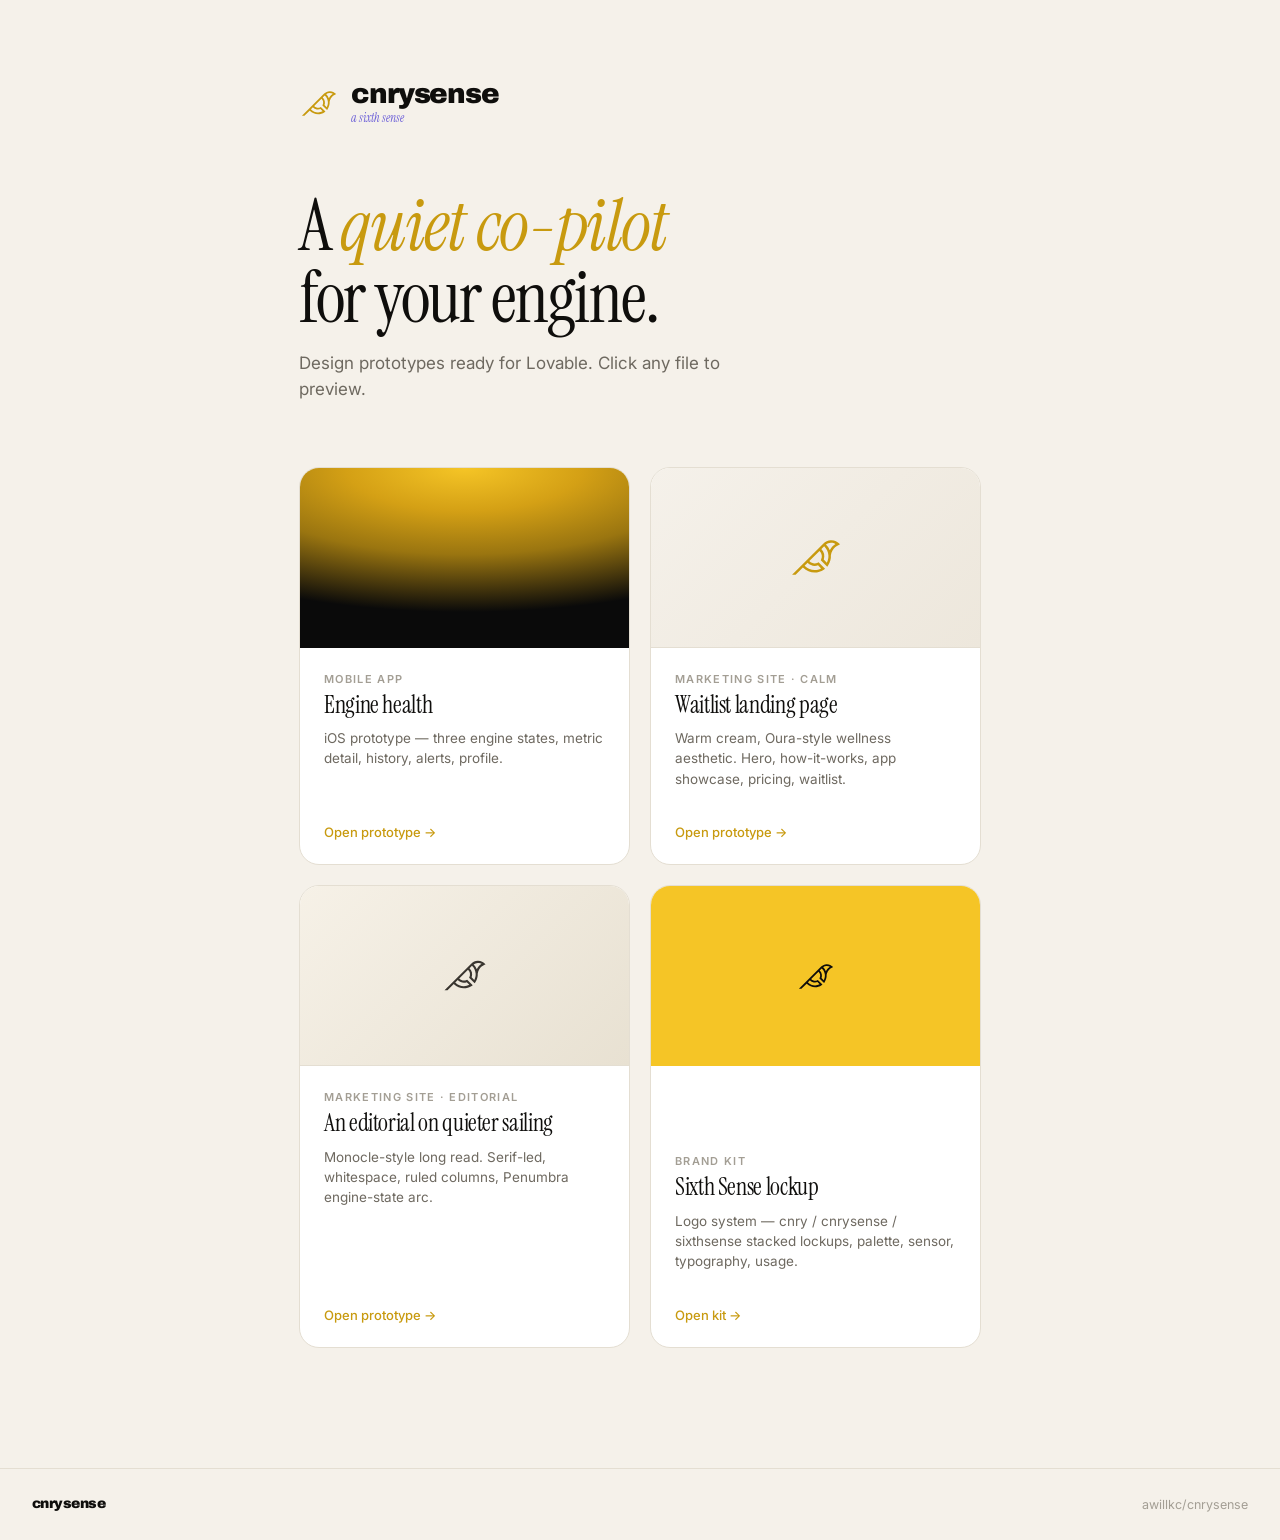
<file: index.html>
<!doctype html>
<html lang="en">
<head>
<meta charset="utf-8"/>
<meta name="viewport" content="width=device-width,initial-scale=1"/>
<title>cnrysense — project</title>
<link rel="preconnect" href="https://fonts.googleapis.com">
<link rel="preconnect" href="https://fonts.gstatic.com" crossorigin>
<link href="https://fonts.googleapis.com/css2?family=Archivo:wght@900&family=Instrument+Serif:ital@0;1&family=Inter:wght@400;500;600&display=swap" rel="stylesheet">
<style>
  :root { --ink:#0F0E0C; --bg:#F5F1EA; --line:#E4DED2; --canary:#F5C526; --canary-deep:#C89A0F; --dusk:#6B5ED8; }
  *, *::before, *::after { box-sizing: border-box; }
  body { margin: 0; background: var(--bg); color: var(--ink); font-family: 'Inter', system-ui, sans-serif; min-height: 100vh; display: flex; flex-direction: column; -webkit-font-smoothing: antialiased; }
  .wrap { max-width: 960px; margin: 0 auto; padding: 80px 32px 120px; flex: 1; }

  .brand { display: flex; align-items: center; gap: 12px; margin-bottom: 64px; }
  .brand svg { width: 40px; height: 31px; }
  .brand-text { display: flex; flex-direction: column; gap: 2px; }
  .lockup { font-family: 'Archivo', sans-serif; font-weight: 900; letter-spacing: -0.04em; text-transform: lowercase; font-size: 28px; line-height: 1; color: var(--ink); }
  .strapline { font-family: 'Instrument Serif', serif; font-style: italic; font-size: 12px; color: var(--dusk); }

  h1 { font-family: 'Instrument Serif', serif; font-size: clamp(40px, 6vw, 72px); font-weight: 400; letter-spacing: -0.025em; line-height: 1; margin: 0 0 16px; }
  h1 em { font-style: italic; color: var(--canary-deep); }
  .sub { font-size: 17px; color: #6E6960; margin: 0 0 64px; max-width: 480px; line-height: 1.55; }

  .grid { display: grid; grid-template-columns: repeat(auto-fill, minmax(280px, 1fr)); gap: 20px; }
  .card { background: #fff; border: 1px solid var(--line); border-radius: 20px; overflow: hidden; text-decoration: none; color: inherit; display: flex; flex-direction: column; transition: transform .2s, box-shadow .2s; }
  .card:hover { transform: translateY(-3px); box-shadow: 0 16px 40px -16px rgba(15,14,12,.2); }
  .card-thumb { height: 180px; display: flex; align-items: center; justify-content: center; font-size: 48px; }
  .card-thumb.app { background: radial-gradient(ellipse 120% 80% at 50% 0%, #F5C526 0%, #D4A015 30%, #9A7510 60%, #0A0A0A 100%); }
  .card-thumb.calm { background: linear-gradient(135deg, #F5F1EA 0%, #EDE7DC 100%); border-bottom: 1px solid var(--line); }
  .card-thumb.editorial { background: linear-gradient(135deg, #F6F1E7 0%, #E8E1D2 100%); border-bottom: 1px solid var(--line); }
  .card-thumb.brand { background: var(--canary); }
  .card-body { padding: 24px; flex: 1; display: flex; flex-direction: column; gap: 6px; }
  .card-tag { font-size: 11px; font-weight: 600; letter-spacing: 0.12em; text-transform: uppercase; color: #A39E94; }
  .card-title { font-family: 'Instrument Serif', serif; font-size: 24px; font-weight: 400; letter-spacing: -0.015em; line-height: 1.1; margin: 0; }
  .card-desc { font-size: 13.5px; color: #6E6960; line-height: 1.5; margin-top: 4px; }
  .card-arrow { margin-top: auto; padding-top: 16px; font-size: 13px; font-weight: 500; color: var(--canary-deep); display: flex; align-items: center; gap: 6px; }

  footer { border-top: 1px solid var(--line); padding: 28px 32px; display: flex; justify-content: space-between; align-items: center; font-size: 12.5px; color: #A39E94; }
</style>
</head>
<body>
<div class="wrap">
  <div class="brand">
    <svg viewBox="0 0 287 218"><path fill="#C89A0F" fill-rule="evenodd" d="M217.161,66.369 C216.096,68.197 215.13,70.071 214.22,71.97 C210.054,61.378 203.747,51.653 195.568,43.474 L194.719,42.625 C201.974,37.297 210.65,34.204 219.778,33.874 C229.531,33.539 237.463,36.38 243.081,39.444 C234.318,45.062 224.583,53.617 217.161,66.369 Z M199.037,135.577 L183.216,119.755 C189.908,101.702 185.553,81.128 171.734,67.31 L170.525,66.101 L175.198,61.427 L175.157,61.386 L185.29,51.252 L186.539,52.501 C198.505,64.468 205.784,80.321 207.051,97.16 L207.06,99.654 L207.204,99.792 C207.658,112.255 204.808,124.654 199.037,135.577 Z M101.378,137.662 C115.18,151.466 135.738,155.824 153.787,149.154 L169.618,164.985 C142.534,179.36 108.708,174.603 86.572,152.469 L85.331,151.228 L91.043,145.501 L91.084,145.541 L100.171,136.455 L101.378,137.662 Z M259.328,35.215 C254.156,30.73 239.888,20.356 219.316,21.121 C204.632,21.649 190.827,27.665 180.437,38.055 L20.819,197.673 L38.869,197.673 L76.295,160.248 L77.543,161.497 C93.682,177.636 115.083,185.948 136.626,185.947 C152.901,185.947 169.26,181.201 183.486,171.503 L189.853,167.163 L156.583,133.894 L152.508,135.847 C138.398,142.602 121.479,139.704 110.407,128.635 L109.198,127.427 L161.497,75.129 L162.705,76.337 C173.791,87.423 176.686,104.354 169.907,118.465 L167.948,122.544 L201.22,155.816 L205.561,149.451 C215.926,134.255 220.979,115.755 219.851,97.275 C221.032,88.524 223.833,80.294 228.189,72.785 C236.76,58.053 249.065,49.993 257.875,45.812 L266.718,41.631 L259.328,35.215 Z"/></svg>
    <div class="brand-text">
      <span class="lockup">cnrysense</span>
      <span class="strapline">a sixth sense</span>
    </div>
  </div>

  <h1>A <em>quiet co-pilot</em><br>for your engine.</h1>
  <p class="sub">Design prototypes ready for Lovable. Click any file to preview.</p>

  <div class="grid">
    <a class="card" href="CNRY.html">
      <div class="card-thumb app"></div>
      <div class="card-body">
        <div class="card-tag">Mobile App</div>
        <h2 class="card-title">Engine health</h2>
        <p class="card-desc">iOS prototype — three engine states, metric detail, history, alerts, profile.</p>
        <div class="card-arrow">Open prototype →</div>
      </div>
    </a>
    <a class="card" href="marketing-calm.html">
      <div class="card-thumb calm">
        <svg viewBox="0 0 287 218" width="56" height="43"><path fill="#C89A0F" fill-rule="evenodd" d="M217.161,66.369 C216.096,68.197 215.13,70.071 214.22,71.97 C210.054,61.378 203.747,51.653 195.568,43.474 L194.719,42.625 C201.974,37.297 210.65,34.204 219.778,33.874 C229.531,33.539 237.463,36.38 243.081,39.444 C234.318,45.062 224.583,53.617 217.161,66.369 Z M199.037,135.577 L183.216,119.755 C189.908,101.702 185.553,81.128 171.734,67.31 L170.525,66.101 L175.198,61.427 L175.157,61.386 L185.29,51.252 L186.539,52.501 C198.505,64.468 205.784,80.321 207.051,97.16 L207.06,99.654 L207.204,99.792 C207.658,112.255 204.808,124.654 199.037,135.577 Z M101.378,137.662 C115.18,151.466 135.738,155.824 153.787,149.154 L169.618,164.985 C142.534,179.36 108.708,174.603 86.572,152.469 L85.331,151.228 L91.043,145.501 L91.084,145.541 L100.171,136.455 L101.378,137.662 Z M259.328,35.215 C254.156,30.73 239.888,20.356 219.316,21.121 C204.632,21.649 190.827,27.665 180.437,38.055 L20.819,197.673 L38.869,197.673 L76.295,160.248 L77.543,161.497 C93.682,177.636 115.083,185.948 136.626,185.947 C152.901,185.947 169.26,181.201 183.486,171.503 L189.853,167.163 L156.583,133.894 L152.508,135.847 C138.398,142.602 121.479,139.704 110.407,128.635 L109.198,127.427 L161.497,75.129 L162.705,76.337 C173.791,87.423 176.686,104.354 169.907,118.465 L167.948,122.544 L201.22,155.816 L205.561,149.451 C215.926,134.255 220.979,115.755 219.851,97.275 C221.032,88.524 223.833,80.294 228.189,72.785 C236.76,58.053 249.065,49.993 257.875,45.812 L266.718,41.631 L259.328,35.215 Z"/></svg>
      </div>
      <div class="card-body">
        <div class="card-tag">Marketing Site · Calm</div>
        <h2 class="card-title">Waitlist landing page</h2>
        <p class="card-desc">Warm cream, Oura-style wellness aesthetic. Hero, how-it-works, app showcase, pricing, waitlist.</p>
        <div class="card-arrow">Open prototype →</div>
      </div>
    </a>
    <a class="card" href="marketing-editorial.html">
      <div class="card-thumb editorial">
        <svg viewBox="0 0 287 218" width="48" height="37"><path fill="#3A3630" fill-rule="evenodd" d="M217.161,66.369 C216.096,68.197 215.13,70.071 214.22,71.97 C210.054,61.378 203.747,51.653 195.568,43.474 L194.719,42.625 C201.974,37.297 210.65,34.204 219.778,33.874 C229.531,33.539 237.463,36.38 243.081,39.444 C234.318,45.062 224.583,53.617 217.161,66.369 Z M199.037,135.577 L183.216,119.755 C189.908,101.702 185.553,81.128 171.734,67.31 L170.525,66.101 L175.198,61.427 L175.157,61.386 L185.29,51.252 L186.539,52.501 C198.505,64.468 205.784,80.321 207.051,97.16 L207.06,99.654 L207.204,99.792 C207.658,112.255 204.808,124.654 199.037,135.577 Z M101.378,137.662 C115.18,151.466 135.738,155.824 153.787,149.154 L169.618,164.985 C142.534,179.36 108.708,174.603 86.572,152.469 L85.331,151.228 L91.043,145.501 L91.084,145.541 L100.171,136.455 L101.378,137.662 Z M259.328,35.215 C254.156,30.73 239.888,20.356 219.316,21.121 C204.632,21.649 190.827,27.665 180.437,38.055 L20.819,197.673 L38.869,197.673 L76.295,160.248 L77.543,161.497 C93.682,177.636 115.083,185.948 136.626,185.947 C152.901,185.947 169.26,181.201 183.486,171.503 L189.853,167.163 L156.583,133.894 L152.508,135.847 C138.398,142.602 121.479,139.704 110.407,128.635 L109.198,127.427 L161.497,75.129 L162.705,76.337 C173.791,87.423 176.686,104.354 169.907,118.465 L167.948,122.544 L201.22,155.816 L205.561,149.451 C215.926,134.255 220.979,115.755 219.851,97.275 C221.032,88.524 223.833,80.294 228.189,72.785 C236.76,58.053 249.065,49.993 257.875,45.812 L266.718,41.631 L259.328,35.215 Z"/></svg>
      </div>
      <div class="card-body">
        <div class="card-tag">Marketing Site · Editorial</div>
        <h2 class="card-title">An editorial on quieter sailing</h2>
        <p class="card-desc">Monocle-style long read. Serif-led, whitespace, ruled columns, Penumbra engine-state arc.</p>
        <div class="card-arrow">Open prototype →</div>
      </div>
    </a>
    <a class="card" href="brand-kit.html">
      <div class="card-thumb brand">
        <svg viewBox="0 0 287 218" width="52" height="40"><path fill="#0F0E0C" fill-rule="evenodd" d="M217.161,66.369 C216.096,68.197 215.13,70.071 214.22,71.97 C210.054,61.378 203.747,51.653 195.568,43.474 L194.719,42.625 C201.974,37.297 210.65,34.204 219.778,33.874 C229.531,33.539 237.463,36.38 243.081,39.444 C234.318,45.062 224.583,53.617 217.161,66.369 Z M199.037,135.577 L183.216,119.755 C189.908,101.702 185.553,81.128 171.734,67.31 L170.525,66.101 L175.198,61.427 L175.157,61.386 L185.29,51.252 L186.539,52.501 C198.505,64.468 205.784,80.321 207.051,97.16 L207.06,99.654 L207.204,99.792 C207.658,112.255 204.808,124.654 199.037,135.577 Z M101.378,137.662 C115.18,151.466 135.738,155.824 153.787,149.154 L169.618,164.985 C142.534,179.36 108.708,174.603 86.572,152.469 L85.331,151.228 L91.043,145.501 L91.084,145.541 L100.171,136.455 L101.378,137.662 Z M259.328,35.215 C254.156,30.73 239.888,20.356 219.316,21.121 C204.632,21.649 190.827,27.665 180.437,38.055 L20.819,197.673 L38.869,197.673 L76.295,160.248 L77.543,161.497 C93.682,177.636 115.083,185.948 136.626,185.947 C152.901,185.947 169.26,181.201 183.486,171.503 L189.853,167.163 L156.583,133.894 L152.508,135.847 C138.398,142.602 121.479,139.704 110.407,128.635 L109.198,127.427 L161.497,75.129 L162.705,76.337 C173.791,87.423 176.686,104.354 169.907,118.465 L167.948,122.544 L201.22,155.816 L205.561,149.451 C215.926,134.255 220.979,115.755 219.851,97.275 C221.032,88.524 223.833,80.294 228.189,72.785 C236.76,58.053 249.065,49.993 257.875,45.812 L266.718,41.631 L259.328,35.215 Z"/></svg>
      </div>
      <div class="card-body">
        <div class="card-tag">Brand Kit</div>
        <h2 class="card-title">Sixth Sense lockup</h2>
        <p class="card-desc">Logo system — cnry / cnrysense / sixthsense stacked lockups, palette, sensor, typography, usage.</p>
        <div class="card-arrow">Open kit →</div>
      </div>
    </a>
  </div>
</div>
<footer>
  <span class="lockup" style="font-size:14px">cnrysense</span>
  <span>awillkc/cnrysense</span>
</footer>
</body>
</html>
</file>
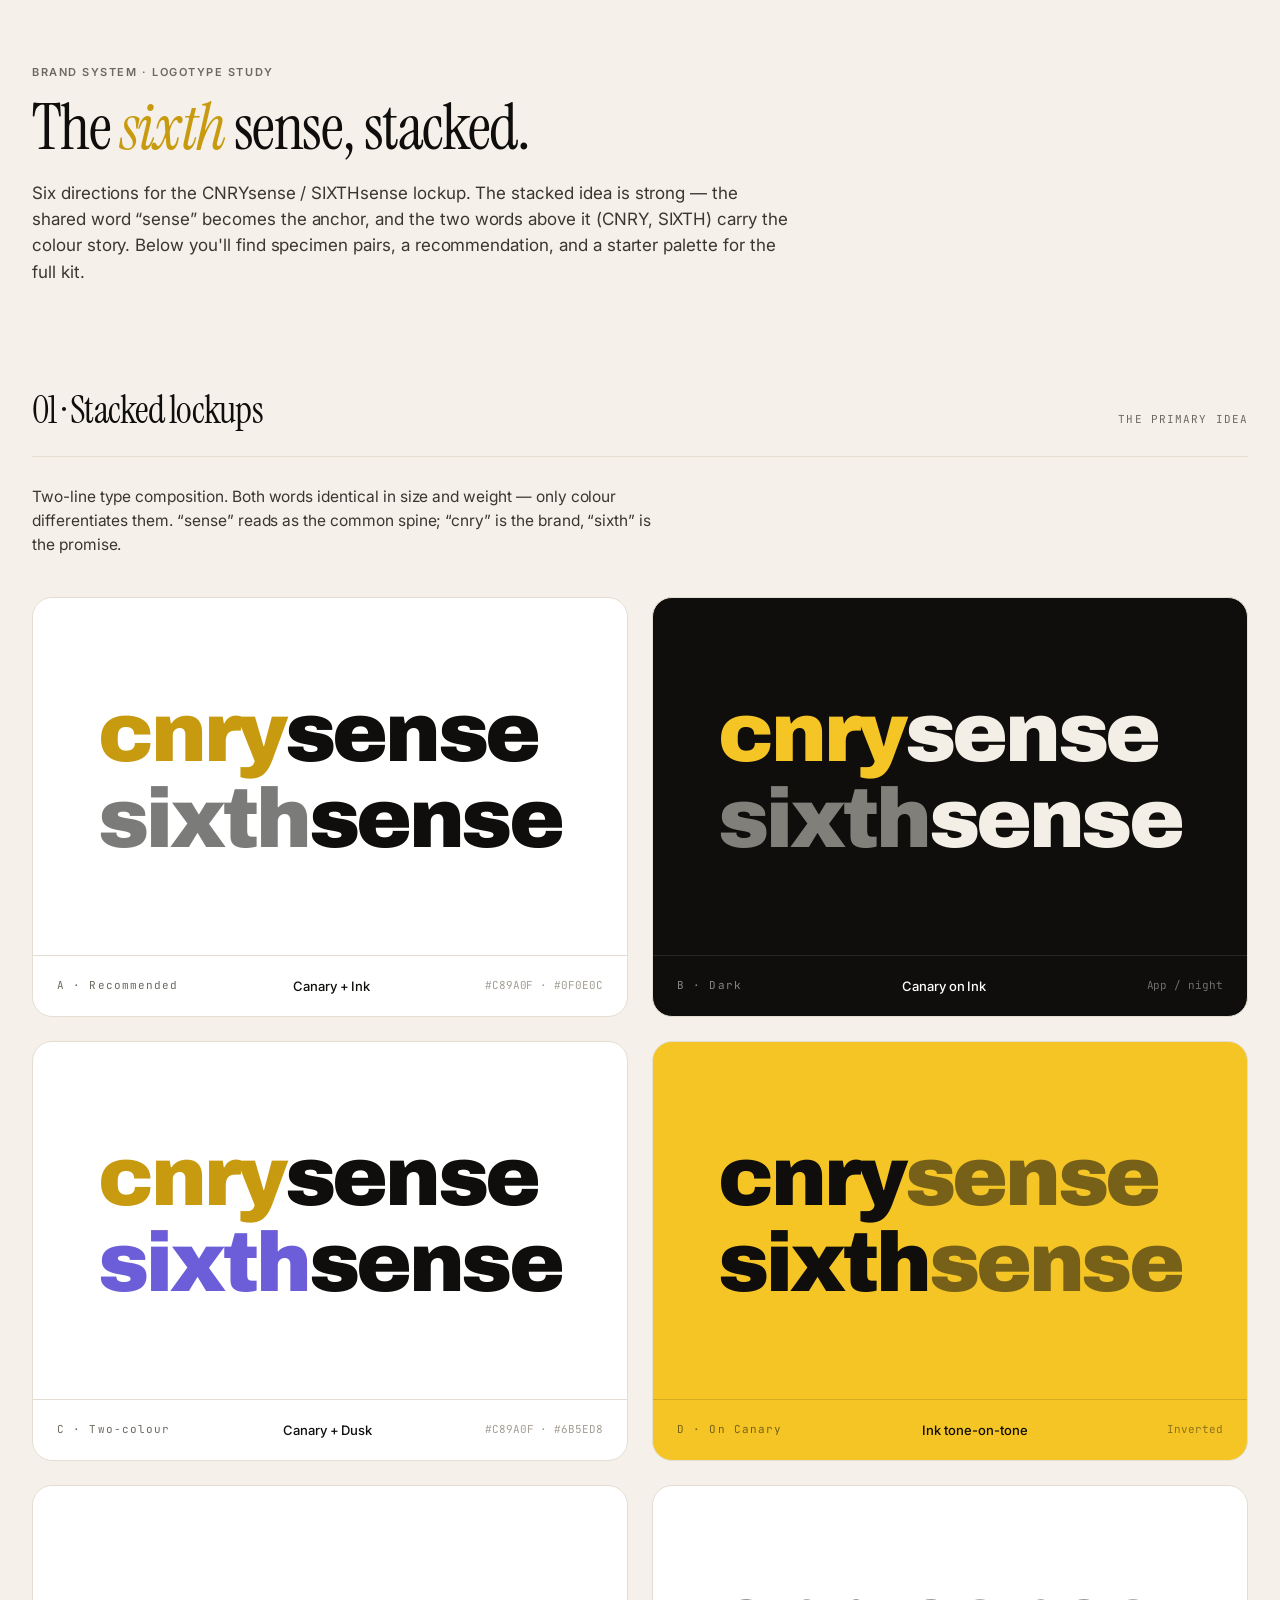
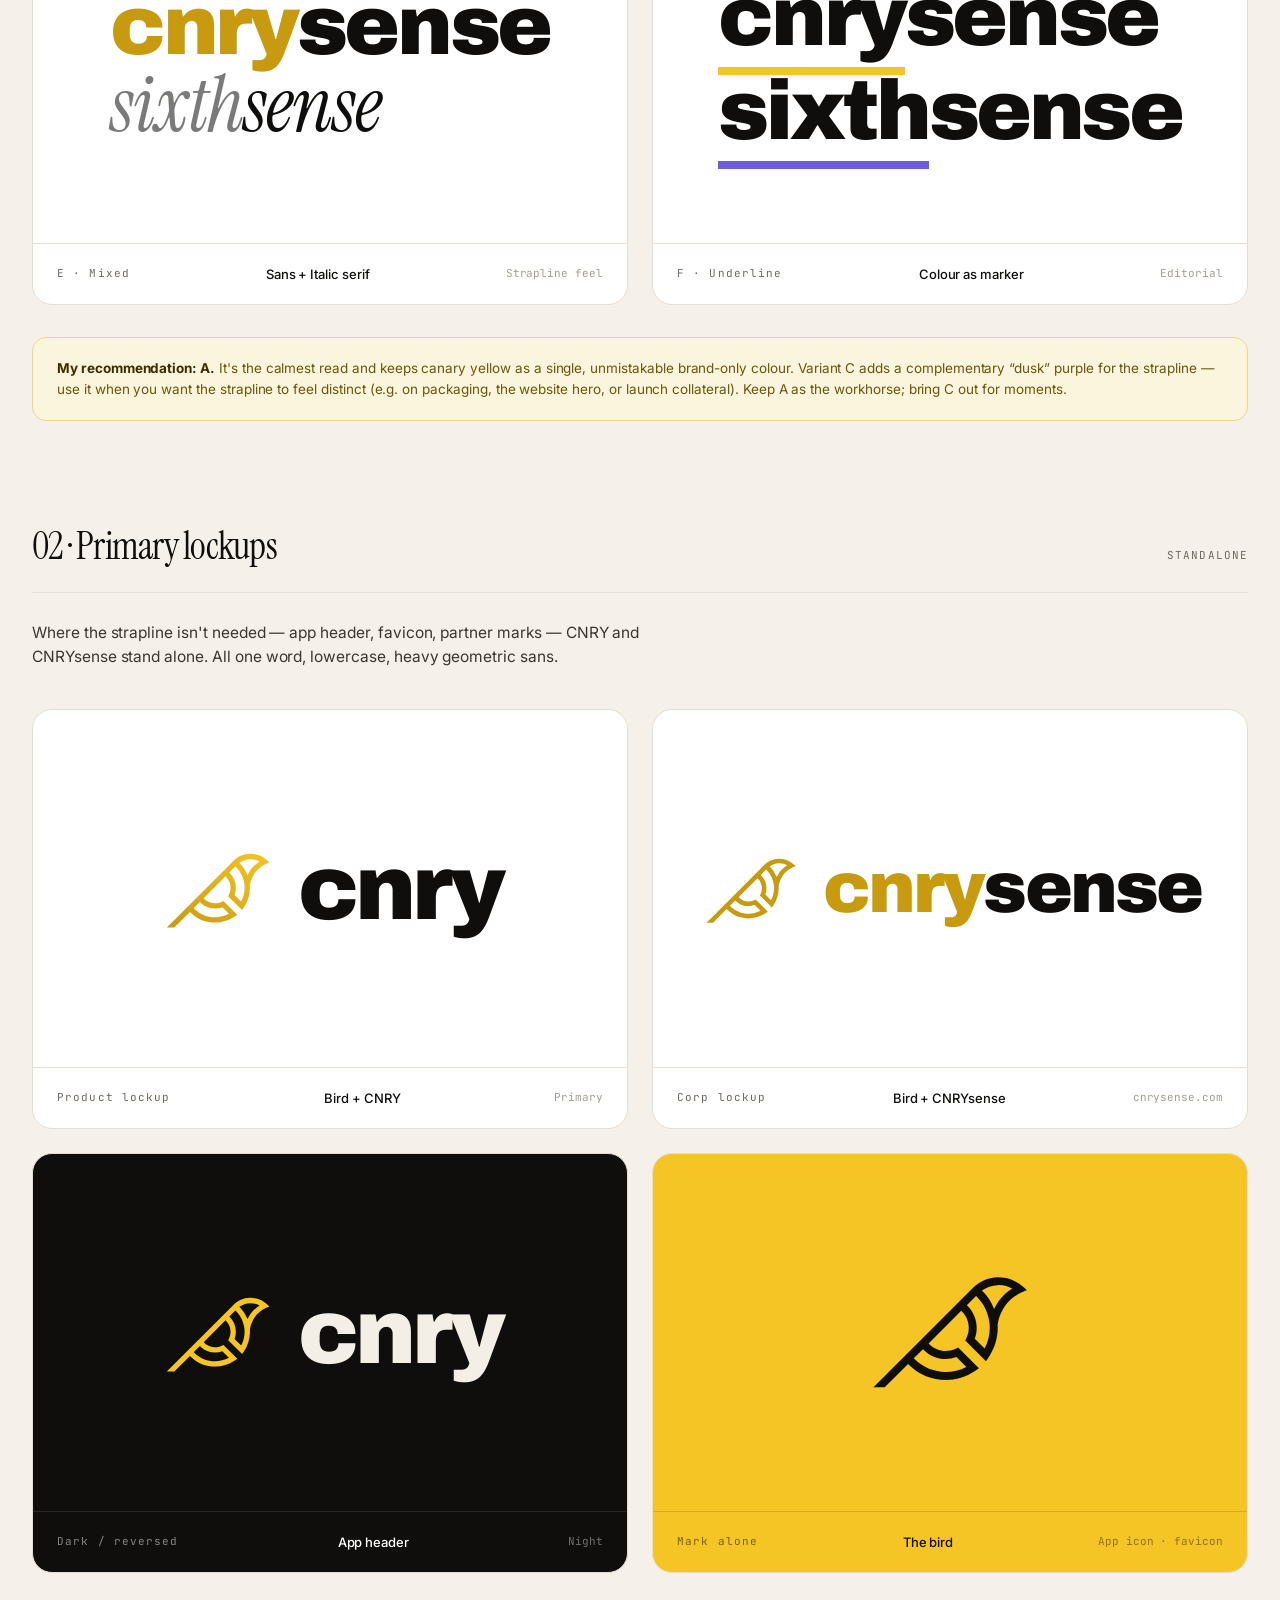
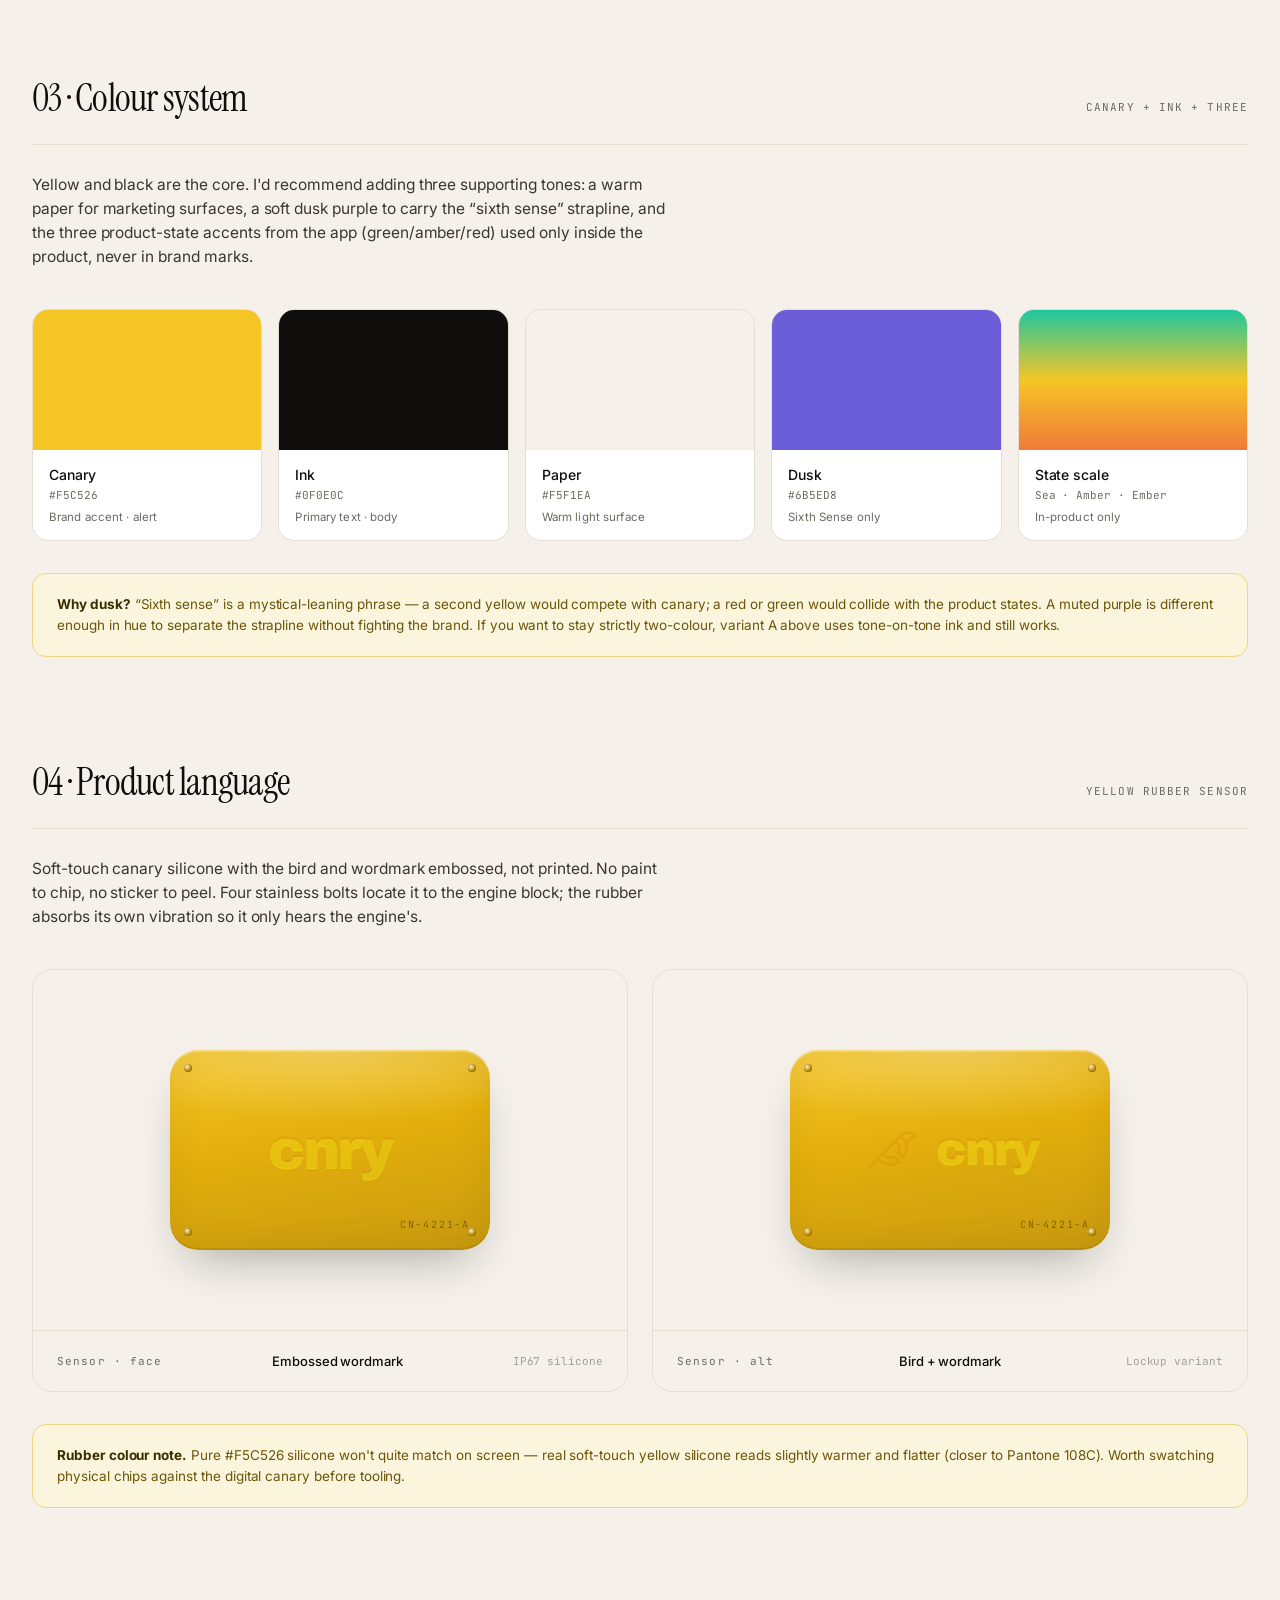
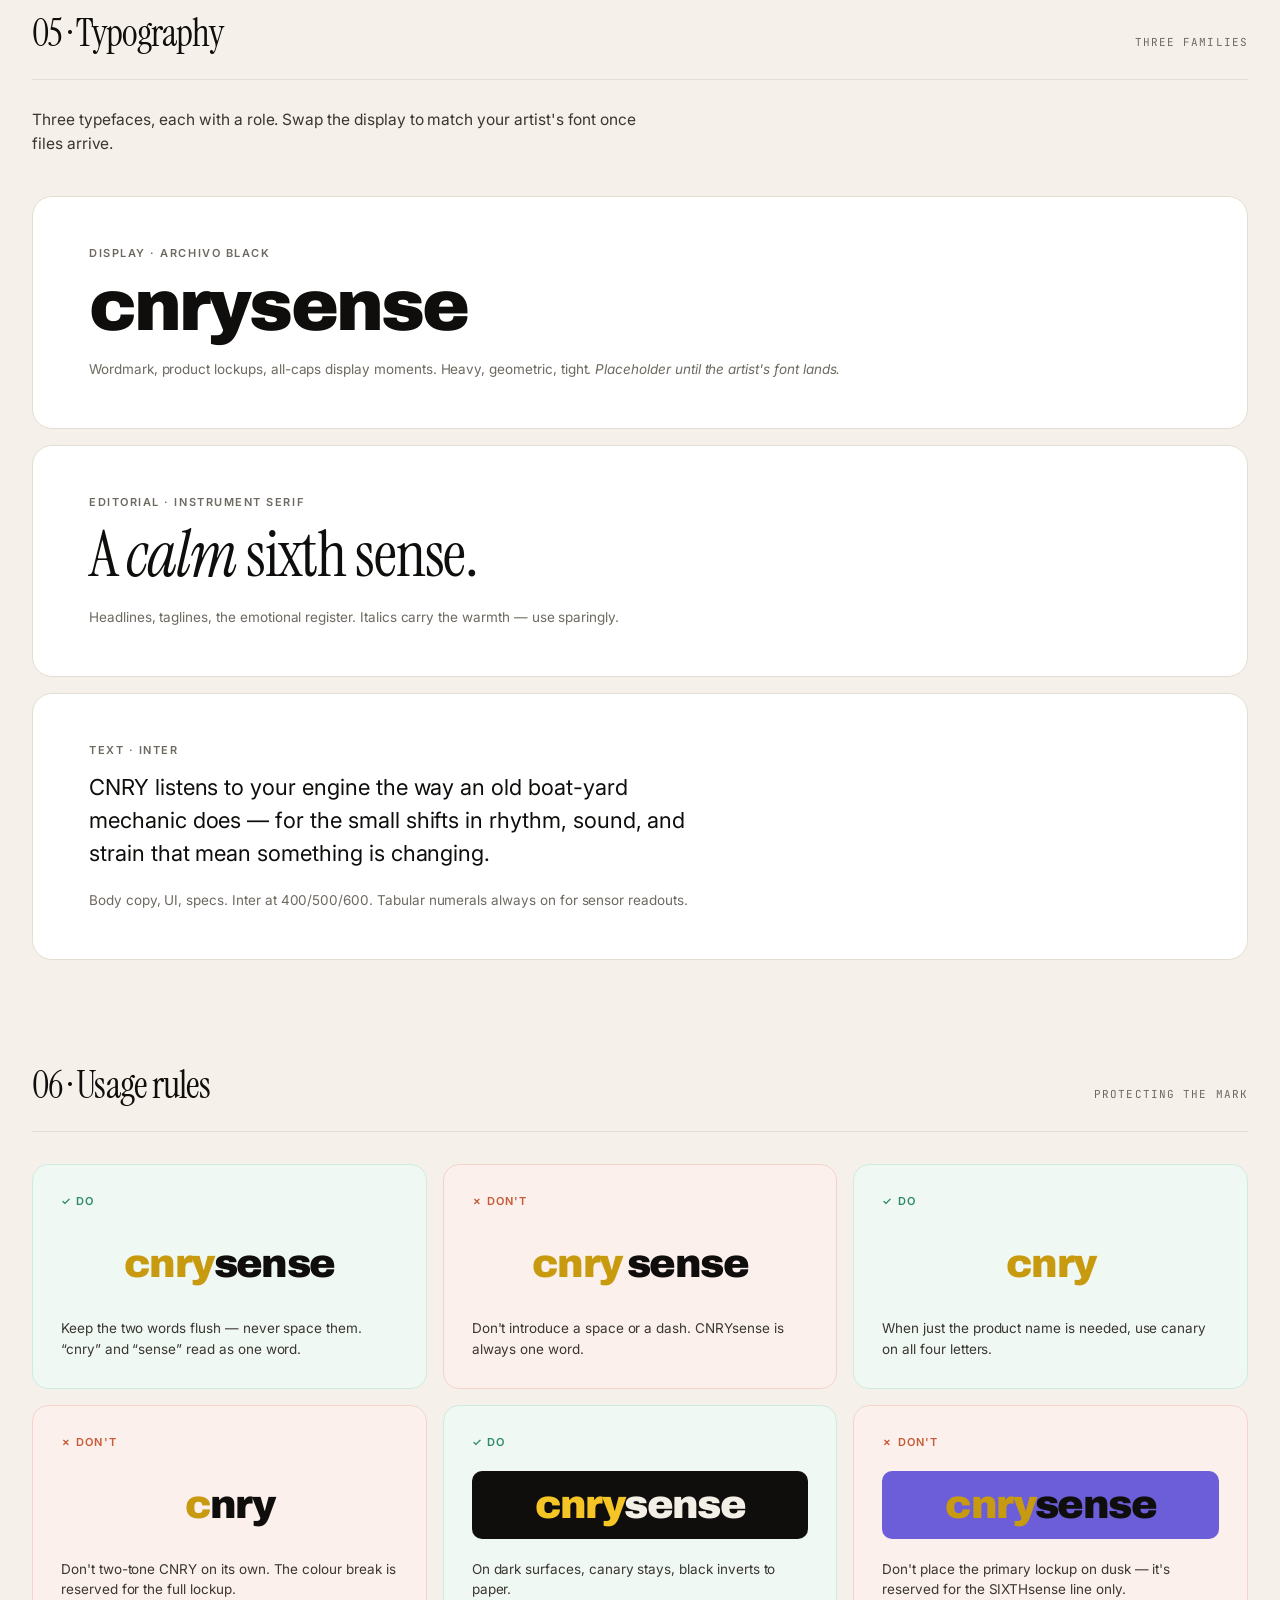
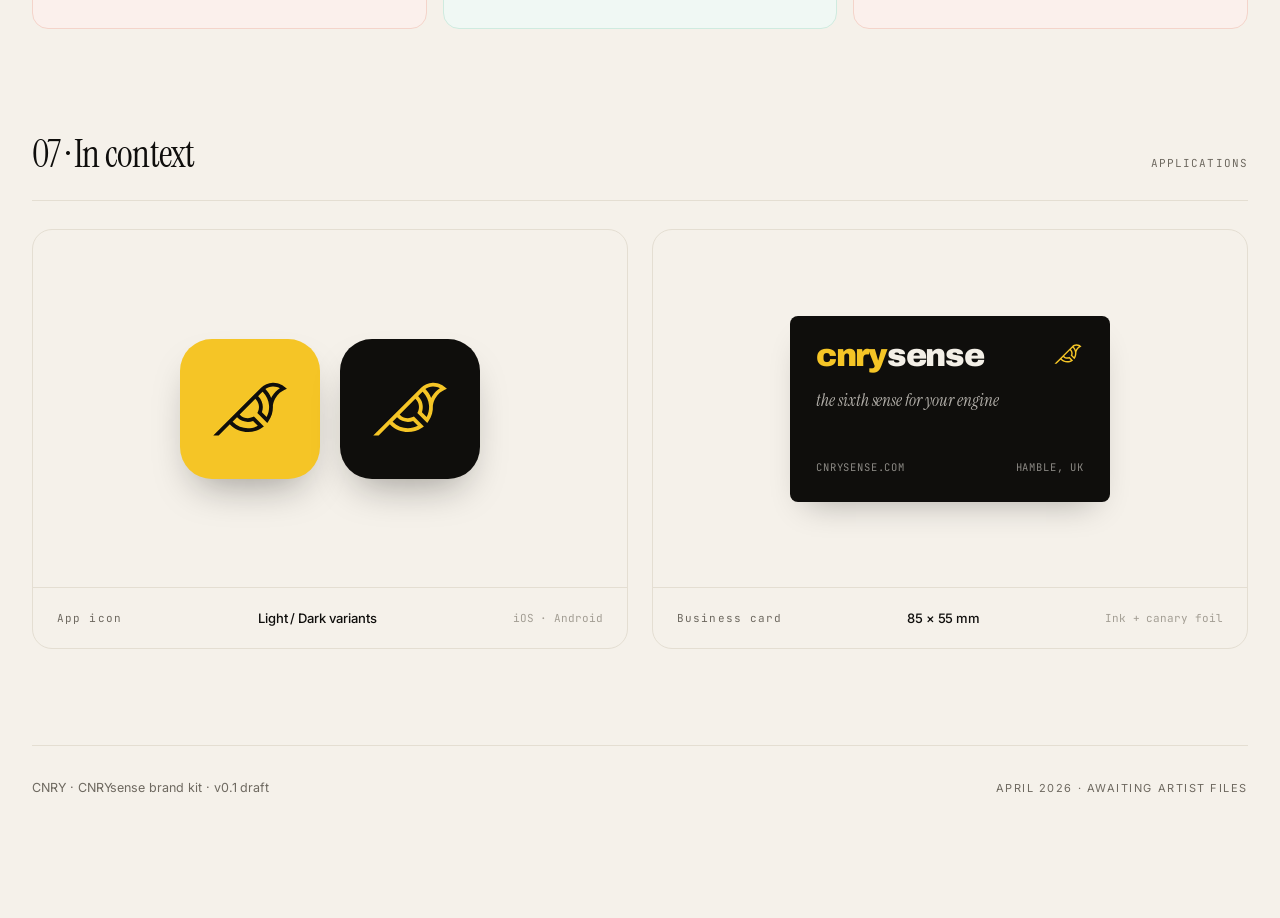
<file: brand-kit.html>
<!doctype html>
<html lang="en">
<head>
<meta charset="utf-8"/>
<meta name="viewport" content="width=device-width,initial-scale=1"/>
<title>CNRY — Sixth Sense lockup exploration</title>
<link rel="preconnect" href="https://fonts.googleapis.com">
<link rel="preconnect" href="https://fonts.gstatic.com" crossorigin>
<link href="https://fonts.googleapis.com/css2?family=Instrument+Serif:ital@0;1&family=Inter:wght@300;400;500;600;700;800&family=JetBrains+Mono:wght@400;500&family=Archivo:wght@400;500;600;700;800;900&family=Space+Grotesk:wght@400;500;600;700&display=swap" rel="stylesheet">
<style>
  :root {
    --bg:#F5F1EA;
    --paper:#FFFFFF;
    --ink:#0F0E0C;
    --ink-2:#3A3630;
    --ink-3:#6E6960;
    --ink-4:#A39E94;
    --line:#E4DED2;
    --canary:#F5C526;
    --canary-deep:#C89A0F;
    --sea:#1DC79F;      /* supporting — Healthy state */
    --dusk:#6B5ED8;     /* supporting — "sixth sense" mystical tone */
  }
  *,*::before,*::after{box-sizing:border-box}
  body{margin:0;background:var(--bg);color:var(--ink);
    font-family:'Inter',system-ui,sans-serif;
    font-size:15.5px;line-height:1.55;letter-spacing:-0.003em;
    -webkit-font-smoothing:antialiased;
  }
  .wrap{max-width:1280px;margin:0 auto;padding:64px 32px 120px}
  .caps{font-size:11px;font-weight:600;letter-spacing:0.14em;text-transform:uppercase;color:var(--ink-3)}
  .serif{font-family:'Instrument Serif',Georgia,serif;font-weight:400;letter-spacing:-0.015em}

  /* page head */
  .head{margin-bottom:64px;max-width:760px}
  .head h1{font-family:'Instrument Serif',serif;font-size:64px;line-height:.98;letter-spacing:-0.025em;margin:16px 0 20px;font-weight:400}
  .head h1 em{font-style:italic;color:var(--canary-deep)}
  .head p{font-size:17px;color:var(--ink-2);margin:0;text-wrap:pretty}

  /* section */
  .section{margin-top:96px}
  .section-head{display:flex;align-items:baseline;justify-content:space-between;gap:24px;margin-bottom:28px;padding-bottom:16px;border-bottom:1px solid var(--line)}
  .section-head h2{font-family:'Instrument Serif',serif;font-size:38px;letter-spacing:-0.02em;margin:0;font-weight:400}
  .section-head .tag{font-family:'JetBrains Mono',monospace;font-size:11px;color:var(--ink-3);letter-spacing:0.1em}
  .section-intro{max-width:640px;color:var(--ink-2);margin-bottom:40px;text-wrap:pretty}

  /* specimen card */
  .grid{display:grid;grid-template-columns:repeat(2,1fr);gap:24px}
  @media (max-width:820px){.grid{grid-template-columns:1fr}}
  .card{
    background:var(--paper);border:1px solid var(--line);border-radius:20px;
    overflow:hidden;display:flex;flex-direction:column;min-height:420px;
  }
  .card.dark{background:var(--ink);color:#F3EFE7}
  .card.canary{background:var(--canary)}
  .card.paper{background:var(--bg)}
  .card.dusk{background:var(--dusk);color:#fff}
  .card .stage{flex:1;display:flex;align-items:center;justify-content:center;padding:56px 40px;position:relative}
  .card .meta{padding:20px 24px;border-top:1px solid var(--line);display:flex;justify-content:space-between;align-items:center;gap:16px;font-size:13px}
  .card.dark .meta{border-top-color:rgba(255,255,255,.1)}
  .card.canary .meta{border-top-color:rgba(15,14,12,.14)}
  .card.dusk .meta{border-top-color:rgba(255,255,255,.15)}
  .card .meta .label{font-family:'JetBrains Mono',monospace;font-size:11px;letter-spacing:0.1em;color:var(--ink-3)}
  .card.dark .meta .label{color:rgba(255,255,255,.5)}
  .card.canary .meta .label{color:rgba(15,14,12,.55)}
  .card.dusk .meta .label{color:rgba(255,255,255,.6)}
  .card .meta .name{font-weight:500}
  .card .meta .num{font-family:'JetBrains Mono',monospace;font-size:11px;color:var(--ink-4)}
  .card.dark .meta .num{color:rgba(255,255,255,.4)}
  .card.canary .meta .num{color:rgba(15,14,12,.45)}
  .card.dusk .meta .num{color:rgba(255,255,255,.5)}

  /* ─── LOCKUP TYPOGRAPHY ─────────────────────────
     We use Archivo Black for the heavy, geometric "sensory" wordmark
     (tight, single-word, reads as one unit). Space Grotesk as an alt.
     For the "stacked" variants, both words share the same weight/size
     so the only difference is colour — which is the design idea. */
  .lk{
    font-family:'Archivo',sans-serif;font-weight:900;
    letter-spacing:-0.04em;
    text-transform:lowercase;
    line-height:.9;
    display:inline-block;
  }
  .lk.alt{font-family:'Space Grotesk',sans-serif;font-weight:700;letter-spacing:-0.035em}
  .lk.serif-alt{font-family:'Instrument Serif',serif;font-weight:400;letter-spacing:-0.02em;text-transform:lowercase;font-style:italic}

  /* colours for CNRY / SIXTH / sense */
  .c-canary{color:var(--canary)}
  .c-canary-deep{color:var(--canary-deep)}
  .c-ink{color:var(--ink)}
  .c-dusk{color:var(--dusk)}
  .c-sea{color:var(--sea)}
  .c-paper{color:var(--bg)}
  .c-white{color:#fff}
  .c-ink-soft{color:rgba(15,14,12,.55)}
  .c-white-soft{color:rgba(255,255,255,.55)}
  .c-canary-soft{color:rgba(245,197,38,.6)}

  /* stacked lockup — the primary idea */
  .stack{display:flex;flex-direction:column;align-items:flex-start;gap:0}
  .stack .row{display:flex;align-items:baseline;gap:0}
  .stack.centre{align-items:center}

  /* mark */
  .mark{display:inline-block;vertical-align:middle}

  /* one-liner lockup */
  .line{display:inline-flex;align-items:baseline;gap:0}

  /* product sensor mock */
  .sensor-mock{
    width:320px;height:200px;border-radius:28px;
    background:
      radial-gradient(ellipse 140% 60% at 50% 0%, rgba(255,255,255,.25), transparent 60%),
      linear-gradient(170deg,#F5C526 0%,#E3AF0C 45%,#C89A0F 100%);
    position:relative;overflow:hidden;
    box-shadow:
      inset 0 2px 0 rgba(255,255,255,.3),
      inset 0 -2px 0 rgba(0,0,0,.08),
      inset 0 0 40px rgba(0,0,0,.06),
      0 24px 50px -20px rgba(15,14,12,.35);
  }
  /* embossed wordmark */
  .emboss{
    position:absolute;left:50%;top:50%;transform:translate(-50%,-50%);
    font-family:'Archivo',sans-serif;font-weight:900;
    font-size:56px;letter-spacing:-0.04em;color:transparent;
    text-shadow:
      0 1px 0 rgba(255,255,255,.4),
      0 -1px 1px rgba(0,0,0,.18),
      0 2px 3px rgba(0,0,0,.08);
    mix-blend-mode:overlay;opacity:.9;
  }
  .sensor-mock .sub{
    position:absolute;bottom:18px;right:20px;font-family:'JetBrains Mono',monospace;
    font-size:10px;letter-spacing:0.18em;color:rgba(15,14,12,.4);
  }
  .sensor-mock .screw{position:absolute;width:8px;height:8px;border-radius:4px;
    background:radial-gradient(circle at 35% 30%,#fff0b8,#b9890a 60%,#8d6500);
    box-shadow:inset 0 0 2px rgba(0,0,0,.3)}
  .sensor-mock .s1{top:14px;left:14px}.sensor-mock .s2{top:14px;right:14px}
  .sensor-mock .s3{bottom:14px;left:14px}.sensor-mock .s4{bottom:14px;right:14px}

  /* app icon mock */
  .app-icon{
    width:140px;height:140px;border-radius:32px;
    background:var(--ink);
    display:flex;align-items:center;justify-content:center;
    box-shadow:0 20px 40px -16px rgba(15,14,12,.4);
  }
  .app-icon.canary{background:var(--canary)}

  /* color chips */
  .palette{display:grid;grid-template-columns:repeat(5,1fr);gap:16px;margin-top:40px}
  @media (max-width:820px){.palette{grid-template-columns:repeat(2,1fr)}}
  .swatch{border-radius:16px;overflow:hidden;border:1px solid var(--line)}
  .swatch .chip{height:140px}
  .swatch .info{padding:14px 16px;background:var(--paper)}
  .swatch .info .name{font-weight:500;font-size:14px;margin-bottom:2px}
  .swatch .info .hex{font-family:'JetBrains Mono',monospace;font-size:11px;color:var(--ink-3)}
  .swatch .info .use{font-size:11.5px;color:var(--ink-3);margin-top:4px;letter-spacing:0.01em}

  /* usage board */
  .usage{display:grid;grid-template-columns:repeat(3,1fr);gap:16px;margin-top:32px}
  @media (max-width:820px){.usage{grid-template-columns:1fr}}
  .usage-card{padding:28px;border-radius:16px;background:var(--paper);border:1px solid var(--line);min-height:220px;display:flex;flex-direction:column;justify-content:space-between;gap:20px}
  .usage-card.no{border-color:#F4D4CA;background:#FBF0EC}
  .usage-card.yes{border-color:#CFEBDF;background:#F0F8F4}
  .usage-card .tag{display:inline-flex;align-items:center;gap:6px;font-size:11px;font-weight:600;letter-spacing:0.1em;text-transform:uppercase}
  .usage-card.yes .tag{color:#2F8A6B}
  .usage-card.no .tag{color:#C75A37}
  .usage-card p{margin:0;font-size:13.5px;color:var(--ink-2);line-height:1.55}
  .usage-card .demo{flex:1;display:flex;align-items:center;justify-content:center;padding:16px 0}

  .callout{padding:20px 24px;border-radius:14px;background:#FBF5DD;border:1px solid #EDD77E;font-size:13.5px;color:#6A560A;margin:32px 0}
  .callout strong{color:#3A2E00}

  /* bird mark */
  .bird{display:inline-block;vertical-align:middle}
</style>
</head>
<body>

<div class="wrap">

  <div class="head">
    <div class="caps">Brand system · Logotype study</div>
    <h1>The <em>sixth</em> sense, stacked.</h1>
    <p>Six directions for the CNRYsense / SIXTHsense lockup. The stacked idea is strong — the shared word “sense” becomes the anchor, and the two words above it (CNRY, SIXTH) carry the colour story. Below you'll find specimen pairs, a recommendation, and a starter palette for the full kit.</p>
  </div>

  <!-- ─── SECTION 1: STACKED LOCKUP ─────────────────────────── -->
  <div class="section">
    <div class="section-head">
      <h2>01 · Stacked lockups</h2>
      <span class="tag">THE PRIMARY IDEA</span>
    </div>
    <p class="section-intro">Two-line type composition. Both words identical in size and weight — only colour differentiates them. “sense” reads as the common spine; “cnry” is the brand, “sixth” is the promise.</p>

    <div class="grid">

      <!-- A: Canary + Ink on Paper -->
      <div class="card">
        <div class="stage">
          <div class="stack">
            <div class="row"><span class="lk" style="font-size:84px"><span class="c-canary-deep">cnry</span><span class="c-ink">sense</span></span></div>
            <div class="row" style="margin-top:10px"><span class="lk" style="font-size:84px"><span class="c-ink-soft">sixth</span><span class="c-ink">sense</span></span></div>
          </div>
        </div>
        <div class="meta"><span class="label">A · Recommended</span><span class="name">Canary + Ink</span><span class="num">#C89A0F · #0F0E0C</span></div>
      </div>

      <!-- B: On Dark -->
      <div class="card dark">
        <div class="stage">
          <div class="stack">
            <div class="row"><span class="lk" style="font-size:84px"><span class="c-canary">cnry</span><span style="color:#F3EFE7">sense</span></span></div>
            <div class="row" style="margin-top:10px"><span class="lk" style="font-size:84px"><span style="color:rgba(243,239,231,.5)">sixth</span><span style="color:#F3EFE7">sense</span></span></div>
          </div>
        </div>
        <div class="meta"><span class="label">B · Dark</span><span class="name" style="color:#fff">Canary on Ink</span><span class="num">App / night</span></div>
      </div>

      <!-- C: Dusk sixth -->
      <div class="card">
        <div class="stage">
          <div class="stack">
            <div class="row"><span class="lk" style="font-size:84px"><span class="c-canary-deep">cnry</span><span class="c-ink">sense</span></span></div>
            <div class="row" style="margin-top:10px"><span class="lk" style="font-size:84px"><span class="c-dusk">sixth</span><span class="c-ink">sense</span></span></div>
          </div>
        </div>
        <div class="meta"><span class="label">C · Two-colour</span><span class="name">Canary + Dusk</span><span class="num">#C89A0F · #6B5ED8</span></div>
      </div>

      <!-- D: Tone-on-tone canary -->
      <div class="card canary">
        <div class="stage">
          <div class="stack">
            <div class="row"><span class="lk" style="font-size:84px"><span class="c-ink">cnry</span><span class="c-ink-soft">sense</span></span></div>
            <div class="row" style="margin-top:10px"><span class="lk" style="font-size:84px"><span class="c-ink">sixth</span><span class="c-ink-soft">sense</span></span></div>
          </div>
        </div>
        <div class="meta"><span class="label">D · On Canary</span><span class="name">Ink tone-on-tone</span><span class="num">Inverted</span></div>
      </div>

      <!-- E: Serif italic SIXTHsense -->
      <div class="card">
        <div class="stage">
          <div class="stack">
            <div class="row"><span class="lk" style="font-size:84px"><span class="c-canary-deep">cnry</span><span class="c-ink">sense</span></span></div>
            <div class="row" style="margin-top:6px">
              <span class="serif" style="font-size:78px;font-style:italic;line-height:.9">
                <span class="c-ink" style="opacity:.55">sixth</span><span class="c-ink">sense</span>
              </span>
            </div>
          </div>
        </div>
        <div class="meta"><span class="label">E · Mixed</span><span class="name">Sans + Italic serif</span><span class="num">Strapline feel</span></div>
      </div>

      <!-- F: Underline version -->
      <div class="card">
        <div class="stage">
          <div class="stack">
            <div class="row"><span class="lk" style="font-size:84px"><span class="c-ink" style="border-bottom:8px solid var(--canary);padding-bottom:4px">cnry</span><span class="c-ink">sense</span></span></div>
            <div class="row" style="margin-top:18px"><span class="lk" style="font-size:84px"><span class="c-ink" style="border-bottom:8px solid var(--dusk);padding-bottom:4px">sixth</span><span class="c-ink">sense</span></span></div>
          </div>
        </div>
        <div class="meta"><span class="label">F · Underline</span><span class="name">Colour as marker</span><span class="num">Editorial</span></div>
      </div>

    </div>

    <div class="callout">
      <strong>My recommendation: A.</strong> It's the calmest read and keeps canary yellow as a single, unmistakable brand-only colour. Variant C adds a complementary “dusk” purple for the strapline — use it when you want the strapline to feel distinct (e.g. on packaging, the website hero, or launch collateral). Keep A as the workhorse; bring C out for moments.
    </div>
  </div>

  <!-- ─── SECTION 2: PRIMARY LOCKUPS ─────────────────────────── -->
  <div class="section">
    <div class="section-head">
      <h2>02 · Primary lockups</h2>
      <span class="tag">STANDALONE</span>
    </div>
    <p class="section-intro">Where the strapline isn't needed — app header, favicon, partner marks — CNRY and CNRYsense stand alone. All one word, lowercase, heavy geometric sans.</p>

    <div class="grid">

      <!-- CNRY monolock on paper -->
      <div class="card">
        <div class="stage">
          <div style="display:flex;align-items:center;gap:20px">
            <svg class="bird" width="120" height="91" viewBox="0 0 287 218" style="margin-bottom:-4px"><defs><linearGradient id="bg1" x1="0%" y1="100%" x2="100%" y2="0%"><stop offset="0" stop-color="#C89A0F"/><stop offset="1" stop-color="#F5C526"/></linearGradient></defs><path fill="url(#bg1)" fill-rule="evenodd" d="M217.161,66.369 C216.096,68.197 215.13,70.071 214.22,71.97 C210.054,61.378 203.747,51.653 195.568,43.474 L194.719,42.625 C201.974,37.297 210.65,34.204 219.778,33.874 C229.531,33.539 237.463,36.38 243.081,39.444 C234.318,45.062 224.583,53.617 217.161,66.369 Z M199.037,135.577 L183.216,119.755 C189.908,101.702 185.553,81.128 171.734,67.31 L170.525,66.101 L175.198,61.427 L175.157,61.386 L185.29,51.252 L186.539,52.501 C198.505,64.468 205.784,80.321 207.051,97.16 L207.06,99.654 L207.204,99.792 C207.658,112.255 204.808,124.654 199.037,135.577 Z M101.378,137.662 C115.18,151.466 135.738,155.824 153.787,149.154 L169.618,164.985 C142.534,179.36 108.708,174.603 86.572,152.469 L85.331,151.228 L91.043,145.501 L91.084,145.541 L100.171,136.455 L101.378,137.662 Z M259.328,35.215 C254.156,30.73 239.888,20.356 219.316,21.121 C204.632,21.649 190.827,27.665 180.437,38.055 L20.819,197.673 L38.869,197.673 L76.295,160.248 L77.543,161.497 C93.682,177.636 115.083,185.948 136.626,185.947 C152.901,185.947 169.26,181.201 183.486,171.503 L189.853,167.163 L156.583,133.894 L152.508,135.847 C138.398,142.602 121.479,139.704 110.407,128.635 L109.198,127.427 L161.497,75.129 L162.705,76.337 C173.791,87.423 176.686,104.354 169.907,118.465 L167.948,122.544 L201.22,155.816 L205.561,149.451 C215.926,134.255 220.979,115.755 219.851,97.275 C221.032,88.524 223.833,80.294 228.189,72.785 C236.76,58.053 249.065,49.993 257.875,45.812 L266.718,41.631 L259.328,35.215 Z"/></svg>
            <span class="lk c-ink" style="font-size:92px">cnry</span>
          </div>
        </div>
        <div class="meta"><span class="label">Product lockup</span><span class="name">Bird + CNRY</span><span class="num">Primary</span></div>
      </div>

      <!-- CNRYsense corp -->
      <div class="card">
        <div class="stage">
          <div style="display:flex;align-items:center;gap:20px">
            <svg class="bird" width="104" height="79" viewBox="0 0 287 218" style="margin-bottom:-4px"><path fill="#C89A0F" fill-rule="evenodd" d="M217.161,66.369 C216.096,68.197 215.13,70.071 214.22,71.97 C210.054,61.378 203.747,51.653 195.568,43.474 L194.719,42.625 C201.974,37.297 210.65,34.204 219.778,33.874 C229.531,33.539 237.463,36.38 243.081,39.444 C234.318,45.062 224.583,53.617 217.161,66.369 Z M199.037,135.577 L183.216,119.755 C189.908,101.702 185.553,81.128 171.734,67.31 L170.525,66.101 L175.198,61.427 L175.157,61.386 L185.29,51.252 L186.539,52.501 C198.505,64.468 205.784,80.321 207.051,97.16 L207.06,99.654 L207.204,99.792 C207.658,112.255 204.808,124.654 199.037,135.577 Z M101.378,137.662 C115.18,151.466 135.738,155.824 153.787,149.154 L169.618,164.985 C142.534,179.36 108.708,174.603 86.572,152.469 L85.331,151.228 L91.043,145.501 L91.084,145.541 L100.171,136.455 L101.378,137.662 Z M259.328,35.215 C254.156,30.73 239.888,20.356 219.316,21.121 C204.632,21.649 190.827,27.665 180.437,38.055 L20.819,197.673 L38.869,197.673 L76.295,160.248 L77.543,161.497 C93.682,177.636 115.083,185.948 136.626,185.947 C152.901,185.947 169.26,181.201 183.486,171.503 L189.853,167.163 L156.583,133.894 L152.508,135.847 C138.398,142.602 121.479,139.704 110.407,128.635 L109.198,127.427 L161.497,75.129 L162.705,76.337 C173.791,87.423 176.686,104.354 169.907,118.465 L167.948,122.544 L201.22,155.816 L205.561,149.451 C215.926,134.255 220.979,115.755 219.851,97.275 C221.032,88.524 223.833,80.294 228.189,72.785 C236.76,58.053 249.065,49.993 257.875,45.812 L266.718,41.631 L259.328,35.215 Z"/></svg>
            <span class="lk" style="font-size:72px"><span class="c-canary-deep">cnry</span><span class="c-ink">sense</span></span>
          </div>
        </div>
        <div class="meta"><span class="label">Corp lockup</span><span class="name">Bird + CNRYsense</span><span class="num">cnrysense.com</span></div>
      </div>

      <!-- CNRY mono dark -->
      <div class="card dark">
        <div class="stage">
          <div style="display:flex;align-items:center;gap:20px">
            <svg class="bird" width="120" height="91" viewBox="0 0 287 218" style="margin-bottom:-4px"><path fill="#F5C526" fill-rule="evenodd" d="M217.161,66.369 C216.096,68.197 215.13,70.071 214.22,71.97 C210.054,61.378 203.747,51.653 195.568,43.474 L194.719,42.625 C201.974,37.297 210.65,34.204 219.778,33.874 C229.531,33.539 237.463,36.38 243.081,39.444 C234.318,45.062 224.583,53.617 217.161,66.369 Z M199.037,135.577 L183.216,119.755 C189.908,101.702 185.553,81.128 171.734,67.31 L170.525,66.101 L175.198,61.427 L175.157,61.386 L185.29,51.252 L186.539,52.501 C198.505,64.468 205.784,80.321 207.051,97.16 L207.06,99.654 L207.204,99.792 C207.658,112.255 204.808,124.654 199.037,135.577 Z M101.378,137.662 C115.18,151.466 135.738,155.824 153.787,149.154 L169.618,164.985 C142.534,179.36 108.708,174.603 86.572,152.469 L85.331,151.228 L91.043,145.501 L91.084,145.541 L100.171,136.455 L101.378,137.662 Z M259.328,35.215 C254.156,30.73 239.888,20.356 219.316,21.121 C204.632,21.649 190.827,27.665 180.437,38.055 L20.819,197.673 L38.869,197.673 L76.295,160.248 L77.543,161.497 C93.682,177.636 115.083,185.948 136.626,185.947 C152.901,185.947 169.26,181.201 183.486,171.503 L189.853,167.163 L156.583,133.894 L152.508,135.847 C138.398,142.602 121.479,139.704 110.407,128.635 L109.198,127.427 L161.497,75.129 L162.705,76.337 C173.791,87.423 176.686,104.354 169.907,118.465 L167.948,122.544 L201.22,155.816 L205.561,149.451 C215.926,134.255 220.979,115.755 219.851,97.275 C221.032,88.524 223.833,80.294 228.189,72.785 C236.76,58.053 249.065,49.993 257.875,45.812 L266.718,41.631 L259.328,35.215 Z"/></svg>
            <span class="lk" style="font-size:92px;color:#F3EFE7">cnry</span>
          </div>
        </div>
        <div class="meta"><span class="label" style="color:rgba(255,255,255,.5)">Dark / reversed</span><span class="name" style="color:#fff">App header</span><span class="num" style="color:rgba(255,255,255,.4)">Night</span></div>
      </div>

      <!-- Bird alone -->
      <div class="card canary">
        <div class="stage">
          <svg width="180" height="136" viewBox="0 0 287 218"><path fill="#0F0E0C" fill-rule="evenodd" d="M217.161,66.369 C216.096,68.197 215.13,70.071 214.22,71.97 C210.054,61.378 203.747,51.653 195.568,43.474 L194.719,42.625 C201.974,37.297 210.65,34.204 219.778,33.874 C229.531,33.539 237.463,36.38 243.081,39.444 C234.318,45.062 224.583,53.617 217.161,66.369 Z M199.037,135.577 L183.216,119.755 C189.908,101.702 185.553,81.128 171.734,67.31 L170.525,66.101 L175.198,61.427 L175.157,61.386 L185.29,51.252 L186.539,52.501 C198.505,64.468 205.784,80.321 207.051,97.16 L207.06,99.654 L207.204,99.792 C207.658,112.255 204.808,124.654 199.037,135.577 Z M101.378,137.662 C115.18,151.466 135.738,155.824 153.787,149.154 L169.618,164.985 C142.534,179.36 108.708,174.603 86.572,152.469 L85.331,151.228 L91.043,145.501 L91.084,145.541 L100.171,136.455 L101.378,137.662 Z M259.328,35.215 C254.156,30.73 239.888,20.356 219.316,21.121 C204.632,21.649 190.827,27.665 180.437,38.055 L20.819,197.673 L38.869,197.673 L76.295,160.248 L77.543,161.497 C93.682,177.636 115.083,185.948 136.626,185.947 C152.901,185.947 169.26,181.201 183.486,171.503 L189.853,167.163 L156.583,133.894 L152.508,135.847 C138.398,142.602 121.479,139.704 110.407,128.635 L109.198,127.427 L161.497,75.129 L162.705,76.337 C173.791,87.423 176.686,104.354 169.907,118.465 L167.948,122.544 L201.22,155.816 L205.561,149.451 C215.926,134.255 220.979,115.755 219.851,97.275 C221.032,88.524 223.833,80.294 228.189,72.785 C236.76,58.053 249.065,49.993 257.875,45.812 L266.718,41.631 L259.328,35.215 Z"/></svg>
        </div>
        <div class="meta"><span class="label">Mark alone</span><span class="name">The bird</span><span class="num">App icon · favicon</span></div>
      </div>

    </div>
  </div>

  <!-- ─── SECTION 3: PALETTE ─────────────────────────── -->
  <div class="section">
    <div class="section-head">
      <h2>03 · Colour system</h2>
      <span class="tag">CANARY + INK + THREE</span>
    </div>
    <p class="section-intro">Yellow and black are the core. I'd recommend adding three supporting tones: a warm paper for marketing surfaces, a soft dusk purple to carry the “sixth sense” strapline, and the three product-state accents from the app (green/amber/red) used only inside the product, never in brand marks.</p>

    <div class="palette">
      <div class="swatch"><div class="chip" style="background:#F5C526"></div><div class="info"><div class="name">Canary</div><div class="hex">#F5C526</div><div class="use">Brand accent · alert</div></div></div>
      <div class="swatch"><div class="chip" style="background:#0F0E0C"></div><div class="info"><div class="name">Ink</div><div class="hex">#0F0E0C</div><div class="use">Primary text · body</div></div></div>
      <div class="swatch"><div class="chip" style="background:#F5F1EA"></div><div class="info"><div class="name">Paper</div><div class="hex">#F5F1EA</div><div class="use">Warm light surface</div></div></div>
      <div class="swatch"><div class="chip" style="background:#6B5ED8"></div><div class="info"><div class="name">Dusk</div><div class="hex">#6B5ED8</div><div class="use">Sixth Sense only</div></div></div>
      <div class="swatch"><div class="chip" style="background:linear-gradient(180deg,#1DC79F,#F5C526 50%,#F07A3A)"></div><div class="info"><div class="name">State scale</div><div class="hex">Sea · Amber · Ember</div><div class="use">In-product only</div></div></div>
    </div>

    <div class="callout">
      <strong>Why dusk?</strong> “Sixth sense” is a mystical-leaning phrase — a second yellow would compete with canary; a red or green would collide with the product states. A muted purple is different enough in hue to separate the strapline without fighting the brand. If you want to stay strictly two-colour, variant A above uses tone-on-tone ink and still works.
    </div>
  </div>

  <!-- ─── SECTION 4: PRODUCT ─────────────────────────── -->
  <div class="section">
    <div class="section-head">
      <h2>04 · Product language</h2>
      <span class="tag">YELLOW RUBBER SENSOR</span>
    </div>
    <p class="section-intro">Soft-touch canary silicone with the bird and wordmark embossed, not printed. No paint to chip, no sticker to peel. Four stainless bolts locate it to the engine block; the rubber absorbs its own vibration so it only hears the engine's.</p>

    <div class="grid" style="grid-template-columns:repeat(2,1fr);gap:24px">

      <div class="card paper">
        <div class="stage" style="padding:80px 40px">
          <div class="sensor-mock">
            <span class="screw s1"></span><span class="screw s2"></span><span class="screw s3"></span><span class="screw s4"></span>
            <div class="emboss">cnry</div>
            <div class="sub">CN-4221-A</div>
          </div>
        </div>
        <div class="meta"><span class="label">Sensor · face</span><span class="name">Embossed wordmark</span><span class="num">IP67 silicone</span></div>
      </div>

      <div class="card paper">
        <div class="stage" style="padding:80px 40px">
          <div class="sensor-mock">
            <span class="screw s1"></span><span class="screw s2"></span><span class="screw s3"></span><span class="screw s4"></span>
            <div class="emboss" style="font-family:'Archivo';font-size:0;display:flex;align-items:center;gap:14px;color:transparent">
              <svg width="60" height="46" viewBox="0 0 287 218" style="filter:drop-shadow(0 1px 0 rgba(255,255,255,.4)) drop-shadow(0 -1px 1px rgba(0,0,0,.18));opacity:.85"><path fill="rgba(15,14,12,.25)" fill-rule="evenodd" d="M217.161,66.369 C216.096,68.197 215.13,70.071 214.22,71.97 C210.054,61.378 203.747,51.653 195.568,43.474 L194.719,42.625 C201.974,37.297 210.65,34.204 219.778,33.874 C229.531,33.539 237.463,36.38 243.081,39.444 C234.318,45.062 224.583,53.617 217.161,66.369 Z M199.037,135.577 L183.216,119.755 C189.908,101.702 185.553,81.128 171.734,67.31 L170.525,66.101 L175.198,61.427 L175.157,61.386 L185.29,51.252 L186.539,52.501 C198.505,64.468 205.784,80.321 207.051,97.16 L207.06,99.654 L207.204,99.792 C207.658,112.255 204.808,124.654 199.037,135.577 Z M101.378,137.662 C115.18,151.466 135.738,155.824 153.787,149.154 L169.618,164.985 C142.534,179.36 108.708,174.603 86.572,152.469 L85.331,151.228 L91.043,145.501 L91.084,145.541 L100.171,136.455 L101.378,137.662 Z M259.328,35.215 C254.156,30.73 239.888,20.356 219.316,21.121 C204.632,21.649 190.827,27.665 180.437,38.055 L20.819,197.673 L38.869,197.673 L76.295,160.248 L77.543,161.497 C93.682,177.636 115.083,185.948 136.626,185.947 C152.901,185.947 169.26,181.201 183.486,171.503 L189.853,167.163 L156.583,133.894 L152.508,135.847 C138.398,142.602 121.479,139.704 110.407,128.635 L109.198,127.427 L161.497,75.129 L162.705,76.337 C173.791,87.423 176.686,104.354 169.907,118.465 L167.948,122.544 L201.22,155.816 L205.561,149.451 C215.926,134.255 220.979,115.755 219.851,97.275 C221.032,88.524 223.833,80.294 228.189,72.785 C236.76,58.053 249.065,49.993 257.875,45.812 L266.718,41.631 L259.328,35.215 Z"/></svg>
              <span style="font-family:'Archivo';font-weight:900;font-size:46px;letter-spacing:-0.04em;text-shadow:0 1px 0 rgba(255,255,255,.4),0 -1px 1px rgba(0,0,0,.18);color:transparent">cnry</span>
            </div>
            <div class="sub">CN-4221-A</div>
          </div>
        </div>
        <div class="meta"><span class="label">Sensor · alt</span><span class="name">Bird + wordmark</span><span class="num">Lockup variant</span></div>
      </div>

    </div>

    <div class="callout" style="margin-top:32px">
      <strong>Rubber colour note.</strong> Pure #F5C526 silicone won't quite match on screen — real soft-touch yellow silicone reads slightly warmer and flatter (closer to Pantone 108C). Worth swatching physical chips against the digital canary before tooling.
    </div>
  </div>

  <!-- ─── SECTION 5: TYPOGRAPHY ─────────────────────────── -->
  <div class="section">
    <div class="section-head">
      <h2>05 · Typography</h2>
      <span class="tag">THREE FAMILIES</span>
    </div>
    <p class="section-intro">Three typefaces, each with a role. Swap the display to match your artist's font once files arrive.</p>

    <div style="display:flex;flex-direction:column;gap:16px;margin-top:32px">
      <div class="card" style="min-height:unset">
        <div class="stage" style="padding:48px 56px;align-items:flex-start;justify-content:flex-start;flex-direction:column;gap:6px">
          <div class="caps">Display · Archivo Black</div>
          <div style="font-family:'Archivo',sans-serif;font-weight:900;font-size:72px;letter-spacing:-0.04em;line-height:.9;margin-top:6px">cnrysense</div>
          <div style="color:var(--ink-3);font-size:13.5px;margin-top:14px">Wordmark, product lockups, all-caps display moments. Heavy, geometric, tight. <em>Placeholder until the artist's font lands.</em></div>
        </div>
      </div>
      <div class="card" style="min-height:unset">
        <div class="stage" style="padding:48px 56px;align-items:flex-start;justify-content:flex-start;flex-direction:column;gap:6px">
          <div class="caps">Editorial · Instrument Serif</div>
          <div style="font-family:'Instrument Serif',serif;font-size:64px;line-height:1;letter-spacing:-0.02em;margin-top:6px">A <em>calm</em> sixth sense.</div>
          <div style="color:var(--ink-3);font-size:13.5px;margin-top:14px">Headlines, taglines, the emotional register. Italics carry the warmth — use sparingly.</div>
        </div>
      </div>
      <div class="card" style="min-height:unset">
        <div class="stage" style="padding:48px 56px;align-items:flex-start;justify-content:flex-start;flex-direction:column;gap:6px">
          <div class="caps">Text · Inter</div>
          <div style="font-family:'Inter';font-weight:400;font-size:22px;line-height:1.5;max-width:620px;margin-top:6px">CNRY listens to your engine the way an old boat-yard mechanic does — for the small shifts in rhythm, sound, and strain that mean something is changing.</div>
          <div style="color:var(--ink-3);font-size:13.5px;margin-top:14px">Body copy, UI, specs. Inter at 400/500/600. Tabular numerals always on for sensor readouts.</div>
        </div>
      </div>
    </div>
  </div>

  <!-- ─── SECTION 6: USAGE ─────────────────────────── -->
  <div class="section">
    <div class="section-head">
      <h2>06 · Usage rules</h2>
      <span class="tag">PROTECTING THE MARK</span>
    </div>

    <div class="usage">
      <div class="usage-card yes">
        <span class="tag">✓ Do</span>
        <div class="demo"><span class="lk" style="font-size:40px"><span class="c-canary-deep">cnry</span><span class="c-ink">sense</span></span></div>
        <p>Keep the two words flush — never space them. “cnry” and “sense” read as one word.</p>
      </div>
      <div class="usage-card no">
        <span class="tag">✗ Don't</span>
        <div class="demo"><span class="lk" style="font-size:40px"><span class="c-canary-deep">cnry</span><span class="c-ink">&nbsp;sense</span></span></div>
        <p>Don't introduce a space or a dash. CNRYsense is always one word.</p>
      </div>
      <div class="usage-card yes">
        <span class="tag">✓ Do</span>
        <div class="demo"><span class="lk" style="font-size:40px"><span class="c-canary-deep">cnry</span></span></div>
        <p>When just the product name is needed, use canary on all four letters.</p>
      </div>
      <div class="usage-card no">
        <span class="tag">✗ Don't</span>
        <div class="demo"><span class="lk" style="font-size:40px"><span class="c-canary-deep">c</span><span class="c-ink">nry</span></span></div>
        <p>Don't two-tone CNRY on its own. The colour break is reserved for the full lockup.</p>
      </div>
      <div class="usage-card yes">
        <span class="tag">✓ Do</span>
        <div class="demo" style="background:#0F0E0C;border-radius:10px;width:100%">
          <span class="lk" style="font-size:40px"><span class="c-canary">cnry</span><span style="color:#F3EFE7">sense</span></span>
        </div>
        <p>On dark surfaces, canary stays, black inverts to paper.</p>
      </div>
      <div class="usage-card no">
        <span class="tag">✗ Don't</span>
        <div class="demo" style="background:#6B5ED8;border-radius:10px;width:100%">
          <span class="lk" style="font-size:40px"><span class="c-canary-deep">cnry</span><span class="c-ink">sense</span></span>
        </div>
        <p>Don't place the primary lockup on dusk — it's reserved for the SIXTHsense line only.</p>
      </div>
    </div>
  </div>

  <!-- ─── SECTION 7: APPLICATIONS ─────────────────────────── -->
  <div class="section">
    <div class="section-head">
      <h2>07 · In context</h2>
      <span class="tag">APPLICATIONS</span>
    </div>

    <div class="grid">

      <!-- App icon -->
      <div class="card paper">
        <div class="stage" style="padding:64px;display:flex;gap:20px">
          <div class="app-icon canary">
            <svg width="86" height="66" viewBox="0 0 287 218"><path fill="#0F0E0C" fill-rule="evenodd" d="M217.161,66.369 C216.096,68.197 215.13,70.071 214.22,71.97 C210.054,61.378 203.747,51.653 195.568,43.474 L194.719,42.625 C201.974,37.297 210.65,34.204 219.778,33.874 C229.531,33.539 237.463,36.38 243.081,39.444 C234.318,45.062 224.583,53.617 217.161,66.369 Z M199.037,135.577 L183.216,119.755 C189.908,101.702 185.553,81.128 171.734,67.31 L170.525,66.101 L175.198,61.427 L175.157,61.386 L185.29,51.252 L186.539,52.501 C198.505,64.468 205.784,80.321 207.051,97.16 L207.06,99.654 L207.204,99.792 C207.658,112.255 204.808,124.654 199.037,135.577 Z M101.378,137.662 C115.18,151.466 135.738,155.824 153.787,149.154 L169.618,164.985 C142.534,179.36 108.708,174.603 86.572,152.469 L85.331,151.228 L91.043,145.501 L91.084,145.541 L100.171,136.455 L101.378,137.662 Z M259.328,35.215 C254.156,30.73 239.888,20.356 219.316,21.121 C204.632,21.649 190.827,27.665 180.437,38.055 L20.819,197.673 L38.869,197.673 L76.295,160.248 L77.543,161.497 C93.682,177.636 115.083,185.948 136.626,185.947 C152.901,185.947 169.26,181.201 183.486,171.503 L189.853,167.163 L156.583,133.894 L152.508,135.847 C138.398,142.602 121.479,139.704 110.407,128.635 L109.198,127.427 L161.497,75.129 L162.705,76.337 C173.791,87.423 176.686,104.354 169.907,118.465 L167.948,122.544 L201.22,155.816 L205.561,149.451 C215.926,134.255 220.979,115.755 219.851,97.275 C221.032,88.524 223.833,80.294 228.189,72.785 C236.76,58.053 249.065,49.993 257.875,45.812 L266.718,41.631 L259.328,35.215 Z"/></svg>
          </div>
          <div class="app-icon">
            <svg width="86" height="66" viewBox="0 0 287 218"><path fill="#F5C526" fill-rule="evenodd" d="M217.161,66.369 C216.096,68.197 215.13,70.071 214.22,71.97 C210.054,61.378 203.747,51.653 195.568,43.474 L194.719,42.625 C201.974,37.297 210.65,34.204 219.778,33.874 C229.531,33.539 237.463,36.38 243.081,39.444 C234.318,45.062 224.583,53.617 217.161,66.369 Z M199.037,135.577 L183.216,119.755 C189.908,101.702 185.553,81.128 171.734,67.31 L170.525,66.101 L175.198,61.427 L175.157,61.386 L185.29,51.252 L186.539,52.501 C198.505,64.468 205.784,80.321 207.051,97.16 L207.06,99.654 L207.204,99.792 C207.658,112.255 204.808,124.654 199.037,135.577 Z M101.378,137.662 C115.18,151.466 135.738,155.824 153.787,149.154 L169.618,164.985 C142.534,179.36 108.708,174.603 86.572,152.469 L85.331,151.228 L91.043,145.501 L91.084,145.541 L100.171,136.455 L101.378,137.662 Z M259.328,35.215 C254.156,30.73 239.888,20.356 219.316,21.121 C204.632,21.649 190.827,27.665 180.437,38.055 L20.819,197.673 L38.869,197.673 L76.295,160.248 L77.543,161.497 C93.682,177.636 115.083,185.948 136.626,185.947 C152.901,185.947 169.26,181.201 183.486,171.503 L189.853,167.163 L156.583,133.894 L152.508,135.847 C138.398,142.602 121.479,139.704 110.407,128.635 L109.198,127.427 L161.497,75.129 L162.705,76.337 C173.791,87.423 176.686,104.354 169.907,118.465 L167.948,122.544 L201.22,155.816 L205.561,149.451 C215.926,134.255 220.979,115.755 219.851,97.275 C221.032,88.524 223.833,80.294 228.189,72.785 C236.76,58.053 249.065,49.993 257.875,45.812 L266.718,41.631 L259.328,35.215 Z"/></svg>
          </div>
        </div>
        <div class="meta"><span class="label">App icon</span><span class="name">Light / Dark variants</span><span class="num">iOS · Android</span></div>
      </div>

      <!-- Business card -->
      <div class="card paper">
        <div class="stage" style="padding:56px">
          <div style="width:320px;height:186px;background:var(--ink);border-radius:8px;padding:26px;color:#F3EFE7;font-family:'Inter';position:relative;overflow:hidden;box-shadow:0 16px 32px -16px rgba(0,0,0,.3)">
            <div style="display:flex;justify-content:space-between;align-items:flex-start">
              <div>
                <span class="lk" style="font-size:32px"><span class="c-canary">cnry</span><span style="color:#F3EFE7">sense</span></span>
              </div>
              <svg width="32" height="24" viewBox="0 0 287 218"><path fill="#F5C526" fill-rule="evenodd" d="M217.161,66.369 C216.096,68.197 215.13,70.071 214.22,71.97 C210.054,61.378 203.747,51.653 195.568,43.474 L194.719,42.625 C201.974,37.297 210.65,34.204 219.778,33.874 C229.531,33.539 237.463,36.38 243.081,39.444 C234.318,45.062 224.583,53.617 217.161,66.369 Z M199.037,135.577 L183.216,119.755 C189.908,101.702 185.553,81.128 171.734,67.31 L170.525,66.101 L175.198,61.427 L175.157,61.386 L185.29,51.252 L186.539,52.501 C198.505,64.468 205.784,80.321 207.051,97.16 L207.06,99.654 L207.204,99.792 C207.658,112.255 204.808,124.654 199.037,135.577 Z M101.378,137.662 C115.18,151.466 135.738,155.824 153.787,149.154 L169.618,164.985 C142.534,179.36 108.708,174.603 86.572,152.469 L85.331,151.228 L91.043,145.501 L91.084,145.541 L100.171,136.455 L101.378,137.662 Z M259.328,35.215 C254.156,30.73 239.888,20.356 219.316,21.121 C204.632,21.649 190.827,27.665 180.437,38.055 L20.819,197.673 L38.869,197.673 L76.295,160.248 L77.543,161.497 C93.682,177.636 115.083,185.948 136.626,185.947 C152.901,185.947 169.26,181.201 183.486,171.503 L189.853,167.163 L156.583,133.894 L152.508,135.847 C138.398,142.602 121.479,139.704 110.407,128.635 L109.198,127.427 L161.497,75.129 L162.705,76.337 C173.791,87.423 176.686,104.354 169.907,118.465 L167.948,122.544 L201.22,155.816 L205.561,149.451 C215.926,134.255 220.979,115.755 219.851,97.275 C221.032,88.524 223.833,80.294 228.189,72.785 C236.76,58.053 249.065,49.993 257.875,45.812 L266.718,41.631 L259.328,35.215 Z"/></svg>
            </div>
            <div style="font-family:'Instrument Serif',serif;font-style:italic;font-size:17px;margin-top:14px;color:rgba(243,239,231,.72)">the sixth sense for your engine</div>
            <div style="position:absolute;bottom:26px;left:26px;right:26px;display:flex;justify-content:space-between;font-size:10.5px;color:rgba(243,239,231,.55);font-family:'JetBrains Mono',monospace;letter-spacing:0.08em">
              <span>CNRYSENSE.COM</span>
              <span>HAMBLE, UK</span>
            </div>
          </div>
        </div>
        <div class="meta"><span class="label">Business card</span><span class="name">85 × 55 mm</span><span class="num">Ink + canary foil</span></div>
      </div>

    </div>
  </div>

  <!-- ─── FOOTER NOTE ─────────────────────────── -->
  <div style="margin-top:96px;padding-top:32px;border-top:1px solid var(--line);display:flex;justify-content:space-between;align-items:baseline;font-size:12.5px;color:var(--ink-3);flex-wrap:wrap;gap:20px">
    <div>CNRY · CNRYsense brand kit · v0.1 draft</div>
    <div class="mono" style="font-size:11px;letter-spacing:0.14em">APRIL 2026 · AWAITING ARTIST FILES</div>
  </div>

</div>

</body>
</html>
</file>
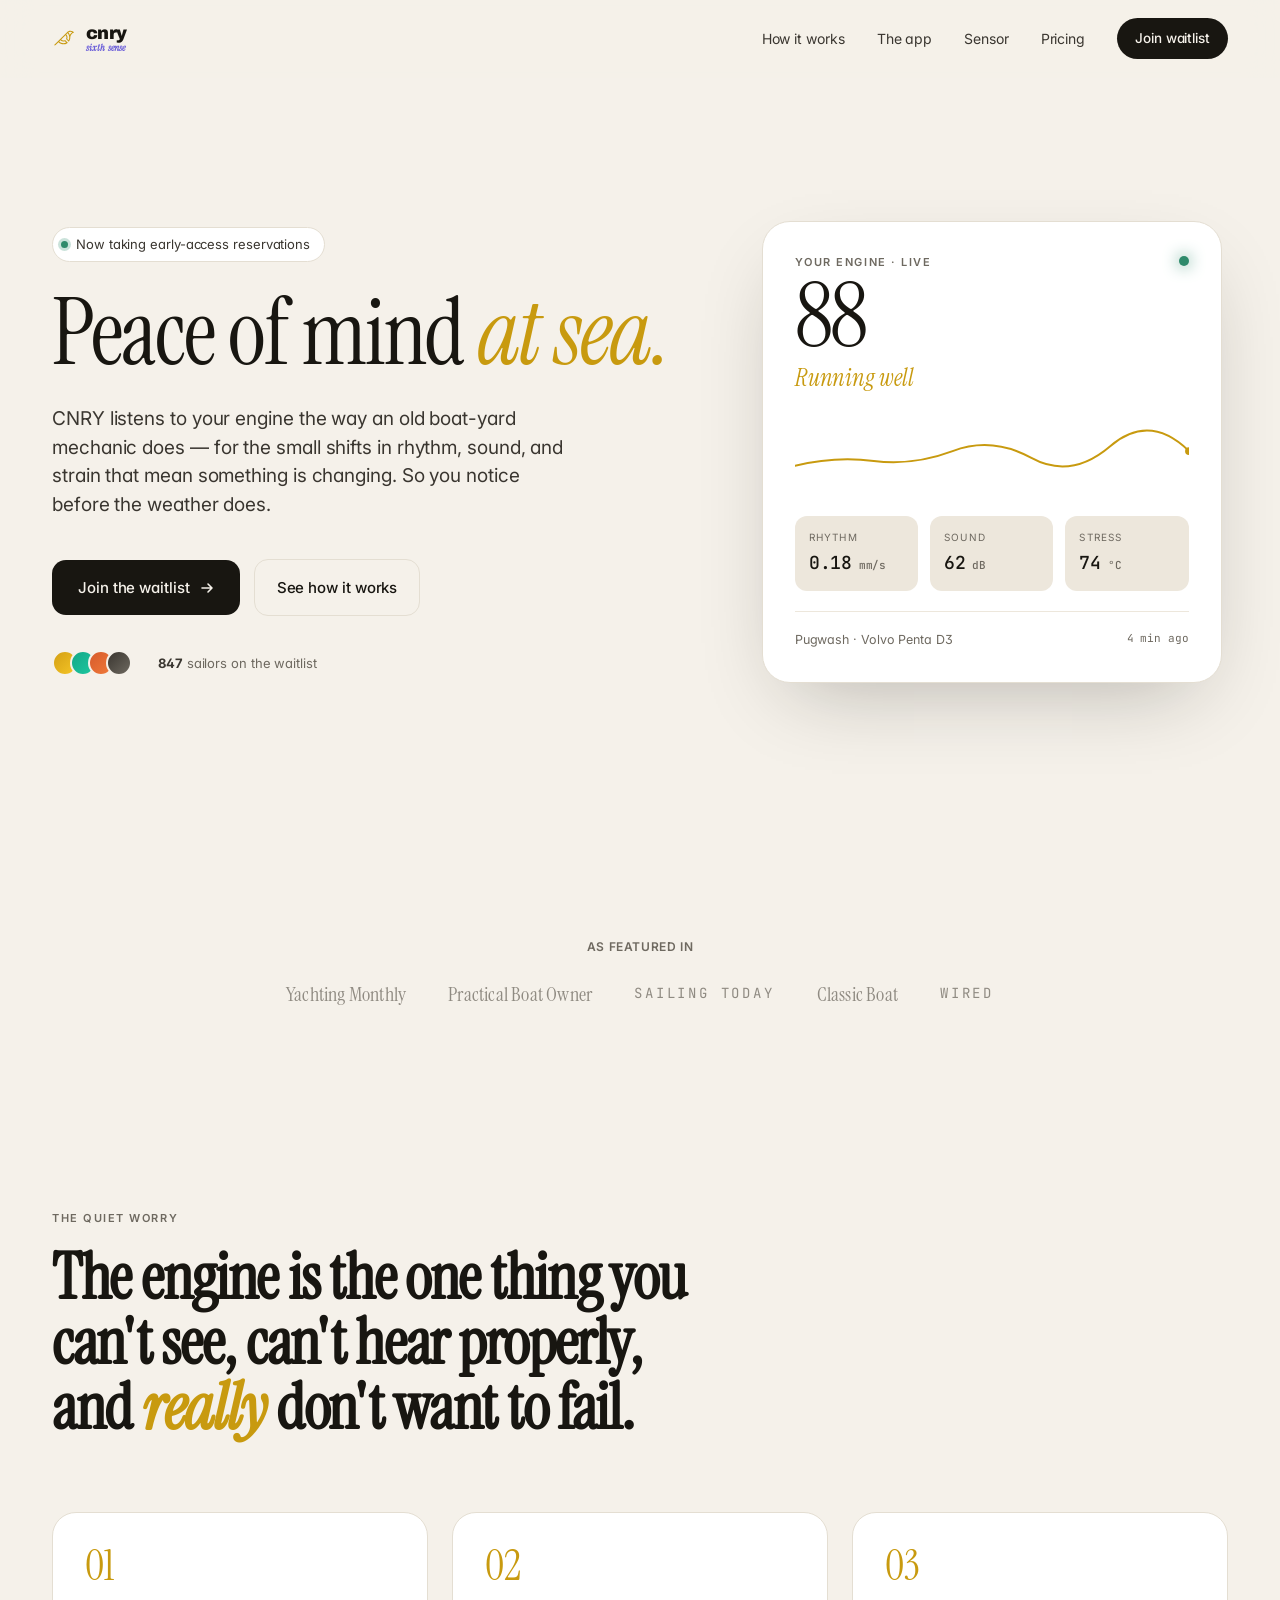
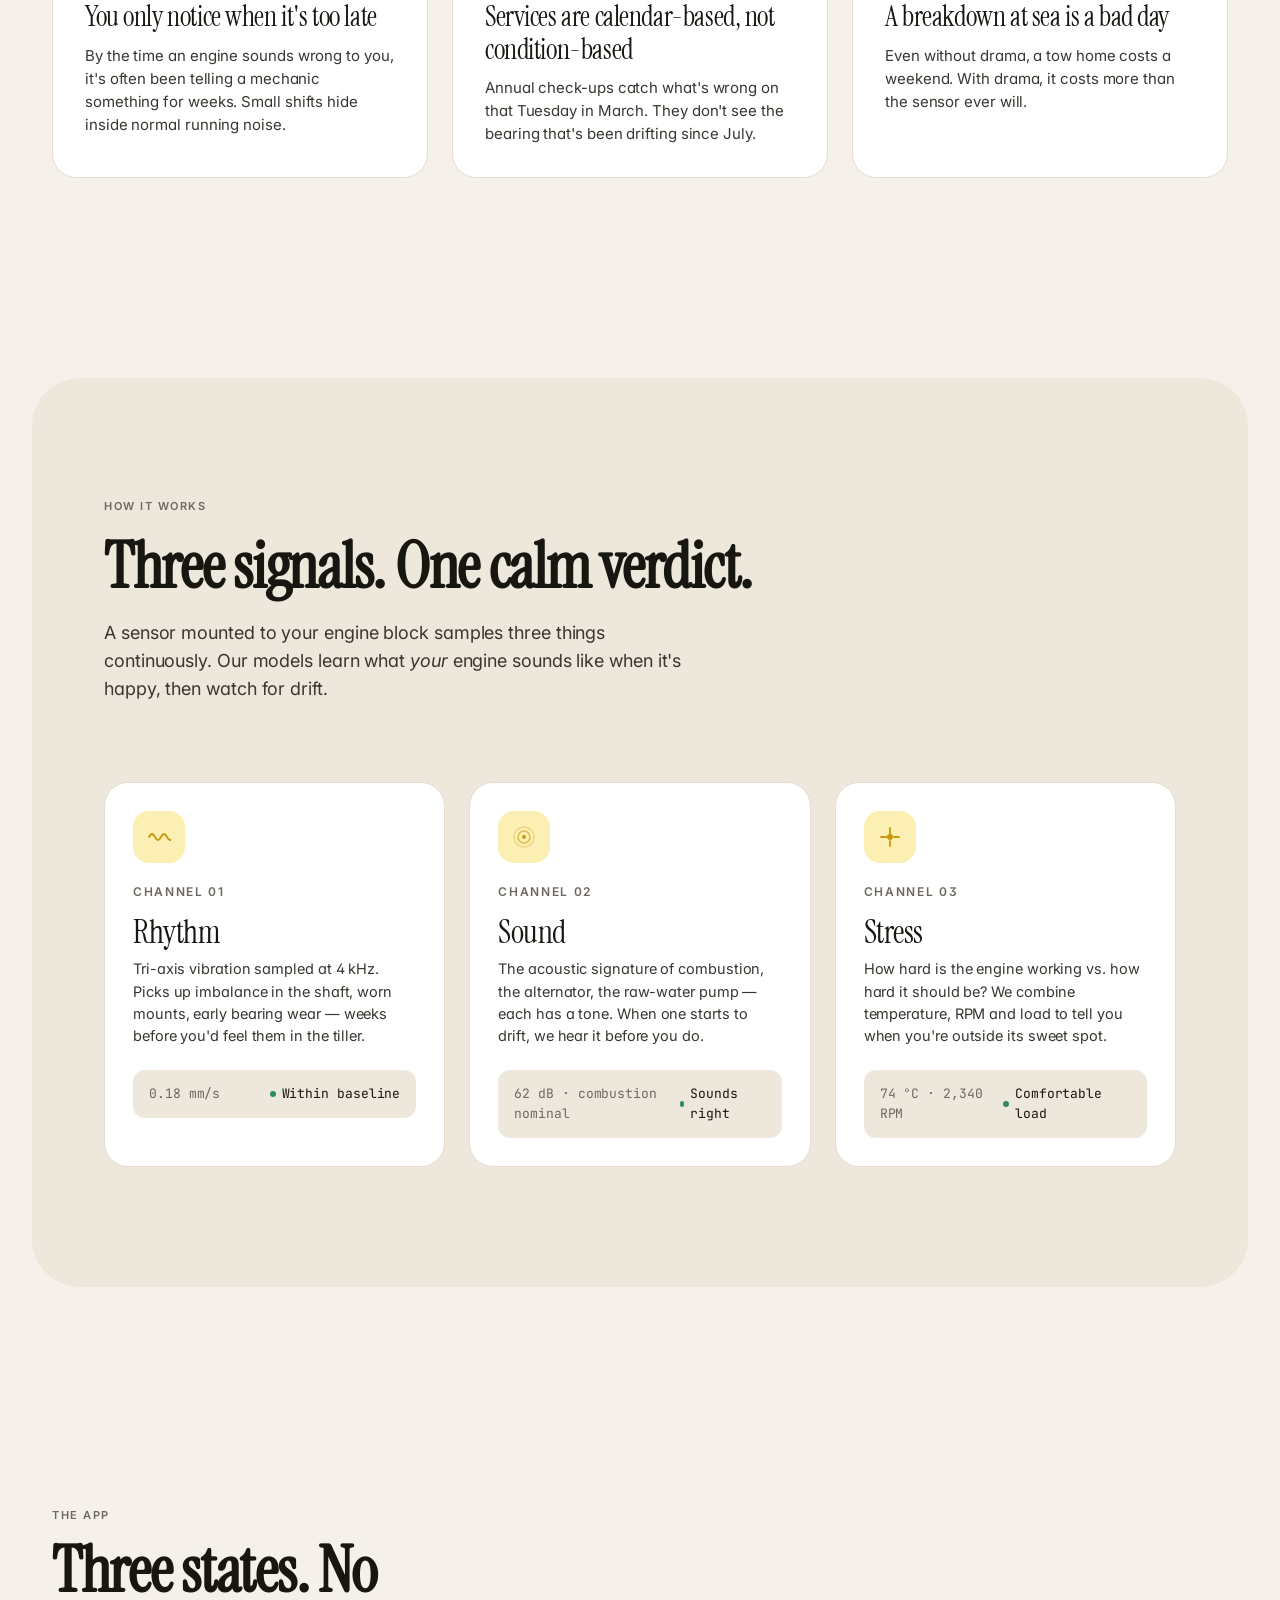
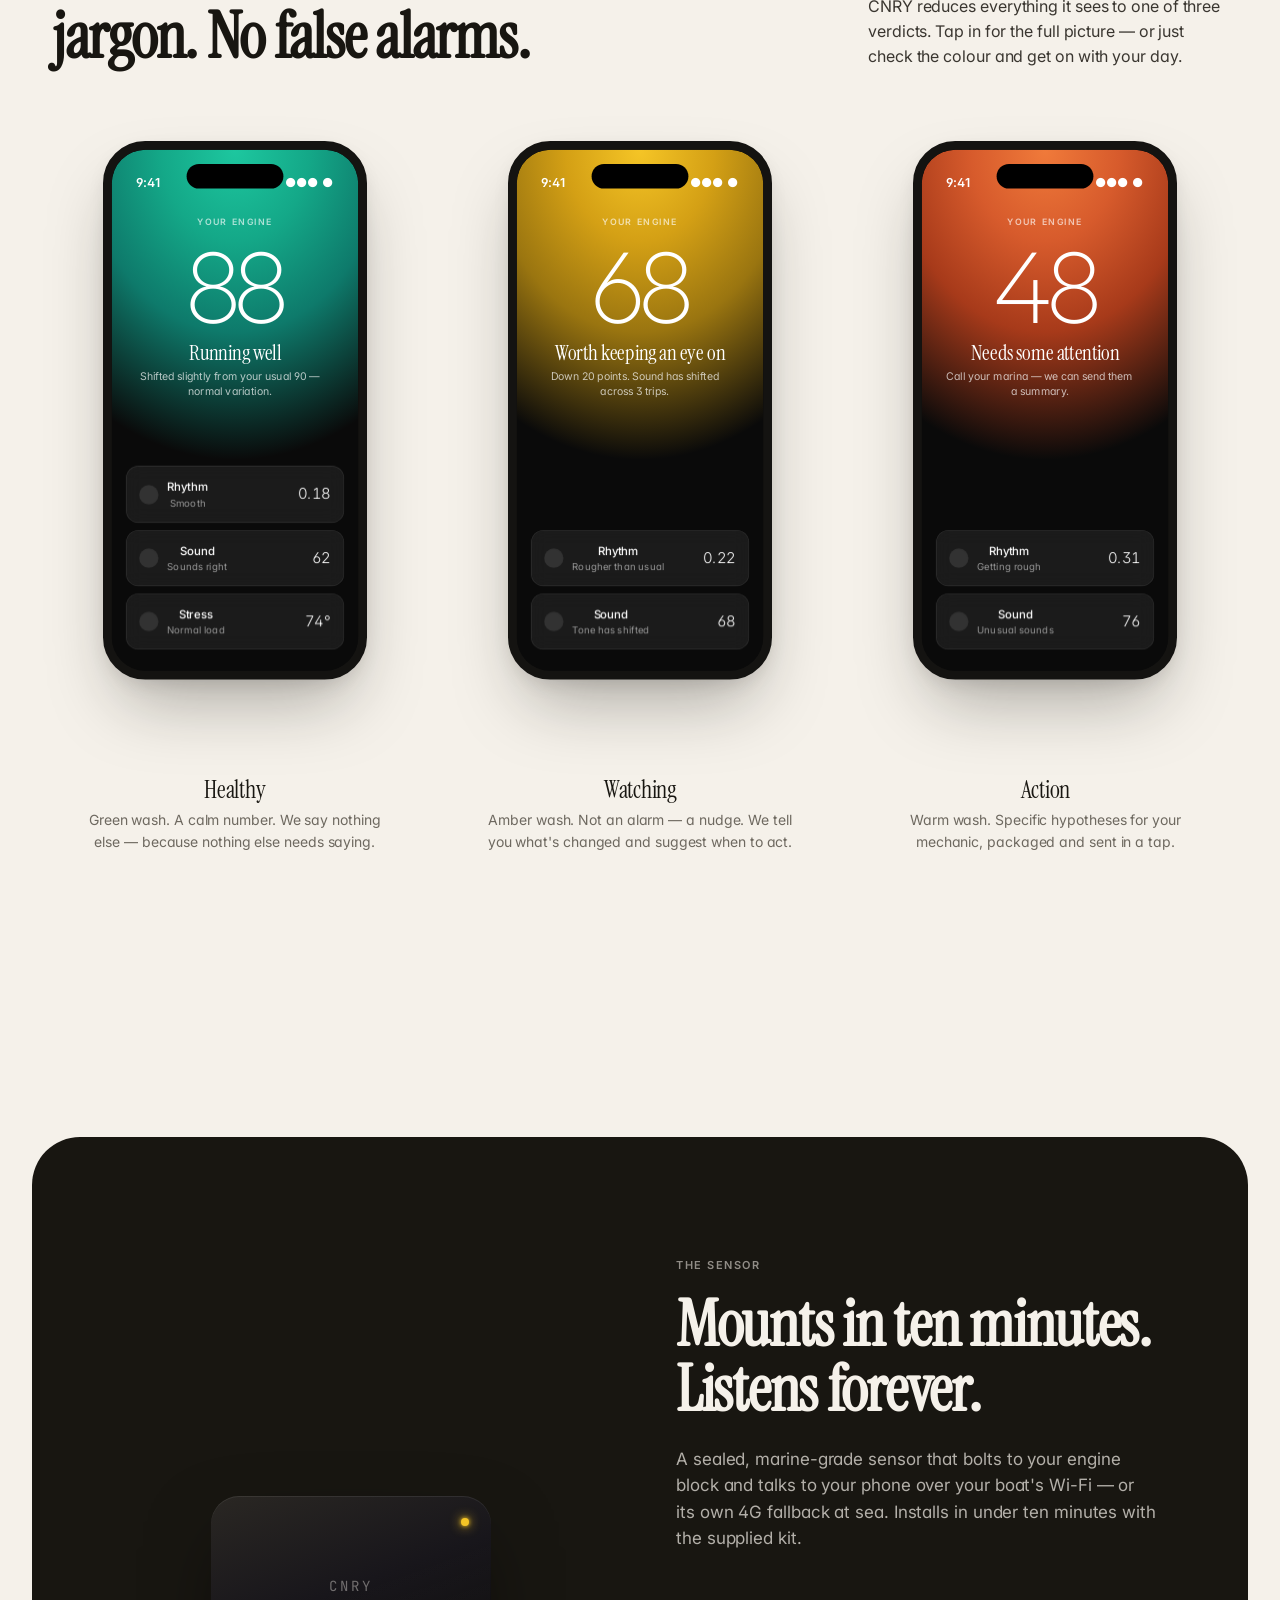
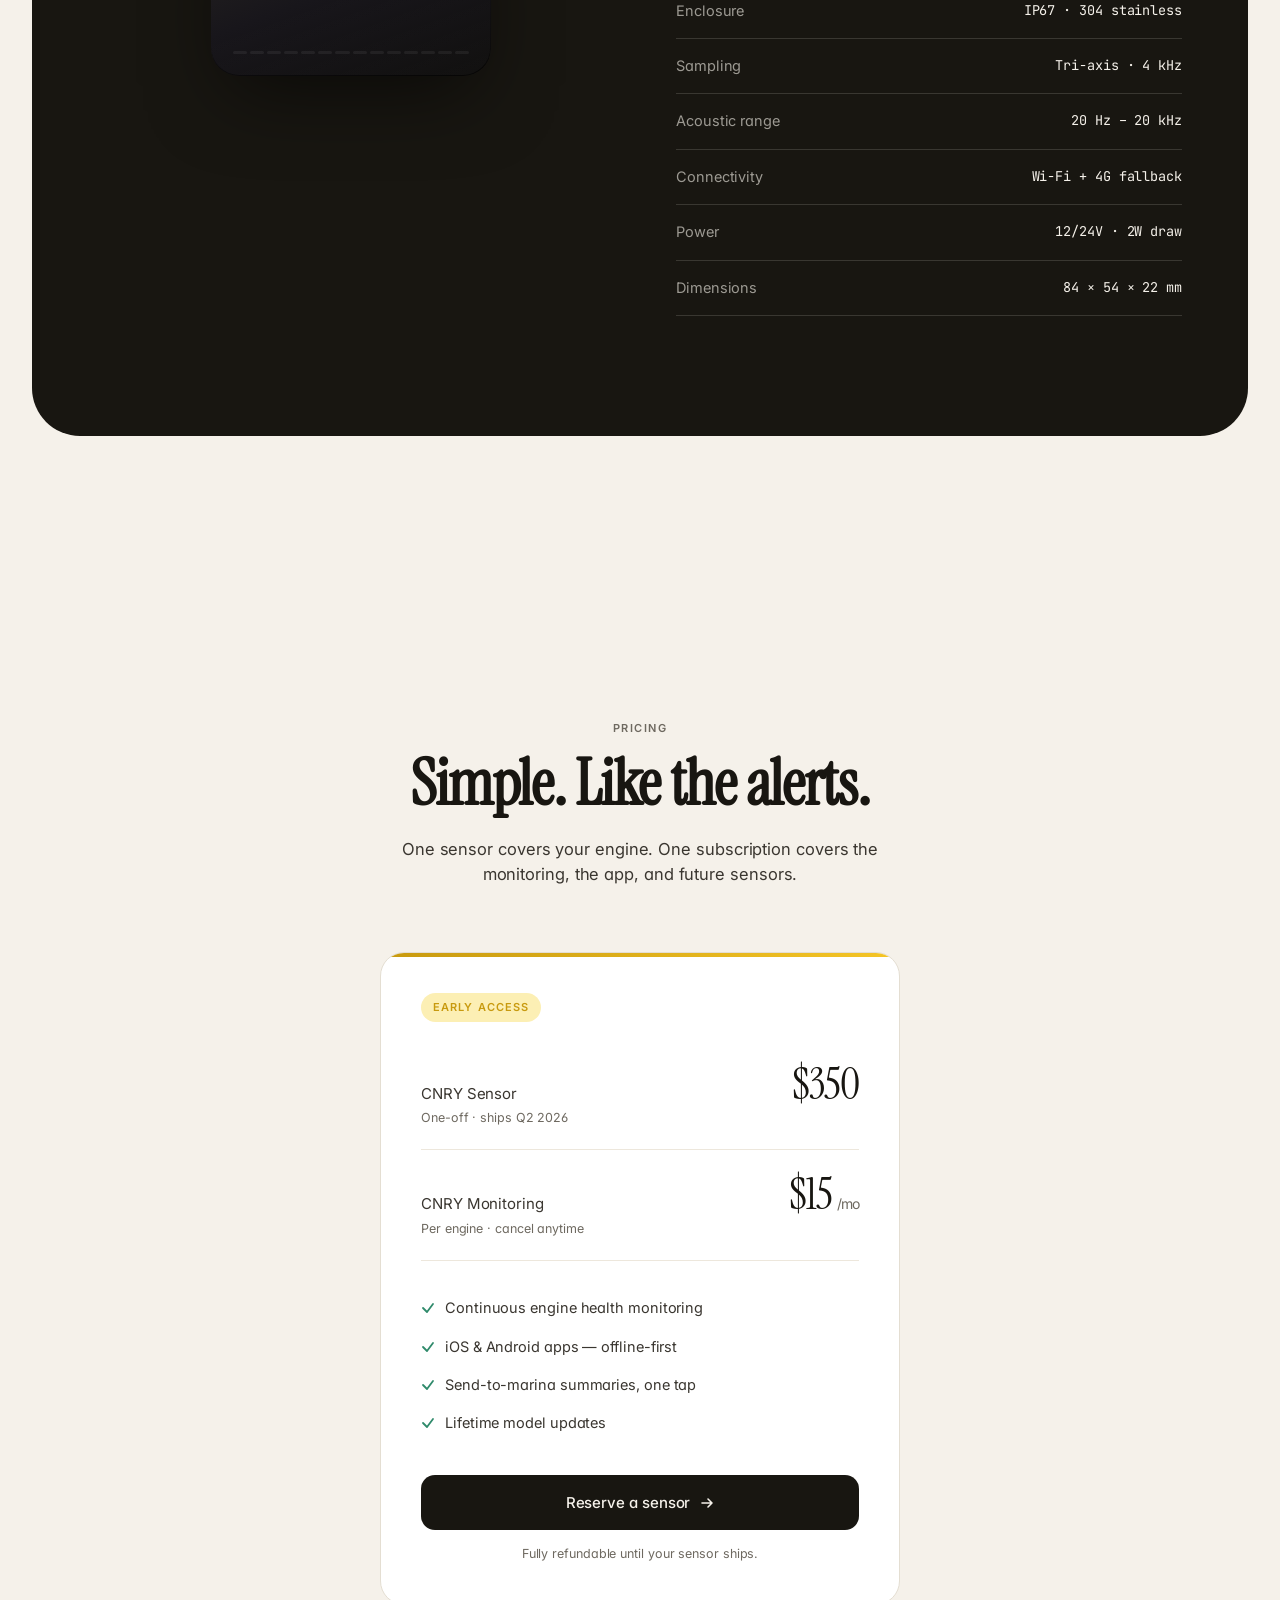
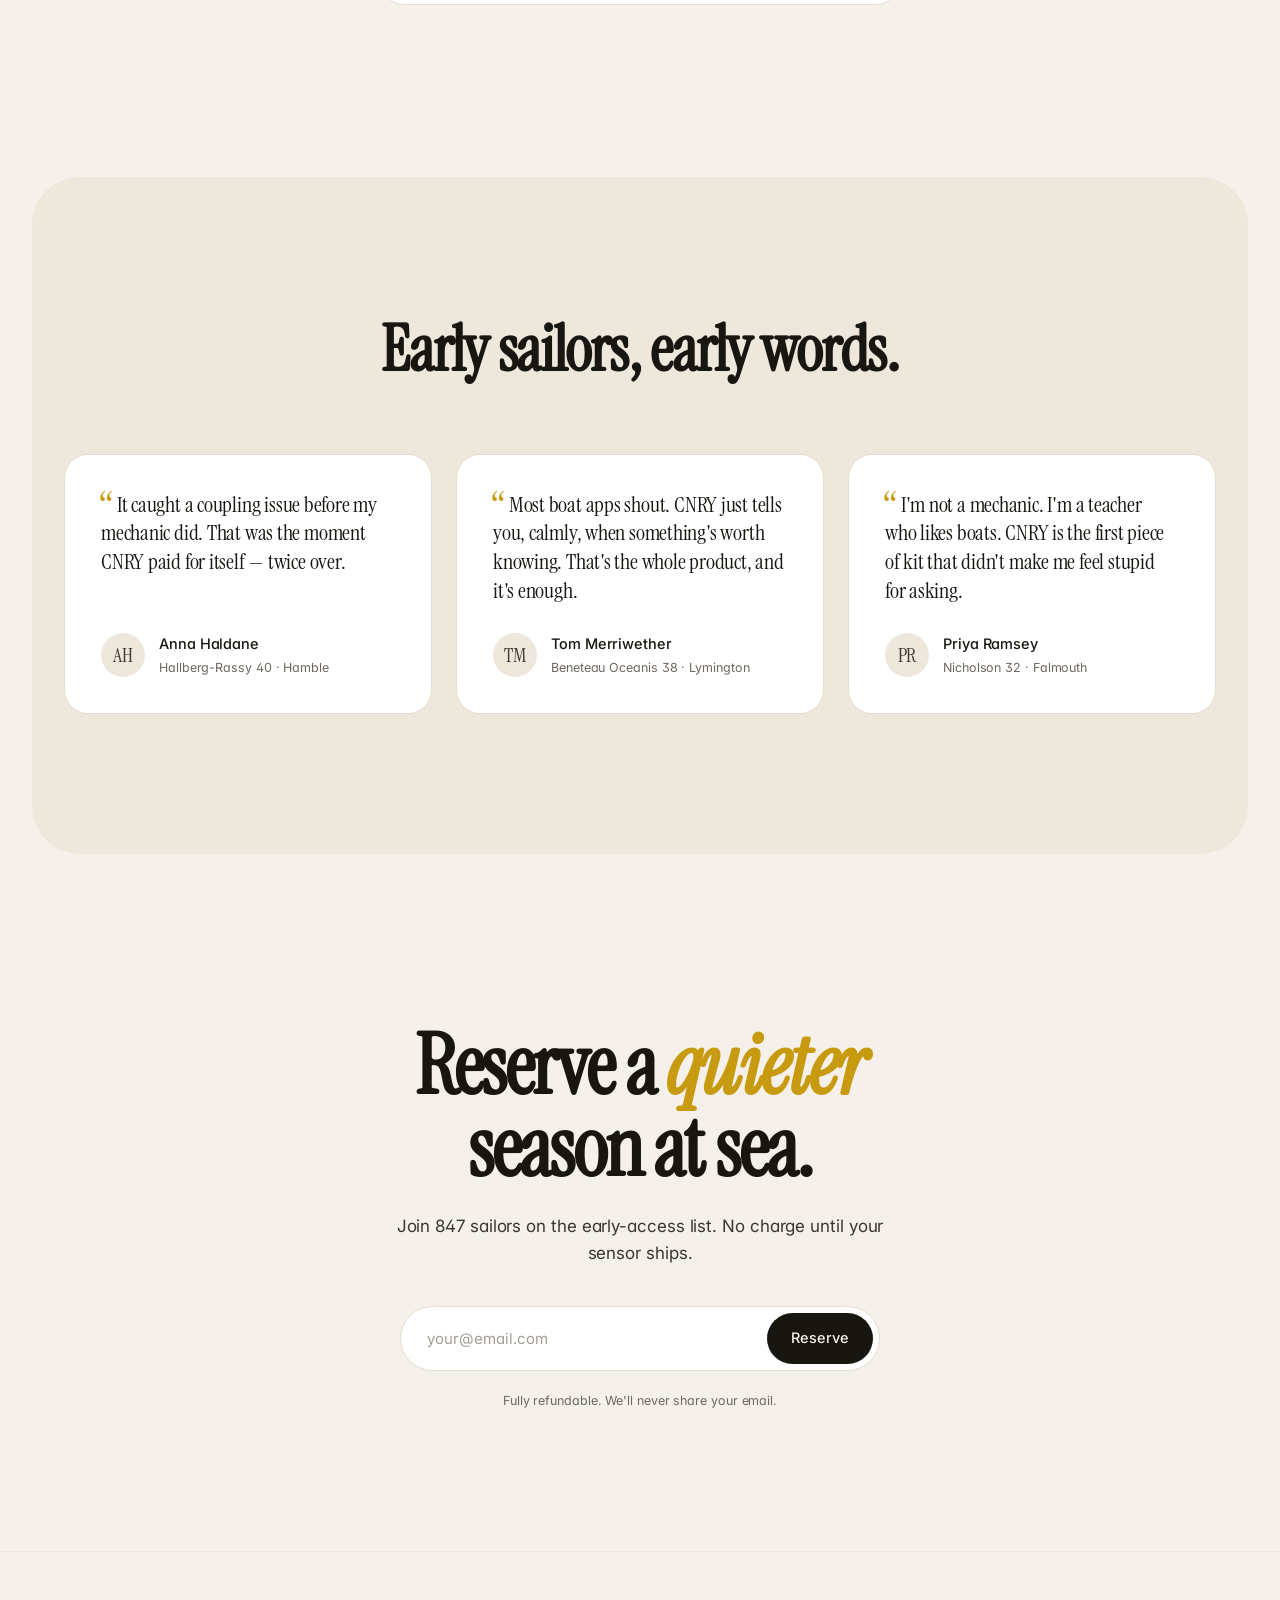
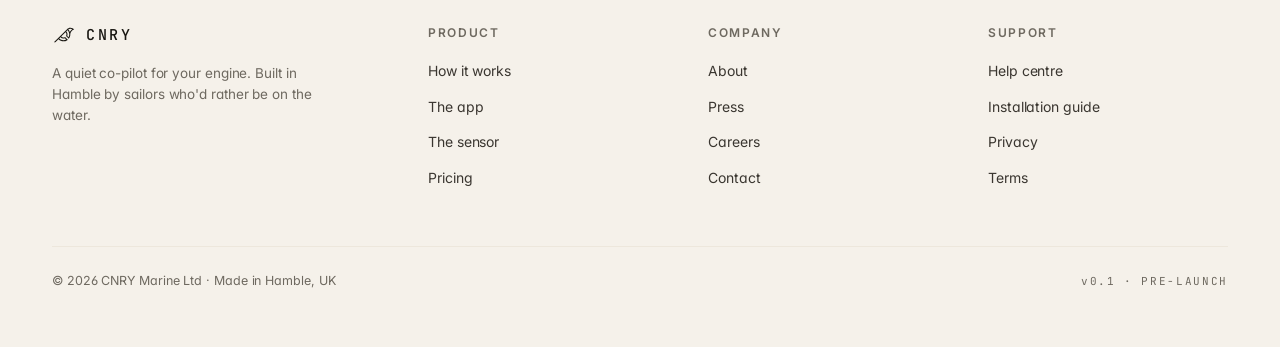
<file: marketing-calm.html>
<!doctype html>
<html lang="en">
<head>
<meta charset="utf-8"/>
<meta name="viewport" content="width=device-width,initial-scale=1"/>
<title>CNRY — A calm co-pilot for your engine</title>
<link rel="preconnect" href="https://fonts.googleapis.com">
<link rel="preconnect" href="https://fonts.gstatic.com" crossorigin>
<link href="https://fonts.googleapis.com/css2?family=Archivo:wght@400;600;900&family=Instrument+Serif:ital@0;1&family=Inter:wght@300;400;500;600;700&family=JetBrains+Mono:wght@400;500&display=swap" rel="stylesheet">
<style>
  :root {
    /* Calm palette — warm cream, soft sand, deep ink, canary accent */
    --bg:            #F5F1EA;
    --bg-elev:       #FFFFFF;
    --bg-soft:       #EDE7DC;
    --ink:           #181611;
    --ink-2:         #3A3630;
    --ink-3:         #6E6960;
    --ink-4:         #A39E94;
    --line:          #E4DED2;
    --line-soft:     #EDE7DC;
    --accent:        #F5C526;          /* canary */
    --accent-deep:   #C89A0F;
    --accent-wash:   #FCEFB4;
    --green:         #2F8A6B;
    --amber:         #D4A015;
    --red:           #C75A37;

    --r-card: 24px;
    --r-pill: 999px;
    --r-btn: 14px;
  }
  body.dark {
    --bg:            #0F0E0C;
    --bg-elev:       #191714;
    --bg-soft:       #1F1D1A;
    --ink:           #F3EFE7;
    --ink-2:         #D9D4C9;
    --ink-3:         #9A948A;
    --ink-4:         #6C665C;
    --line:          #2A2723;
    --line-soft:     #221F1B;
    --accent-wash:   #2E2816;
  }
  *,*::before,*::after{box-sizing:border-box}
  html,body{margin:0;padding:0;background:var(--bg);color:var(--ink);
    font-family:'Inter',system-ui,sans-serif;
    font-feature-settings:"ss01","cv11";
    -webkit-font-smoothing:antialiased;
    transition:background .4s ease,color .3s ease;
  }
  body{font-size:16.5px;line-height:1.55;letter-spacing:-0.005em}
  .serif{font-family:'Instrument Serif',Georgia,serif;font-weight:400;letter-spacing:-0.015em}
  .mono{font-family:'JetBrains Mono',ui-monospace,monospace;letter-spacing:-0.01em}
  .wordmark{font-family:'JetBrains Mono',monospace;letter-spacing:0.18em;font-weight:500}
  .caps{font-size:11px;font-weight:600;letter-spacing:0.14em;text-transform:uppercase;color:var(--ink-3)}
  a{color:inherit;text-decoration:none}
  button{font:inherit;color:inherit;cursor:pointer}

  /* ─── LAYOUT ─────────────────────────────────── */
  .wrap{max-width:1240px;margin:0 auto;padding:0 32px}
  section{padding:112px 0;position:relative}
  section.tight{padding:80px 0}

  /* ─── NAV ────────────────────────────────────── */
  nav.top{position:sticky;top:0;z-index:50;background:color-mix(in srgb,var(--bg) 82%,transparent);
    backdrop-filter:blur(16px) saturate(1.4);
    -webkit-backdrop-filter:blur(16px) saturate(1.4);
    border-bottom:1px solid transparent;transition:border-color .3s}
  nav.top.scrolled{border-color:var(--line-soft)}
  nav.top .inner{display:flex;align-items:center;justify-content:space-between;padding:18px 32px;max-width:1240px;margin:0 auto}
  nav.top .brand{display:flex;align-items:center;gap:10px;font-weight:600}
  nav.top .links{display:flex;gap:32px;align-items:center;font-size:14px;color:var(--ink-2)}
  nav.top .links a{transition:color .15s}
  nav.top .links a:hover{color:var(--ink)}
  nav.top .cta{
    padding:10px 18px;border-radius:var(--r-pill);background:var(--ink);color:var(--bg);
    font-size:13.5px;font-weight:500;border:none;transition:transform .15s,background .2s;
  }
  nav.top .cta:hover{transform:translateY(-1px)}
  @media (max-width:720px){ nav.top .links a:not(.cta){display:none} }

  /* ─── HERO ───────────────────────────────────── */
  .hero{padding:64px 0 96px;position:relative;overflow:hidden}
  .hero-grid{display:grid;grid-template-columns:1.15fr .85fr;gap:64px;align-items:center}
  @media (max-width:960px){ .hero-grid{grid-template-columns:1fr;gap:48px} }
  .hero h1{
    font-family:'Instrument Serif',serif;font-weight:400;
    font-size:clamp(52px,7.2vw,104px);line-height:.95;letter-spacing:-0.025em;
    margin:0 0 28px;color:var(--ink);text-wrap:balance;
  }
  .hero h1 em{font-style:italic;color:var(--accent-deep)}
  body.dark .hero h1 em{color:var(--accent)}
  .hero-kicker{display:inline-flex;align-items:center;gap:8px;padding:6px 14px 6px 8px;
    background:var(--bg-elev);border:1px solid var(--line);border-radius:var(--r-pill);
    font-size:13px;color:var(--ink-2);margin-bottom:28px}
  .hero-kicker .dot{width:7px;height:7px;border-radius:4px;background:var(--green);
    box-shadow:0 0 0 3px color-mix(in srgb,var(--green) 25%,transparent)}
  .hero p.lead{font-size:19px;line-height:1.5;color:var(--ink-2);max-width:520px;margin:0 0 40px;text-wrap:pretty}
  .hero .cta-row{display:flex;gap:14px;flex-wrap:wrap;align-items:center}
  .btn-primary{
    padding:16px 26px;border-radius:var(--r-btn);background:var(--ink);color:var(--bg);
    font-weight:500;font-size:15px;border:none;display:inline-flex;align-items:center;gap:10px;
    transition:transform .15s,box-shadow .2s;
  }
  .btn-primary:hover{transform:translateY(-1px);box-shadow:0 12px 32px -12px var(--ink)}
  .btn-ghost{
    padding:16px 22px;border-radius:var(--r-btn);background:transparent;color:var(--ink);
    font-weight:500;font-size:15px;border:1px solid var(--line);display:inline-flex;align-items:center;gap:10px;
  }
  .btn-ghost:hover{background:var(--bg-elev)}
  .hero-meta{margin-top:34px;display:flex;gap:26px;align-items:center;font-size:13px;color:var(--ink-3)}
  .hero-meta .avatars{display:flex}
  .hero-meta .avatars span{width:26px;height:26px;border-radius:50%;border:2px solid var(--bg);
    margin-left:-8px;background-size:cover;background-position:center}
  .hero-meta .avatars span:first-child{margin-left:0}

  /* Hero right — phone + floating readout */
  .hero-visual{position:relative;height:620px;display:flex;align-items:center;justify-content:center}
  @media (max-width:960px){ .hero-visual{height:560px} }

  /* phone mockup */
  .phone{
    width:300px;height:612px;border-radius:48px;background:#0A0A0A;
    border:10px solid #141311;box-shadow:0 40px 80px -20px rgba(24,22,17,.35),0 8px 24px -8px rgba(24,22,17,.15);
    position:relative;overflow:hidden;
  }
  .phone .notch{position:absolute;top:16px;left:50%;transform:translateX(-50%);
    width:110px;height:28px;border-radius:20px;background:#000;z-index:10}
  .phone-inner{position:absolute;inset:0;border-radius:38px;overflow:hidden;
    background:radial-gradient(ellipse 120% 70% at 50% 0%,#1DC79F 0%,#14A888 25%,#0E7A6B 50%,#0A0A0A 85%)}

  /* phone app content */
  .ph-status{position:absolute;top:0;left:0;right:0;height:58px;display:flex;align-items:flex-end;
    justify-content:space-between;padding:0 28px 10px;font-family:'Inter';font-weight:600;font-size:14px;color:#fff;z-index:5}
  .ph-content{padding:74px 24px 24px;color:#fff;position:relative;z-index:2}
  .ph-label{font-size:10px;font-weight:600;letter-spacing:0.14em;color:rgba(255,255,255,.65);margin-bottom:18px}
  .ph-score{font-family:'Inter';font-weight:200;font-size:110px;line-height:.9;letter-spacing:-0.04em;color:#fff}
  .ph-verdict{font-family:'Instrument Serif',serif;font-size:24px;line-height:1.15;color:#fff;margin-top:10px;letter-spacing:-0.01em}
  .ph-sub{font-size:12px;color:rgba(255,255,255,.7);margin-top:6px;line-height:1.4;max-width:220px}

  .ph-cards{position:absolute;bottom:24px;left:16px;right:16px;display:flex;flex-direction:column;gap:8px}
  .ph-card{display:flex;align-items:center;justify-content:space-between;
    padding:12px 14px;border-radius:14px;background:rgba(255,255,255,.07);
    border:1px solid rgba(255,255,255,.08);backdrop-filter:blur(10px)}
  .ph-card .lbl{display:flex;align-items:center;gap:10px}
  .ph-card .lbl .ico{width:22px;height:22px;border-radius:11px;background:rgba(255,255,255,.1);
    display:flex;align-items:center;justify-content:center}
  .ph-card .nm{font-size:13px;font-weight:500;color:#fff}
  .ph-card .st{font-size:11px;color:rgba(255,255,255,.55);margin-top:1px}
  .ph-card .val{font-family:'Inter';font-size:17px;font-weight:300;color:#fff;font-variant-numeric:tabular-nums}

  /* floating readouts around hero visual */
  .float-chip{position:absolute;background:var(--bg-elev);border:1px solid var(--line);
    border-radius:16px;padding:12px 16px;font-size:13px;color:var(--ink-2);
    box-shadow:0 16px 40px -20px rgba(24,22,17,.25);display:flex;align-items:center;gap:10px;
    animation:floatY 6s ease-in-out infinite}
  .float-chip.f1{top:48px;left:-10px;animation-delay:-.8s}
  .float-chip.f2{top:220px;right:-30px;animation-delay:-2.2s}
  .float-chip.f3{bottom:40px;left:-20px;animation-delay:-3.6s}
  @media (max-width:960px){
    .float-chip.f1{left:0;top:20px}
    .float-chip.f2{right:0}
    .float-chip.f3{left:0}
  }
  @keyframes floatY{0%,100%{transform:translateY(0)}50%{transform:translateY(-8px)}}
  .float-chip .chip-icon{width:28px;height:28px;border-radius:8px;background:var(--accent-wash);
    display:flex;align-items:center;justify-content:center;color:var(--accent-deep);font-weight:600;font-size:13px}
  body.dark .float-chip .chip-icon{background:#2E2816;color:var(--accent)}

  /* ─── LOGOS STRIP ───────────────────────────── */
  .trust{padding:40px 0 0}
  .trust .row{display:flex;align-items:center;gap:42px;flex-wrap:wrap;justify-content:center;opacity:.75}
  .trust .lg{font-family:'Instrument Serif',serif;font-size:20px;color:var(--ink-3);letter-spacing:.01em}
  .trust-label{text-align:center;font-size:12px;color:var(--ink-3);margin-bottom:22px;letter-spacing:0.05em}

  /* ─── PROBLEM ────────────────────────────────── */
  .problem{background:var(--bg);padding:120px 0}
  .problem h2{font-family:'Instrument Serif',serif;font-size:clamp(40px,5vw,72px);line-height:1.02;
    letter-spacing:-0.02em;margin:0;text-wrap:balance;max-width:920px}
  .problem h2 em{font-style:italic;color:var(--accent-deep)}
  body.dark .problem h2 em{color:var(--accent)}
  .problem-grid{display:grid;grid-template-columns:repeat(3,1fr);gap:24px;margin-top:72px}
  @media (max-width:880px){.problem-grid{grid-template-columns:1fr}}
  .problem-card{padding:32px;border-radius:var(--r-card);background:var(--bg-elev);border:1px solid var(--line)}
  .problem-card .num{font-family:'Instrument Serif',serif;font-size:42px;color:var(--accent-deep);line-height:1}
  body.dark .problem-card .num{color:var(--accent)}
  .problem-card h3{font-family:'Instrument Serif',serif;font-size:28px;font-weight:400;margin:14px 0 10px;
    line-height:1.15;letter-spacing:-0.015em}
  .problem-card p{margin:0;color:var(--ink-2);font-size:15px;line-height:1.55;text-wrap:pretty}

  /* ─── HOW IT WORKS ──────────────────────────── */
  .how{background:var(--bg-soft);border-radius:48px;margin:0 32px;padding:120px 72px}
  @media (max-width:720px){.how{margin:0 16px;padding:80px 24px;border-radius:32px}}
  .how .header{max-width:720px;margin-bottom:80px}
  .how h2{font-family:'Instrument Serif',serif;font-size:clamp(40px,5vw,68px);line-height:1.02;
    letter-spacing:-0.02em;margin:18px 0 20px;text-wrap:balance}
  .how p.lead{font-size:18px;color:var(--ink-2);max-width:580px;margin:0;text-wrap:pretty}
  .signal-row{display:grid;grid-template-columns:repeat(3,1fr);gap:24px}
  @media (max-width:960px){.signal-row{grid-template-columns:1fr}}
  .signal{padding:28px;border-radius:var(--r-card);background:var(--bg-elev);
    border:1px solid var(--line);position:relative;overflow:hidden;transition:transform .3s}
  .signal:hover{transform:translateY(-4px)}
  .signal .icon-wrap{width:52px;height:52px;border-radius:16px;display:flex;align-items:center;justify-content:center;
    background:var(--accent-wash);color:var(--accent-deep);margin-bottom:20px}
  body.dark .signal .icon-wrap{background:#2E2816;color:var(--accent)}
  .signal h3{font-family:'Instrument Serif',serif;font-size:32px;font-weight:400;margin:0 0 10px;
    letter-spacing:-0.015em;line-height:1}
  .signal .tag{font-size:12px;color:var(--ink-3);margin-bottom:14px}
  .signal p{margin:0;color:var(--ink-2);font-size:14.5px;line-height:1.55;text-wrap:pretty}
  .signal .live-readout{margin-top:22px;padding:14px 16px;border-radius:12px;background:var(--bg-soft);
    display:flex;align-items:center;justify-content:space-between;font-family:'JetBrains Mono',monospace;font-size:13px}
  body.dark .signal .live-readout{background:#222018}
  .signal .live-readout .dot{width:6px;height:6px;border-radius:3px;background:var(--green);
    animation:pulse 2s infinite}
  @keyframes pulse{0%,100%{opacity:.4}50%{opacity:1}}

  /* ─── APP SHOWCASE ──────────────────────────── */
  .app{padding:140px 0}
  .app-head{display:flex;justify-content:space-between;align-items:flex-end;margin-bottom:72px;gap:40px;flex-wrap:wrap}
  .app-head h2{font-family:'Instrument Serif',serif;font-size:clamp(40px,5vw,68px);line-height:1.02;
    letter-spacing:-0.02em;margin:14px 0 0;text-wrap:balance;max-width:620px}
  .app-head p{max-width:360px;color:var(--ink-2);font-size:16px;margin:0;text-wrap:pretty}
  .phone-trio{display:grid;grid-template-columns:repeat(3,1fr);gap:40px;place-items:center}
  @media (max-width:960px){.phone-trio{grid-template-columns:1fr;gap:80px}}
  .phone-wrap{display:flex;flex-direction:column;align-items:center;text-align:center;max-width:320px}
  .phone-wrap .phone{transform:scale(.88);transform-origin:center top}
  .phone-wrap h4{font-family:'Instrument Serif',serif;font-size:24px;font-weight:400;margin:24px 0 6px;line-height:1.1;letter-spacing:-0.01em}
  .phone-wrap p{font-size:14px;color:var(--ink-3);margin:0;text-wrap:pretty}

  /* Phone variant — Watching */
  .phone.watching .phone-inner{background:radial-gradient(ellipse 120% 70% at 50% 0%,#F5C526 0%,#D4A015 25%,#9A7510 50%,#0A0A0A 85%)}
  .phone.action .phone-inner{background:radial-gradient(ellipse 120% 70% at 50% 0%,#F07A3A 0%,#D75B2C 25%,#A73A1A 50%,#0A0A0A 85%)}

  /* ─── SENSOR ─────────────────────────────────── */
  .sensor{background:var(--ink);color:var(--bg);padding:120px 0;position:relative;overflow:hidden;border-radius:48px;margin:32px}
  @media (max-width:720px){.sensor{margin:16px;padding:80px 0;border-radius:32px}}
  .sensor-grid{display:grid;grid-template-columns:1fr 1fr;gap:72px;align-items:center;max-width:1180px;margin:0 auto;padding:0 48px}
  @media (max-width:880px){.sensor-grid{grid-template-columns:1fr;gap:48px;padding:0 24px}}
  .sensor h2{font-family:'Instrument Serif',serif;font-size:clamp(40px,5vw,68px);line-height:1.02;
    letter-spacing:-0.02em;margin:18px 0 24px;text-wrap:balance;color:var(--bg)}
  .sensor p.lead{font-size:17px;color:color-mix(in srgb,var(--bg) 70%,transparent);margin:0 0 32px;max-width:480px;text-wrap:pretty}
  .spec-list{list-style:none;padding:0;margin:0}
  .spec-list li{display:flex;justify-content:space-between;padding:16px 0;
    border-bottom:1px solid color-mix(in srgb,var(--bg) 15%,transparent);font-size:14.5px}
  .spec-list li .l{color:color-mix(in srgb,var(--bg) 60%,transparent)}
  .spec-list li .v{font-family:'JetBrains Mono',monospace;font-size:13.5px}
  /* sensor device rendering */
  .sensor-device{position:relative;aspect-ratio:1/1;max-width:440px;margin:0 auto;display:flex;align-items:center;justify-content:center}
  .device-body{width:280px;height:180px;border-radius:28px;
    background:linear-gradient(160deg,#2A2723 0%,#18161B 50%,#0A0908 100%);
    box-shadow:0 30px 80px -20px rgba(0,0,0,.6),
      inset 0 1px 0 rgba(255,255,255,.08),
      inset 0 -1px 0 rgba(0,0,0,.4);
    position:relative;overflow:hidden;display:flex;align-items:center;justify-content:center}
  .device-body::before{content:"";position:absolute;inset:1px;border-radius:27px;
    background:linear-gradient(160deg,transparent 0%,transparent 50%,rgba(255,255,255,.03) 100%);pointer-events:none}
  .device-led{width:8px;height:8px;border-radius:4px;background:var(--accent);
    box-shadow:0 0 12px var(--accent),0 0 4px var(--accent);
    position:absolute;top:22px;right:22px;animation:pulse 2s infinite}
  .device-mark{color:color-mix(in srgb,var(--bg) 40%,transparent);letter-spacing:0.22em;font-family:'JetBrains Mono',monospace;font-size:14px}
  .device-grill{position:absolute;bottom:22px;left:22px;right:22px;display:flex;gap:3px}
  .device-grill span{flex:1;height:3px;background:rgba(255,255,255,.06);border-radius:2px}

  /* ─── PRICING ──────────────────────────────── */
  .pricing{padding:140px 0}
  .pricing h2{font-family:'Instrument Serif',serif;font-size:clamp(40px,5vw,68px);line-height:1.02;
    letter-spacing:-0.02em;margin:0 0 20px;text-wrap:balance;text-align:center}
  .pricing p.sub{color:var(--ink-2);text-align:center;margin:0 auto 64px;max-width:520px;text-wrap:pretty}
  .price-card{max-width:520px;margin:0 auto;padding:40px;border-radius:var(--r-card);
    background:var(--bg-elev);border:1px solid var(--line);position:relative;overflow:hidden}
  .price-card::before{content:"";position:absolute;top:0;left:0;right:0;height:4px;
    background:linear-gradient(90deg,var(--accent-deep),var(--accent))}
  .price-badge{display:inline-block;font-size:11px;font-weight:600;letter-spacing:0.1em;
    color:var(--accent-deep);background:var(--accent-wash);padding:6px 12px;border-radius:var(--r-pill);
    text-transform:uppercase;margin-bottom:18px}
  body.dark .price-badge{background:#2E2816;color:var(--accent)}
  .price-row{display:flex;align-items:baseline;justify-content:space-between;gap:20px;padding:22px 0;border-bottom:1px solid var(--line-soft)}
  .price-row:last-of-type{border-bottom:none}
  .price-row .lbl{font-size:15px;color:var(--ink-2)}
  .price-row .lbl small{display:block;font-size:12.5px;color:var(--ink-3);margin-top:3px;font-weight:400}
  .price-row .amt{font-family:'Instrument Serif',serif;font-size:44px;line-height:1;letter-spacing:-0.02em;color:var(--ink)}
  .price-row .amt small{font-family:'Inter';font-size:14px;color:var(--ink-3);margin-left:4px;font-weight:400}
  .price-includes{margin:28px 0 32px;padding:0;list-style:none}
  .price-includes li{display:flex;align-items:flex-start;gap:10px;padding:8px 0;font-size:14.5px;color:var(--ink-2)}
  .price-includes li svg{flex-shrink:0;margin-top:4px;color:var(--green)}
  .btn-full{width:100%;padding:16px;border-radius:var(--r-btn);background:var(--ink);color:var(--bg);
    border:none;font-weight:500;font-size:15px;display:flex;align-items:center;justify-content:center;gap:10px;
    transition:transform .15s,box-shadow .2s}
  .btn-full:hover{transform:translateY(-1px);box-shadow:0 12px 32px -12px var(--ink)}

  /* ─── TESTIMONIALS ─────────────────────────── */
  .testimonials{padding:140px 0;background:var(--bg-soft);border-radius:48px;margin:32px}
  @media (max-width:720px){.testimonials{margin:16px;padding:80px 0;border-radius:32px}}
  .testimonials h2{font-family:'Instrument Serif',serif;font-size:clamp(40px,5vw,68px);line-height:1.02;
    letter-spacing:-0.02em;margin:0 0 72px;text-wrap:balance;text-align:center;padding:0 32px}
  .testimonials .grid{display:grid;grid-template-columns:repeat(3,1fr);gap:24px;padding:0 32px;max-width:1240px;margin:0 auto}
  @media (max-width:960px){.testimonials .grid{grid-template-columns:1fr;max-width:520px}}
  .quote{padding:36px;border-radius:var(--r-card);background:var(--bg-elev);border:1px solid var(--line);display:flex;flex-direction:column;gap:28px}
  .quote .q{font-family:'Instrument Serif',serif;font-size:22px;line-height:1.3;color:var(--ink);margin:0;letter-spacing:-0.01em;text-wrap:pretty}
  .quote .q::before{content:"“";font-size:44px;line-height:0;color:var(--accent-deep);margin-right:2px;vertical-align:-14px}
  body.dark .quote .q::before{color:var(--accent)}
  .quote .person{display:flex;align-items:center;gap:14px;margin-top:auto}
  .quote .person .av{width:44px;height:44px;border-radius:50%;background:var(--bg-soft);display:flex;align-items:center;justify-content:center;
    font-family:'Instrument Serif',serif;font-size:20px;color:var(--ink-2)}
  .quote .person .nm{font-size:14.5px;font-weight:500}
  .quote .person .ro{font-size:12.5px;color:var(--ink-3);margin-top:2px}

  /* ─── WAITLIST CTA ─────────────────────────── */
  .waitlist{padding:140px 32px;text-align:center}
  .waitlist h2{font-family:'Instrument Serif',serif;font-size:clamp(48px,6.5vw,96px);line-height:.98;
    letter-spacing:-0.025em;margin:0 0 24px;text-wrap:balance}
  .waitlist h2 em{font-style:italic;color:var(--accent-deep)}
  body.dark .waitlist h2 em{color:var(--accent)}
  .waitlist p{color:var(--ink-2);max-width:500px;margin:0 auto 40px;font-size:17px;text-wrap:pretty}
  .email-form{max-width:480px;margin:0 auto;display:flex;gap:8px;padding:6px;
    background:var(--bg-elev);border:1px solid var(--line);border-radius:var(--r-pill)}
  .email-form input{flex:1;padding:14px 20px;border:none;background:transparent;font:inherit;font-size:15px;color:var(--ink);outline:none}
  .email-form input::placeholder{color:var(--ink-4)}
  .email-form button{padding:14px 24px;border-radius:var(--r-pill);background:var(--ink);color:var(--bg);border:none;font-weight:500;font-size:14.5px;transition:transform .15s}
  .email-form button:hover{transform:translateY(-1px)}
  .waitlist small{display:block;margin-top:20px;color:var(--ink-3);font-size:12.5px}

  /* ─── FOOTER ────────────────────────────────── */
  footer{padding:72px 0 56px;border-top:1px solid var(--line-soft)}
  footer .inner{display:grid;grid-template-columns:1.4fr 1fr 1fr 1fr;gap:40px}
  @media (max-width:880px){footer .inner{grid-template-columns:1fr 1fr;gap:40px 24px}}
  footer h5{font-size:12px;font-weight:600;letter-spacing:0.14em;text-transform:uppercase;color:var(--ink-3);margin:0 0 16px}
  footer ul{list-style:none;padding:0;margin:0;display:flex;flex-direction:column;gap:10px}
  footer ul a{font-size:14px;color:var(--ink-2);transition:color .15s}
  footer ul a:hover{color:var(--ink)}
  footer .brand-block{max-width:280px}
  footer .brand-block p{font-size:13.5px;color:var(--ink-3);margin:16px 0 0;line-height:1.55}
  footer .bottom{margin-top:56px;padding-top:24px;border-top:1px solid var(--line-soft);
    display:flex;justify-content:space-between;align-items:center;font-size:12.5px;color:var(--ink-3);flex-wrap:wrap;gap:14px}

  /* ─── TWEAKS PANEL ─────────────────────────── */
  .tweaks-panel{position:fixed;bottom:20px;right:20px;z-index:100;width:300px;
    background:var(--bg-elev);border:1px solid var(--line);border-radius:20px;padding:20px;
    box-shadow:0 20px 60px -20px rgba(24,22,17,.35);display:none;font-size:13.5px}
  .tweaks-panel.open{display:block}
  .tweaks-panel h5{font-size:11px;font-weight:600;letter-spacing:0.14em;text-transform:uppercase;color:var(--ink-3);margin:0 0 8px}
  .tweaks-panel .title{display:flex;justify-content:space-between;align-items:center;margin-bottom:14px;padding-bottom:12px;border-bottom:1px solid var(--line-soft)}
  .tweaks-panel .title span{font-weight:600;letter-spacing:0.1em;font-family:'JetBrains Mono',monospace;font-size:12px}
  .tweak-section{margin-bottom:16px}
  .tweak-section:last-child{margin-bottom:0}
  .seg{display:flex;gap:4px;padding:3px;background:var(--bg-soft);border-radius:10px;width:100%}
  .seg button{flex:1;padding:7px 8px;border:none;background:transparent;border-radius:8px;font-size:12px;color:var(--ink-2);font-weight:500;text-transform:capitalize;transition:all .15s}
  .seg button.active{background:var(--bg-elev);color:var(--ink);box-shadow:0 1px 2px rgba(0,0,0,.06)}
  body.dark .seg button.active{box-shadow:0 1px 2px rgba(0,0,0,.3)}

  /* animations */
  .fade-in{opacity:0;transform:translateY(20px);transition:opacity .8s ease,transform .8s ease}
  .fade-in.visible{opacity:1;transform:translateY(0)}

  /* bird mark small */
  .bird-mark{width:24px;height:18px;display:inline-block;vertical-align:middle}

  /* accent overrides */
  body[data-accent="mono"] { --accent:#181611; --accent-deep:#181611; --accent-wash:#EDE7DC; }
  body[data-accent="mono"].dark { --accent:#F3EFE7; --accent-deep:#F3EFE7; --accent-wash:#2A2723; }
  body[data-accent="gradient"] .hero h1 em,
  body[data-accent="gradient"] .problem h2 em,
  body[data-accent="gradient"] .waitlist h2 em{
    background:linear-gradient(90deg,#1DC79F,#F5C526,#F07A3A);-webkit-background-clip:text;background-clip:text;color:transparent;
  }
</style>
</head>
<body>

<!-- ────────────── TWEAKS ────────────── -->
<script>
  const TWEAK_DEFAULTS = /*EDITMODE-BEGIN*/{
    "theme": "light",
    "hero": "data",
    "accent": "canary"
  }/*EDITMODE-END*/;
  let tweaks = {...TWEAK_DEFAULTS};

  function applyTweaks(){
    document.body.classList.toggle('dark', tweaks.theme === 'dark');
    document.body.dataset.accent = tweaks.accent;
    document.body.dataset.hero = tweaks.hero;
  }
  function setTweak(k,v){ tweaks[k]=v; applyTweaks(); renderHero(); renderPanel();
    window.parent.postMessage({type:'__edit_mode_set_keys',edits:{[k]:v}},'*');
  }

  window.addEventListener('message',(e)=>{
    if(e.data?.type === '__activate_edit_mode'){ document.getElementById('tweaks').classList.add('open'); }
    if(e.data?.type === '__deactivate_edit_mode'){ document.getElementById('tweaks').classList.remove('open'); }
  });
  window.addEventListener('DOMContentLoaded',()=>{
    window.parent.postMessage({type:'__edit_mode_available'},'*');
  });
</script>

<!-- ────────────── NAV ────────────── -->
<nav class="top" id="nav">
  <div class="inner">
    <a href="#" class="brand">
      <svg class="bird-mark" viewBox="0 0 287 218"><path fill="var(--accent-deep)" fill-rule="evenodd" d="M217.161,66.369 C216.096,68.197 215.13,70.071 214.22,71.97 C210.054,61.378 203.747,51.653 195.568,43.474 L194.719,42.625 C201.974,37.297 210.65,34.204 219.778,33.874 C229.531,33.539 237.463,36.38 243.081,39.444 C234.318,45.062 224.583,53.617 217.161,66.369 Z M199.037,135.577 L183.216,119.755 C189.908,101.702 185.553,81.128 171.734,67.31 L170.525,66.101 L175.198,61.427 L175.157,61.386 L185.29,51.252 L186.539,52.501 C198.505,64.468 205.784,80.321 207.051,97.16 L207.06,99.654 L207.204,99.792 C207.658,112.255 204.808,124.654 199.037,135.577 Z M101.378,137.662 C115.18,151.466 135.738,155.824 153.787,149.154 L169.618,164.985 C142.534,179.36 108.708,174.603 86.572,152.469 L85.331,151.228 L91.043,145.501 L91.084,145.541 L100.171,136.455 L101.378,137.662 Z M259.328,35.215 C254.156,30.73 239.888,20.356 219.316,21.121 C204.632,21.649 190.827,27.665 180.437,38.055 L20.819,197.673 L38.869,197.673 L76.295,160.248 L77.543,161.497 C93.682,177.636 115.083,185.948 136.626,185.947 C152.901,185.947 169.26,181.201 183.486,171.503 L189.853,167.163 L156.583,133.894 L152.508,135.847 C138.398,142.602 121.479,139.704 110.407,128.635 L109.198,127.427 L161.497,75.129 L162.705,76.337 C173.791,87.423 176.686,104.354 169.907,118.465 L167.948,122.544 L201.22,155.816 L205.561,149.451 C215.926,134.255 220.979,115.755 219.851,97.275 C221.032,88.524 223.833,80.294 228.189,72.785 C236.76,58.053 249.065,49.993 257.875,45.812 L266.718,41.631 L259.328,35.215 Z"/></svg>
      <span style="display:flex;flex-direction:column;gap:1px">
        <span style="font-family:'Archivo',sans-serif;font-weight:900;letter-spacing:-0.04em;text-transform:lowercase;font-size:18px;line-height:1;color:var(--ink)">cnry</span>
        <span style="font-family:'Instrument Serif',serif;font-style:italic;font-size:10px;letter-spacing:0.01em;color:#6B5ED8;line-height:1"><span style="color:inherit">sixth</span> sense</span>
      </span>
    </a>
    <div class="links">
      <a href="#how">How it works</a>
      <a href="#app">The app</a>
      <a href="#sensor">Sensor</a>
      <a href="#pricing">Pricing</a>
      <a href="#waitlist" class="cta">Join waitlist</a>
    </div>
  </div>
</nav>

<!-- ────────────── HERO ────────────── -->
<section class="hero">
  <div class="wrap">
    <div class="hero-grid">
      <div>
        <div class="hero-kicker">
          <span class="dot"></span>
          <span>Now taking early-access reservations</span>
        </div>
        <h1>Peace of mind <em>at sea.</em></h1>
        <p class="lead">CNRY listens to your engine the way an old boat-yard mechanic does — for the small shifts in rhythm, sound, and strain that mean something is changing. So you notice before the weather does.</p>
        <div class="cta-row">
          <a href="#waitlist" class="btn-primary">
            Join the waitlist
            <svg width="14" height="14" viewBox="0 0 14 14"><path d="M2 7 L12 7 M8 3 L12 7 L8 11" stroke="currentColor" stroke-width="1.6" fill="none" stroke-linecap="round" stroke-linejoin="round"/></svg>
          </a>
          <a href="#how" class="btn-ghost">See how it works</a>
        </div>
        <div class="hero-meta">
          <div class="avatars">
            <span style="background:linear-gradient(135deg,#D4A015,#F5C526)"></span>
            <span style="background:linear-gradient(135deg,#14A888,#1DC79F)"></span>
            <span style="background:linear-gradient(135deg,#D75B2C,#F07A3A)"></span>
            <span style="background:linear-gradient(135deg,#3A3630,#6E6960)"></span>
          </div>
          <span><strong style="color:var(--ink-2)">847</strong> sailors on the waitlist</span>
        </div>
      </div>
      <div class="hero-visual" id="hero-visual"><!-- rendered by JS --></div>
    </div>
  </div>
</section>

<!-- ────────────── TRUST STRIP ────────────── -->
<section class="tight trust">
  <div class="wrap">
    <div class="trust-label caps">As featured in</div>
    <div class="row">
      <span class="lg">Yachting Monthly</span>
      <span class="lg">Practical Boat Owner</span>
      <span class="lg" style="font-family:'JetBrains Mono',monospace;font-size:14px;letter-spacing:.2em">SAILING TODAY</span>
      <span class="lg">Classic Boat</span>
      <span class="lg" style="font-family:'JetBrains Mono',monospace;font-size:14px;letter-spacing:.2em">WIRED</span>
    </div>
  </div>
</section>

<!-- ────────────── PROBLEM ────────────── -->
<section class="problem" id="problem">
  <div class="wrap">
    <div class="caps" style="margin-bottom:18px">The quiet worry</div>
    <h2>The engine is the one thing you can't see, can't hear properly, and <em>really</em> don't want to fail.</h2>
    <div class="problem-grid">
      <div class="problem-card fade-in">
        <div class="num">01</div>
        <h3>You only notice when it's too late</h3>
        <p>By the time an engine sounds wrong to you, it's often been telling a mechanic something for weeks. Small shifts hide inside normal running noise.</p>
      </div>
      <div class="problem-card fade-in">
        <div class="num">02</div>
        <h3>Services are calendar-based, not condition-based</h3>
        <p>Annual check-ups catch what's wrong on that Tuesday in March. They don't see the bearing that's been drifting since July.</p>
      </div>
      <div class="problem-card fade-in">
        <div class="num">03</div>
        <h3>A breakdown at sea is a bad day</h3>
        <p>Even without drama, a tow home costs a weekend. With drama, it costs more than the sensor ever will.</p>
      </div>
    </div>
  </div>
</section>

<!-- ────────────── HOW IT WORKS ────────────── -->
<section id="how" class="tight">
  <div class="how">
    <div class="header">
      <div class="caps" style="margin-bottom:4px">How it works</div>
      <h2>Three signals. One calm verdict.</h2>
      <p class="lead">A sensor mounted to your engine block samples three things continuously. Our models learn what <em>your</em> engine sounds like when it's happy, then watch for drift.</p>
    </div>
    <div class="signal-row">
      <div class="signal fade-in">
        <div class="icon-wrap">
          <svg width="24" height="24" viewBox="0 0 24 24"><path d="M2 12 Q5 6 8 12 T14 12 T20 12 T26 12" stroke="currentColor" stroke-width="1.8" fill="none" stroke-linecap="round"/></svg>
        </div>
        <div class="tag caps">CHANNEL 01</div>
        <h3>Rhythm</h3>
        <p>Tri-axis vibration sampled at 4 kHz. Picks up imbalance in the shaft, worn mounts, early bearing wear — weeks before you'd feel them in the tiller.</p>
        <div class="live-readout">
          <span style="color:var(--ink-3)">0.18 mm/s</span>
          <span style="display:flex;align-items:center;gap:6px"><span class="dot"></span>Within baseline</span>
        </div>
      </div>
      <div class="signal fade-in">
        <div class="icon-wrap">
          <svg width="24" height="24" viewBox="0 0 24 24"><circle cx="12" cy="12" r="2" fill="currentColor"/><circle cx="12" cy="12" r="6" stroke="currentColor" stroke-width="1.6" fill="none" opacity=".6"/><circle cx="12" cy="12" r="10" stroke="currentColor" stroke-width="1.4" fill="none" opacity=".3"/></svg>
        </div>
        <div class="tag caps">CHANNEL 02</div>
        <h3>Sound</h3>
        <p>The acoustic signature of combustion, the alternator, the raw-water pump — each has a tone. When one starts to drift, we hear it before you do.</p>
        <div class="live-readout">
          <span style="color:var(--ink-3)">62 dB · combustion nominal</span>
          <span style="display:flex;align-items:center;gap:6px"><span class="dot"></span>Sounds right</span>
        </div>
      </div>
      <div class="signal fade-in">
        <div class="icon-wrap">
          <svg width="24" height="24" viewBox="0 0 24 24"><path d="M12 3 L12 11 M12 16 L12 21 M3 12 L11 12 M16 12 L21 12" stroke="currentColor" stroke-width="1.8" stroke-linecap="round"/><circle cx="12" cy="12" r="3" fill="currentColor"/></svg>
        </div>
        <div class="tag caps">CHANNEL 03</div>
        <h3>Stress</h3>
        <p>How hard is the engine working vs. how hard it should be? We combine temperature, RPM and load to tell you when you're outside its sweet spot.</p>
        <div class="live-readout">
          <span style="color:var(--ink-3)">74 °C · 2,340 RPM</span>
          <span style="display:flex;align-items:center;gap:6px"><span class="dot"></span>Comfortable load</span>
        </div>
      </div>
    </div>
  </div>
</section>

<!-- ────────────── APP ────────────── -->
<section id="app" class="app">
  <div class="wrap">
    <div class="app-head">
      <div>
        <div class="caps">The app</div>
        <h2>Three states. No jargon. No false alarms.</h2>
      </div>
      <p>CNRY reduces everything it sees to one of three verdicts. Tap in for the full picture — or just check the colour and get on with your day.</p>
    </div>
    <div class="phone-trio">
      <div class="phone-wrap">
        <div class="phone">
          <div class="notch"></div>
          <div class="phone-inner">
            <div class="ph-status"><span>9:41</span><span>●●● ●</span></div>
            <div class="ph-content">
              <div class="ph-label">YOUR ENGINE</div>
              <div class="ph-score">88</div>
              <div class="ph-verdict">Running well</div>
              <div class="ph-sub">Shifted slightly from your usual 90 — normal variation.</div>
            </div>
            <div class="ph-cards">
              <div class="ph-card"><div class="lbl"><div class="ico"></div><div><div class="nm">Rhythm</div><div class="st">Smooth</div></div></div><div class="val">0.18</div></div>
              <div class="ph-card"><div class="lbl"><div class="ico"></div><div><div class="nm">Sound</div><div class="st">Sounds right</div></div></div><div class="val">62</div></div>
              <div class="ph-card"><div class="lbl"><div class="ico"></div><div><div class="nm">Stress</div><div class="st">Normal load</div></div></div><div class="val">74°</div></div>
            </div>
          </div>
        </div>
        <h4>Healthy</h4>
        <p>Green wash. A calm number. We say nothing else — because nothing else needs saying.</p>
      </div>
      <div class="phone-wrap">
        <div class="phone watching">
          <div class="notch"></div>
          <div class="phone-inner">
            <div class="ph-status"><span>9:41</span><span>●●● ●</span></div>
            <div class="ph-content">
              <div class="ph-label">YOUR ENGINE</div>
              <div class="ph-score">68</div>
              <div class="ph-verdict">Worth keeping an eye on</div>
              <div class="ph-sub">Down 20 points. Sound has shifted across 3 trips.</div>
            </div>
            <div class="ph-cards">
              <div class="ph-card"><div class="lbl"><div class="ico"></div><div><div class="nm">Rhythm</div><div class="st">Rougher than usual</div></div></div><div class="val">0.22</div></div>
              <div class="ph-card"><div class="lbl"><div class="ico"></div><div><div class="nm">Sound</div><div class="st">Tone has shifted</div></div></div><div class="val">68</div></div>
            </div>
          </div>
        </div>
        <h4>Watching</h4>
        <p>Amber wash. Not an alarm — a nudge. We tell you what's changed and suggest when to act.</p>
      </div>
      <div class="phone-wrap">
        <div class="phone action">
          <div class="notch"></div>
          <div class="phone-inner">
            <div class="ph-status"><span>9:41</span><span>●●● ●</span></div>
            <div class="ph-content">
              <div class="ph-label">YOUR ENGINE</div>
              <div class="ph-score">48</div>
              <div class="ph-verdict">Needs some attention</div>
              <div class="ph-sub">Call your marina — we can send them a summary.</div>
            </div>
            <div class="ph-cards">
              <div class="ph-card"><div class="lbl"><div class="ico"></div><div><div class="nm">Rhythm</div><div class="st">Getting rough</div></div></div><div class="val">0.31</div></div>
              <div class="ph-card"><div class="lbl"><div class="ico"></div><div><div class="nm">Sound</div><div class="st">Unusual sounds</div></div></div><div class="val">76</div></div>
            </div>
          </div>
        </div>
        <h4>Action</h4>
        <p>Warm wash. Specific hypotheses for your mechanic, packaged and sent in a tap.</p>
      </div>
    </div>
  </div>
</section>

<!-- ────────────── SENSOR ────────────── -->
<section id="sensor">
  <div class="sensor">
    <div class="sensor-grid">
      <div class="sensor-device">
        <div class="device-body">
          <span class="device-led"></span>
          <span class="device-mark">CNRY</span>
          <div class="device-grill"><span></span><span></span><span></span><span></span><span></span><span></span><span></span><span></span><span></span><span></span><span></span><span></span><span></span><span></span></div>
        </div>
      </div>
      <div>
        <div class="caps" style="color:color-mix(in srgb,var(--bg) 55%,transparent)">The sensor</div>
        <h2>Mounts in ten minutes. Listens forever.</h2>
        <p class="lead">A sealed, marine-grade sensor that bolts to your engine block and talks to your phone over your boat's Wi-Fi — or its own 4G fallback at sea. Installs in under ten minutes with the supplied kit.</p>
        <ul class="spec-list">
          <li><span class="l">Enclosure</span><span class="v">IP67 · 304 stainless</span></li>
          <li><span class="l">Sampling</span><span class="v">Tri-axis · 4 kHz</span></li>
          <li><span class="l">Acoustic range</span><span class="v">20 Hz – 20 kHz</span></li>
          <li><span class="l">Connectivity</span><span class="v">Wi-Fi + 4G fallback</span></li>
          <li><span class="l">Power</span><span class="v">12/24V · 2W draw</span></li>
          <li><span class="l">Dimensions</span><span class="v">84 × 54 × 22 mm</span></li>
        </ul>
      </div>
    </div>
  </div>
</section>

<!-- ────────────── PRICING ────────────── -->
<section id="pricing" class="pricing">
  <div class="wrap">
    <div class="caps" style="text-align:center;margin-bottom:14px">Pricing</div>
    <h2>Simple. Like the alerts.</h2>
    <p class="sub">One sensor covers your engine. One subscription covers the monitoring, the app, and future sensors.</p>
    <div class="price-card">
      <div class="price-badge">Early access</div>
      <div class="price-row">
        <div class="lbl">CNRY Sensor<small>One-off · ships Q2 2026</small></div>
        <div class="amt">$350</div>
      </div>
      <div class="price-row">
        <div class="lbl">CNRY Monitoring<small>Per engine · cancel anytime</small></div>
        <div class="amt">$15<small>/mo</small></div>
      </div>
      <ul class="price-includes">
        <li><svg width="14" height="14" viewBox="0 0 14 14"><path d="M2 7 L6 11 L12 3" stroke="currentColor" stroke-width="1.8" fill="none" stroke-linecap="round" stroke-linejoin="round"/></svg>Continuous engine health monitoring</li>
        <li><svg width="14" height="14" viewBox="0 0 14 14"><path d="M2 7 L6 11 L12 3" stroke="currentColor" stroke-width="1.8" fill="none" stroke-linecap="round" stroke-linejoin="round"/></svg>iOS & Android apps — offline-first</li>
        <li><svg width="14" height="14" viewBox="0 0 14 14"><path d="M2 7 L6 11 L12 3" stroke="currentColor" stroke-width="1.8" fill="none" stroke-linecap="round" stroke-linejoin="round"/></svg>Send-to-marina summaries, one tap</li>
        <li><svg width="14" height="14" viewBox="0 0 14 14"><path d="M2 7 L6 11 L12 3" stroke="currentColor" stroke-width="1.8" fill="none" stroke-linecap="round" stroke-linejoin="round"/></svg>Lifetime model updates</li>
      </ul>
      <a href="#waitlist" class="btn-full">
        Reserve a sensor
        <svg width="14" height="14" viewBox="0 0 14 14"><path d="M2 7 L12 7 M8 3 L12 7 L8 11" stroke="currentColor" stroke-width="1.6" fill="none" stroke-linecap="round" stroke-linejoin="round"/></svg>
      </a>
      <div style="text-align:center;font-size:12.5px;color:var(--ink-3);margin-top:14px">Fully refundable until your sensor ships.</div>
    </div>
  </div>
</section>

<!-- ────────────── TESTIMONIALS ────────────── -->
<section class="testimonials">
  <h2>Early sailors, early words.</h2>
  <div class="grid">
    <div class="quote fade-in">
      <p class="q">It caught a coupling issue before my mechanic did. That was the moment CNRY paid for itself — twice over.</p>
      <div class="person">
        <div class="av">AH</div>
        <div><div class="nm">Anna Haldane</div><div class="ro">Hallberg-Rassy 40 · Hamble</div></div>
      </div>
    </div>
    <div class="quote fade-in">
      <p class="q">Most boat apps shout. CNRY just tells you, calmly, when something's worth knowing. That's the whole product, and it's enough.</p>
      <div class="person">
        <div class="av">TM</div>
        <div><div class="nm">Tom Merriwether</div><div class="ro">Beneteau Oceanis 38 · Lymington</div></div>
      </div>
    </div>
    <div class="quote fade-in">
      <p class="q">I'm not a mechanic. I'm a teacher who likes boats. CNRY is the first piece of kit that didn't make me feel stupid for asking.</p>
      <div class="person">
        <div class="av">PR</div>
        <div><div class="nm">Priya Ramsey</div><div class="ro">Nicholson 32 · Falmouth</div></div>
      </div>
    </div>
  </div>
</section>

<!-- ────────────── WAITLIST ────────────── -->
<section class="waitlist" id="waitlist">
  <h2>Reserve a <em>quieter</em><br/>season at sea.</h2>
  <p>Join 847 sailors on the early-access list. No charge until your sensor ships.</p>
  <form class="email-form" onsubmit="event.preventDefault();this.querySelector('button').textContent='On the list ✓'">
    <input type="email" placeholder="your@email.com" required/>
    <button type="submit">Reserve</button>
  </form>
  <small>Fully refundable. We'll never share your email.</small>
</section>

<!-- ────────────── FOOTER ────────────── -->
<footer>
  <div class="wrap">
    <div class="inner">
      <div class="brand-block">
        <a href="#" class="brand" style="display:flex;align-items:center;gap:10px;font-weight:600">
          <svg class="bird-mark" viewBox="0 0 287 218"><path fill="currentColor" fill-rule="evenodd" d="M217.161,66.369 C216.096,68.197 215.13,70.071 214.22,71.97 C210.054,61.378 203.747,51.653 195.568,43.474 L194.719,42.625 C201.974,37.297 210.65,34.204 219.778,33.874 C229.531,33.539 237.463,36.38 243.081,39.444 C234.318,45.062 224.583,53.617 217.161,66.369 Z M199.037,135.577 L183.216,119.755 C189.908,101.702 185.553,81.128 171.734,67.31 L170.525,66.101 L175.198,61.427 L175.157,61.386 L185.29,51.252 L186.539,52.501 C198.505,64.468 205.784,80.321 207.051,97.16 L207.06,99.654 L207.204,99.792 C207.658,112.255 204.808,124.654 199.037,135.577 Z M101.378,137.662 C115.18,151.466 135.738,155.824 153.787,149.154 L169.618,164.985 C142.534,179.36 108.708,174.603 86.572,152.469 L85.331,151.228 L91.043,145.501 L91.084,145.541 L100.171,136.455 L101.378,137.662 Z M259.328,35.215 C254.156,30.73 239.888,20.356 219.316,21.121 C204.632,21.649 190.827,27.665 180.437,38.055 L20.819,197.673 L38.869,197.673 L76.295,160.248 L77.543,161.497 C93.682,177.636 115.083,185.948 136.626,185.947 C152.901,185.947 169.26,181.201 183.486,171.503 L189.853,167.163 L156.583,133.894 L152.508,135.847 C138.398,142.602 121.479,139.704 110.407,128.635 L109.198,127.427 L161.497,75.129 L162.705,76.337 C173.791,87.423 176.686,104.354 169.907,118.465 L167.948,122.544 L201.22,155.816 L205.561,149.451 C215.926,134.255 220.979,115.755 219.851,97.275 C221.032,88.524 223.833,80.294 228.189,72.785 C236.76,58.053 249.065,49.993 257.875,45.812 L266.718,41.631 L259.328,35.215 Z"/></svg>
          <span class="wordmark" style="font-size:15px">CNRY</span>
        </a>
        <p>A quiet co-pilot for your engine. Built in Hamble by sailors who'd rather be on the water.</p>
      </div>
      <div>
        <h5>Product</h5>
        <ul>
          <li><a href="#how">How it works</a></li>
          <li><a href="#app">The app</a></li>
          <li><a href="#sensor">The sensor</a></li>
          <li><a href="#pricing">Pricing</a></li>
        </ul>
      </div>
      <div>
        <h5>Company</h5>
        <ul>
          <li><a href="#">About</a></li>
          <li><a href="#">Press</a></li>
          <li><a href="#">Careers</a></li>
          <li><a href="#">Contact</a></li>
        </ul>
      </div>
      <div>
        <h5>Support</h5>
        <ul>
          <li><a href="#">Help centre</a></li>
          <li><a href="#">Installation guide</a></li>
          <li><a href="#">Privacy</a></li>
          <li><a href="#">Terms</a></li>
        </ul>
      </div>
    </div>
    <div class="bottom">
      <div>© 2026 CNRY Marine Ltd · Made in Hamble, UK</div>
      <div class="mono" style="font-size:11px;letter-spacing:0.15em">v0.1 · PRE-LAUNCH</div>
    </div>
  </div>
</footer>

<!-- ────────────── TWEAKS PANEL ────────────── -->
<div id="tweaks" class="tweaks-panel">
  <div class="title">
    <span>TWEAKS</span>
    <svg width="14" height="10" viewBox="0 0 287 218"><path fill="var(--accent-deep)" fill-rule="evenodd" d="M217.161,66.369 C216.096,68.197 215.13,70.071 214.22,71.97 C210.054,61.378 203.747,51.653 195.568,43.474 L194.719,42.625 C201.974,37.297 210.65,34.204 219.778,33.874 C229.531,33.539 237.463,36.38 243.081,39.444 C234.318,45.062 224.583,53.617 217.161,66.369 Z M199.037,135.577 L183.216,119.755 C189.908,101.702 185.553,81.128 171.734,67.31 L170.525,66.101 L175.198,61.427 L175.157,61.386 L185.29,51.252 L186.539,52.501 C198.505,64.468 205.784,80.321 207.051,97.16 L207.06,99.654 L207.204,99.792 C207.658,112.255 204.808,124.654 199.037,135.577 Z M101.378,137.662 C115.18,151.466 135.738,155.824 153.787,149.154 L169.618,164.985 C142.534,179.36 108.708,174.603 86.572,152.469 L85.331,151.228 L91.043,145.501 L91.084,145.541 L100.171,136.455 L101.378,137.662 Z M259.328,35.215 C254.156,30.73 239.888,20.356 219.316,21.121 C204.632,21.649 190.827,27.665 180.437,38.055 L20.819,197.673 L38.869,197.673 L76.295,160.248 L77.543,161.497 C93.682,177.636 115.083,185.948 136.626,185.947 C152.901,185.947 169.26,181.201 183.486,171.503 L189.853,167.163 L156.583,133.894 L152.508,135.847 C138.398,142.602 121.479,139.704 110.407,128.635 L109.198,127.427 L161.497,75.129 L162.705,76.337 C173.791,87.423 176.686,104.354 169.907,118.465 L167.948,122.544 L201.22,155.816 L205.561,149.451 C215.926,134.255 220.979,115.755 219.851,97.275 C221.032,88.524 223.833,80.294 228.189,72.785 C236.76,58.053 249.065,49.993 257.875,45.812 L266.718,41.631 L259.328,35.215 Z"/></svg>
  </div>
  <div class="tweak-section">
    <h5>Theme</h5>
    <div class="seg" data-key="theme">
      <button data-v="light">Light</button>
      <button data-v="dark">Dark</button>
    </div>
  </div>
  <div class="tweak-section">
    <h5>Hero composition</h5>
    <div class="seg" data-key="hero">
      <button data-v="phone">Phone</button>
      <button data-v="data">Data</button>
      <button data-v="bird">Bird</button>
    </div>
  </div>
  <div class="tweak-section">
    <h5>Accent</h5>
    <div class="seg" data-key="accent">
      <button data-v="canary">Canary</button>
      <button data-v="gradient">State</button>
      <button data-v="mono">Mono</button>
    </div>
  </div>
</div>

<!-- ────────────── RENDERING SCRIPTS ────────────── -->
<script>
  // HERO renderer — switches between phone / data / bird compositions
  function renderHero(){
    const el = document.getElementById('hero-visual');
    if(tweaks.hero === 'phone'){
      el.innerHTML = `
        <div class="float-chip f1">
          <div class="chip-icon">88</div>
          <div><div style="font-weight:500;color:var(--ink)">Running well</div><div style="color:var(--ink-3);font-size:11.5px">All three signals · baseline</div></div>
        </div>
        <div class="phone">
          <div class="notch"></div>
          <div class="phone-inner">
            <div class="ph-status"><span>9:41</span><span>●●● ●</span></div>
            <div class="ph-content">
              <div class="ph-label">YOUR ENGINE</div>
              <div class="ph-score">88</div>
              <div class="ph-verdict">Running well</div>
              <div class="ph-sub">Shifted slightly from your usual 90 — normal variation.</div>
            </div>
            <div class="ph-cards">
              <div class="ph-card"><div class="lbl"><div class="ico"></div><div><div class="nm">Rhythm</div><div class="st">Smooth</div></div></div><div class="val">0.18</div></div>
              <div class="ph-card"><div class="lbl"><div class="ico"></div><div><div class="nm">Sound</div><div class="st">Sounds right</div></div></div><div class="val">62</div></div>
              <div class="ph-card"><div class="lbl"><div class="ico"></div><div><div class="nm">Stress</div><div class="st">Normal load</div></div></div><div class="val">74°</div></div>
            </div>
          </div>
        </div>
        <div class="float-chip f2">
          <div class="chip-icon" style="background:#E4F5EB;color:var(--green)">✓</div>
          <div><div style="font-weight:500;color:var(--ink)">Sounds right</div><div style="color:var(--ink-3);font-size:11.5px">62 dB · baseline 61</div></div>
        </div>
        <div class="float-chip f3">
          <div class="chip-icon">4w</div>
          <div><div style="font-weight:500;color:var(--ink)">Steady trend</div><div style="color:var(--ink-3);font-size:11.5px">No drift · 4 weeks</div></div>
        </div>`;
    } else if(tweaks.hero === 'data'){
      el.innerHTML = `
        <div style="width:100%;max-width:460px;padding:32px;background:var(--bg-elev);border:1px solid var(--line);border-radius:28px;box-shadow:0 30px 80px -30px rgba(24,22,17,.3)">
          <div style="display:flex;justify-content:space-between;align-items:baseline;margin-bottom:20px">
            <div>
              <div class="caps">Your engine · live</div>
              <div style="font-family:'Instrument Serif',serif;font-size:88px;line-height:.95;letter-spacing:-0.03em;margin-top:4px">88</div>
              <div style="font-family:'Instrument Serif',serif;font-size:24px;font-style:italic;color:var(--accent-deep)">Running well</div>
            </div>
            <div style="width:10px;height:10px;border-radius:5px;background:var(--green);box-shadow:0 0 16px var(--green);animation:pulse 2s infinite"></div>
          </div>
          <svg width="100%" height="80" viewBox="0 0 400 80" style="display:block;margin:16px 0">
            <path d="M0 50 Q40 40 80 45 T160 35 T240 42 T320 30 T400 35" stroke="var(--accent-deep)" stroke-width="2" fill="none" stroke-linecap="round"/>
            <circle cx="400" cy="35" r="4" fill="var(--accent-deep)"/>
          </svg>
          <div style="display:grid;grid-template-columns:1fr 1fr 1fr;gap:12px;margin-top:20px">
            <div style="padding:14px;border-radius:12px;background:var(--bg-soft)"><div style="font-size:10px;letter-spacing:.12em;color:var(--ink-3);text-transform:uppercase">Rhythm</div><div class="mono" style="font-size:18px;font-weight:500;margin-top:4px">0.18<span style="color:var(--ink-3);font-size:11px"> mm/s</span></div></div>
            <div style="padding:14px;border-radius:12px;background:var(--bg-soft)"><div style="font-size:10px;letter-spacing:.12em;color:var(--ink-3);text-transform:uppercase">Sound</div><div class="mono" style="font-size:18px;font-weight:500;margin-top:4px">62<span style="color:var(--ink-3);font-size:11px"> dB</span></div></div>
            <div style="padding:14px;border-radius:12px;background:var(--bg-soft)"><div style="font-size:10px;letter-spacing:.12em;color:var(--ink-3);text-transform:uppercase">Stress</div><div class="mono" style="font-size:18px;font-weight:500;margin-top:4px">74<span style="color:var(--ink-3);font-size:11px"> °C</span></div></div>
          </div>
          <div style="margin-top:20px;padding-top:18px;border-top:1px solid var(--line-soft);font-size:12.5px;color:var(--ink-3);display:flex;justify-content:space-between">
            <span>Pugwash · Volvo Penta D3</span>
            <span class="mono" style="font-size:11px">4 min ago</span>
          </div>
        </div>`;
    } else if(tweaks.hero === 'bird'){
      el.innerHTML = `
        <div style="display:flex;flex-direction:column;align-items:center;gap:28px">
          <svg width="220" height="167" viewBox="0 0 287 218">
            <defs>
              <linearGradient id="birdHeroGrad" x1="0%" y1="100%" x2="100%" y2="0%">
                <stop offset="0%" stop-color="var(--accent-deep)"/>
                <stop offset="100%" stop-color="var(--accent)"/>
              </linearGradient>
            </defs>
            <path fill="url(#birdHeroGrad)" fill-rule="evenodd" d="M217.161,66.369 C216.096,68.197 215.13,70.071 214.22,71.97 C210.054,61.378 203.747,51.653 195.568,43.474 L194.719,42.625 C201.974,37.297 210.65,34.204 219.778,33.874 C229.531,33.539 237.463,36.38 243.081,39.444 C234.318,45.062 224.583,53.617 217.161,66.369 Z M199.037,135.577 L183.216,119.755 C189.908,101.702 185.553,81.128 171.734,67.31 L170.525,66.101 L175.198,61.427 L175.157,61.386 L185.29,51.252 L186.539,52.501 C198.505,64.468 205.784,80.321 207.051,97.16 L207.06,99.654 L207.204,99.792 C207.658,112.255 204.808,124.654 199.037,135.577 Z M101.378,137.662 C115.18,151.466 135.738,155.824 153.787,149.154 L169.618,164.985 C142.534,179.36 108.708,174.603 86.572,152.469 L85.331,151.228 L91.043,145.501 L91.084,145.541 L100.171,136.455 L101.378,137.662 Z M259.328,35.215 C254.156,30.73 239.888,20.356 219.316,21.121 C204.632,21.649 190.827,27.665 180.437,38.055 L20.819,197.673 L38.869,197.673 L76.295,160.248 L77.543,161.497 C93.682,177.636 115.083,185.948 136.626,185.947 C152.901,185.947 169.26,181.201 183.486,171.503 L189.853,167.163 L156.583,133.894 L152.508,135.847 C138.398,142.602 121.479,139.704 110.407,128.635 L109.198,127.427 L161.497,75.129 L162.705,76.337 C173.791,87.423 176.686,104.354 169.907,118.465 L167.948,122.544 L201.22,155.816 L205.561,149.451 C215.926,134.255 220.979,115.755 219.851,97.275 C221.032,88.524 223.833,80.294 228.189,72.785 C236.76,58.053 249.065,49.993 257.875,45.812 L266.718,41.631 L259.328,35.215 Z"/>
          </svg>
          <div class="wordmark" style="font-size:28px;color:var(--ink)">CNRY</div>
          <div style="font-family:'Instrument Serif',serif;font-style:italic;font-size:22px;color:var(--ink-3);text-align:center;max-width:320px;line-height:1.4">the small bird in the engine room</div>
        </div>`;
    }
  }

  function renderPanel(){
    document.querySelectorAll('.seg').forEach(seg=>{
      const k = seg.dataset.key;
      seg.querySelectorAll('button').forEach(b=>{
        b.classList.toggle('active', b.dataset.v === tweaks[k]);
        b.onclick = ()=>setTweak(k, b.dataset.v);
      });
    });
  }

  applyTweaks(); renderHero(); renderPanel();

  // Scroll-triggered fade-in
  const io = new IntersectionObserver((entries)=>{
    entries.forEach(e=>{ if(e.isIntersecting) e.target.classList.add('visible') });
  },{threshold:.15});
  document.querySelectorAll('.fade-in').forEach(el=>io.observe(el));

  // Nav scroll state
  const nav = document.getElementById('nav');
  window.addEventListener('scroll',()=>{
    nav.classList.toggle('scrolled', window.scrollY > 10);
  });
</script>
</body>
</html>
</file>
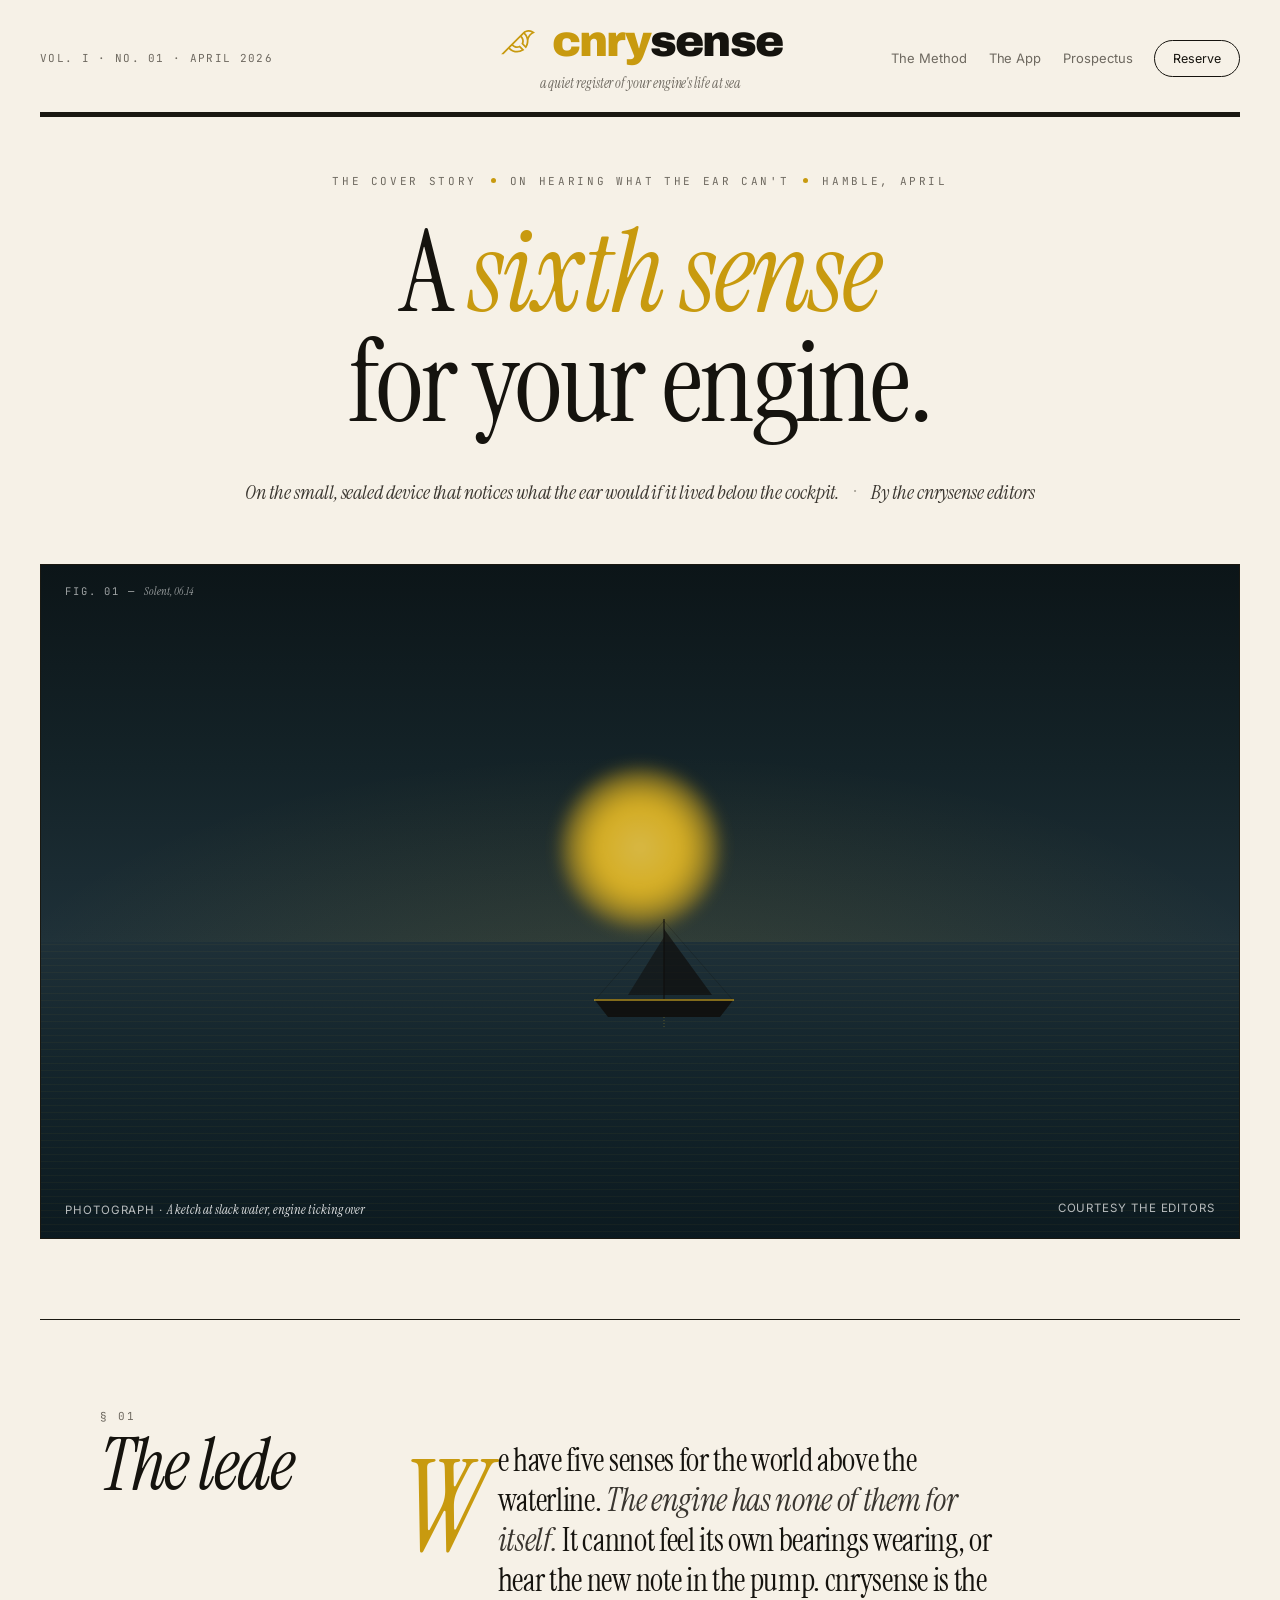
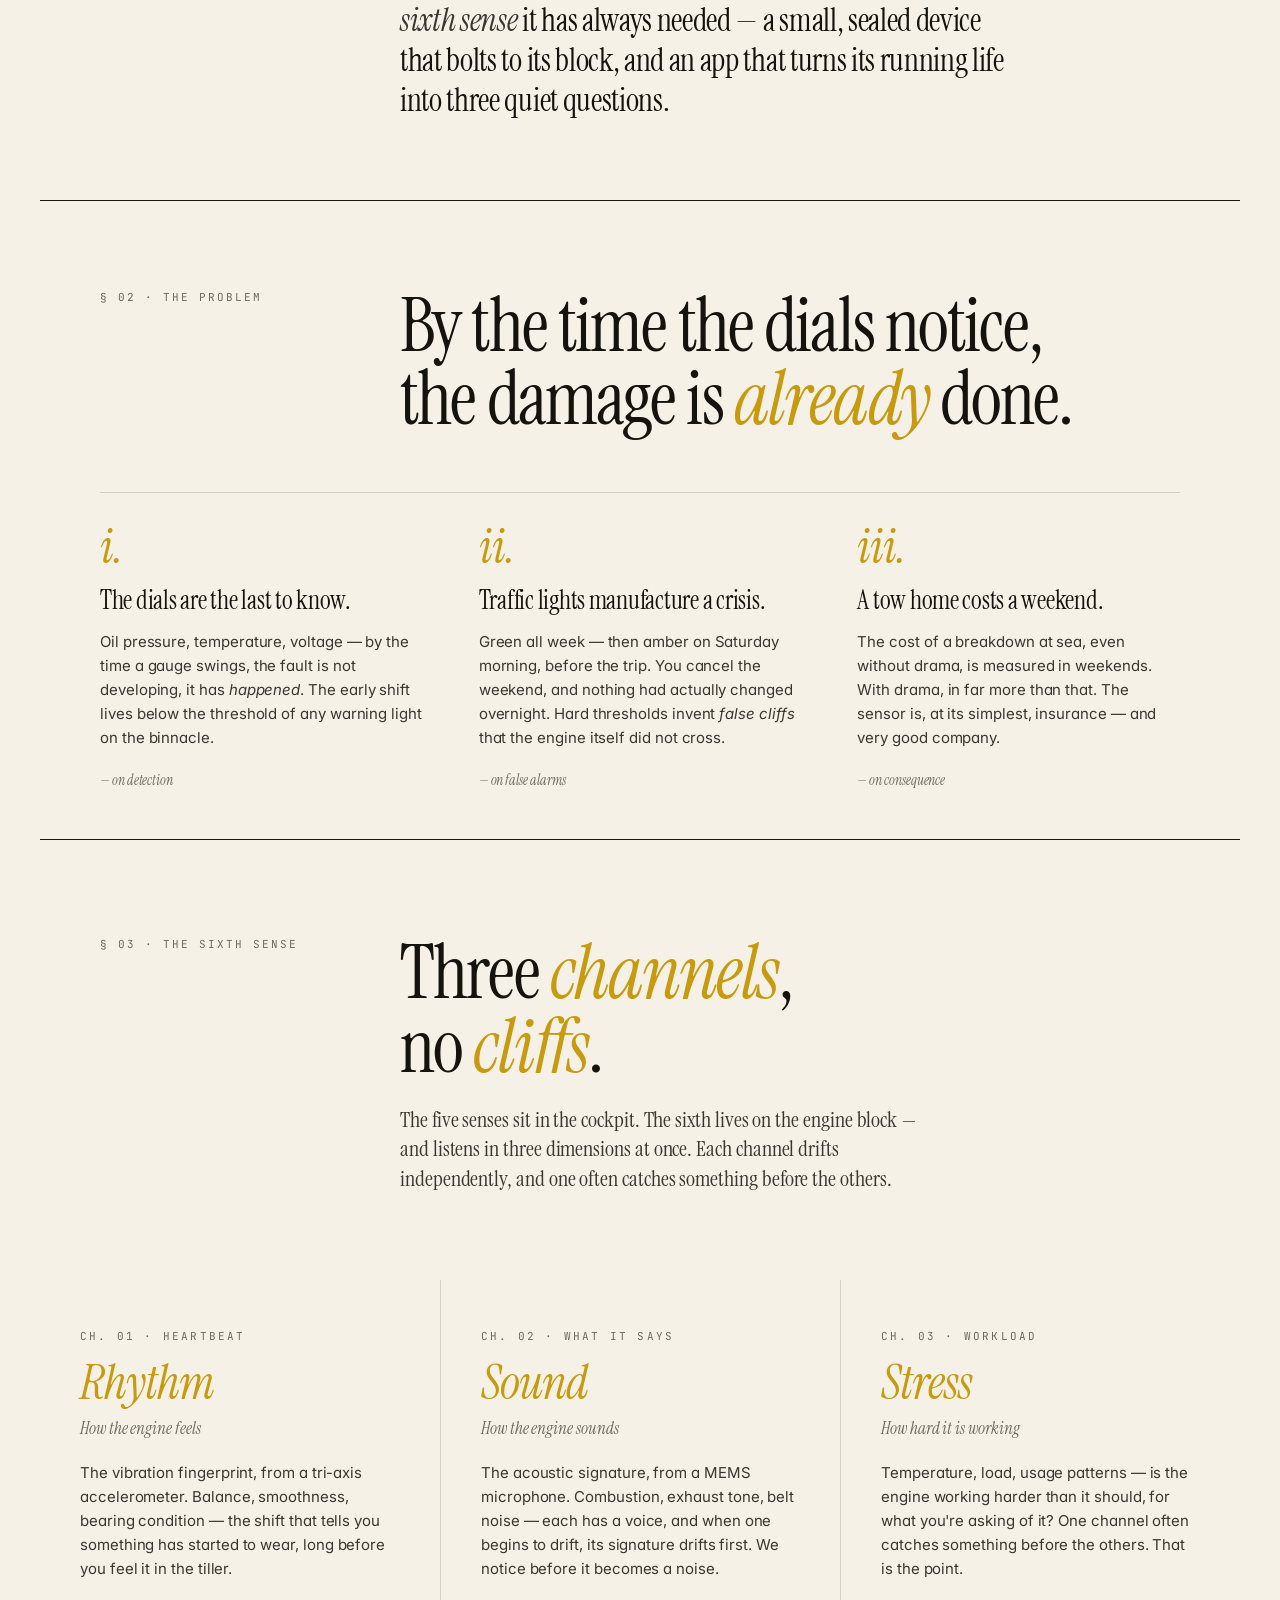
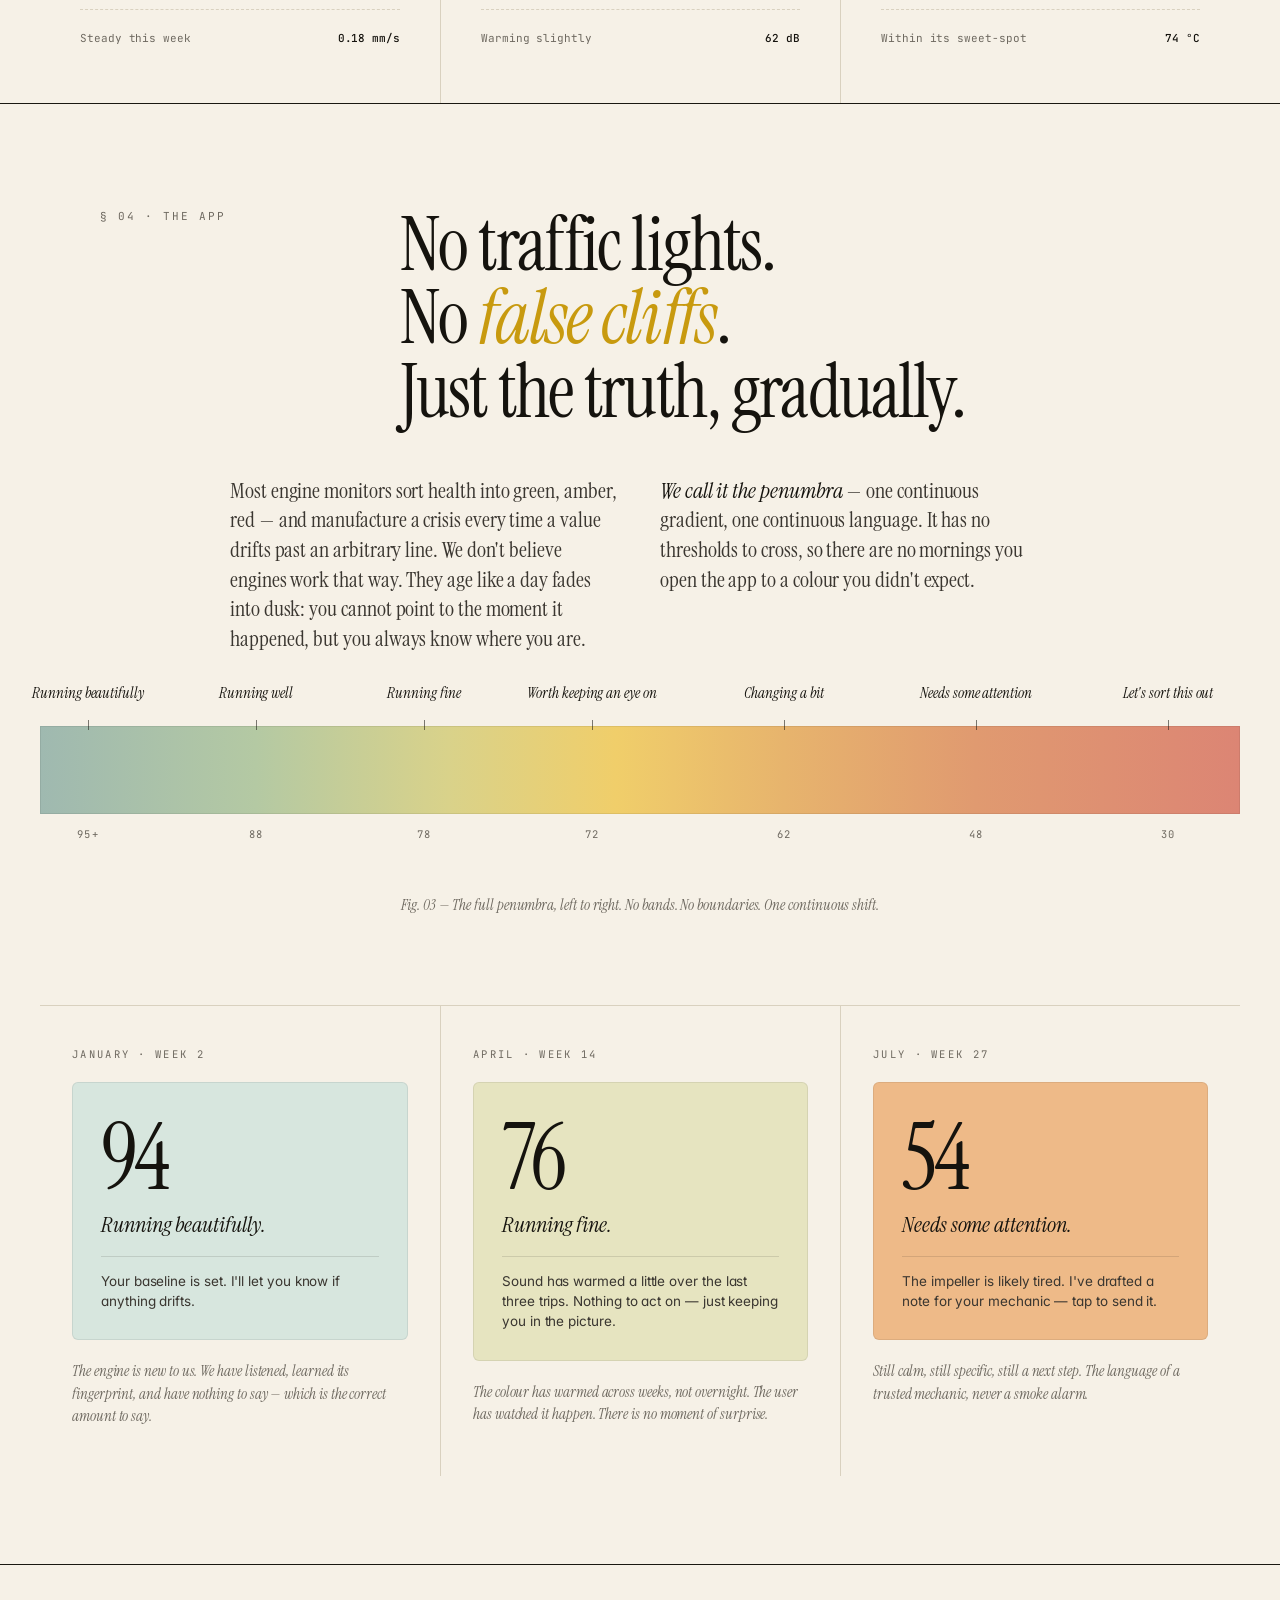
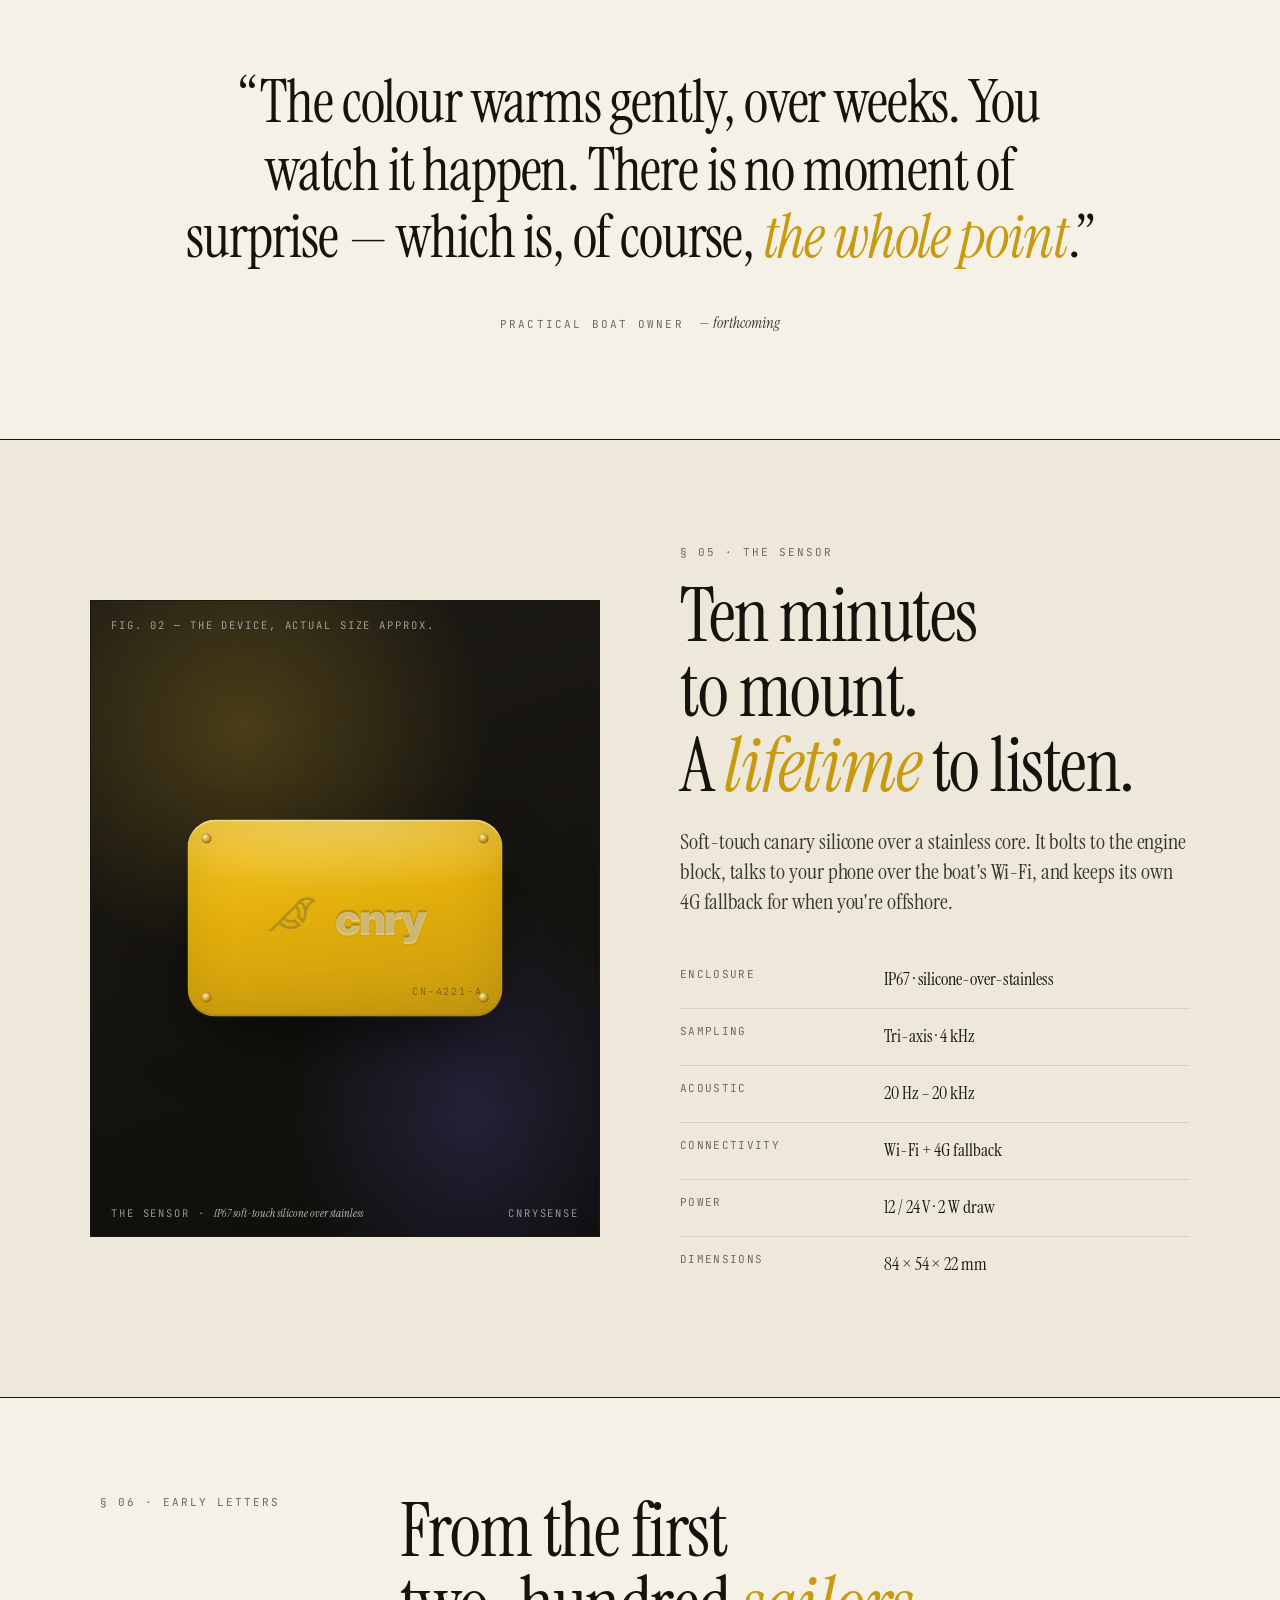
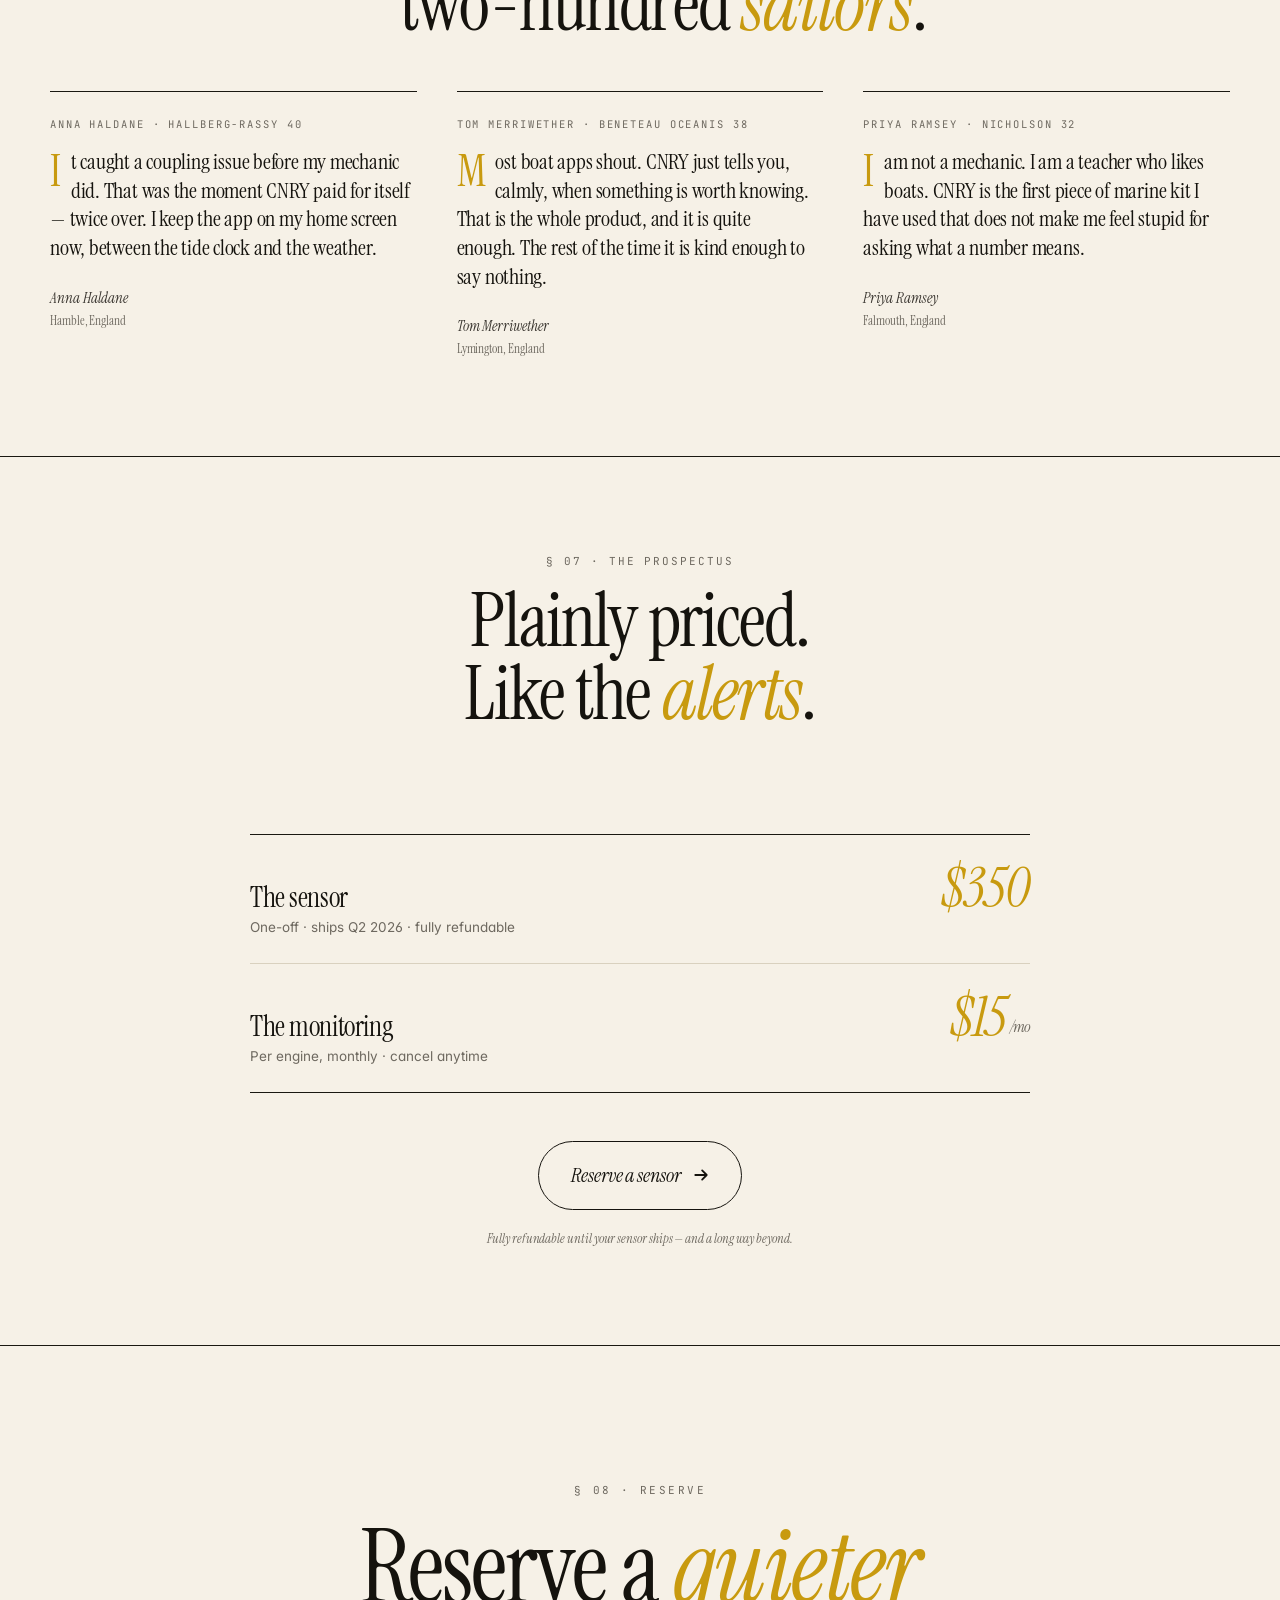
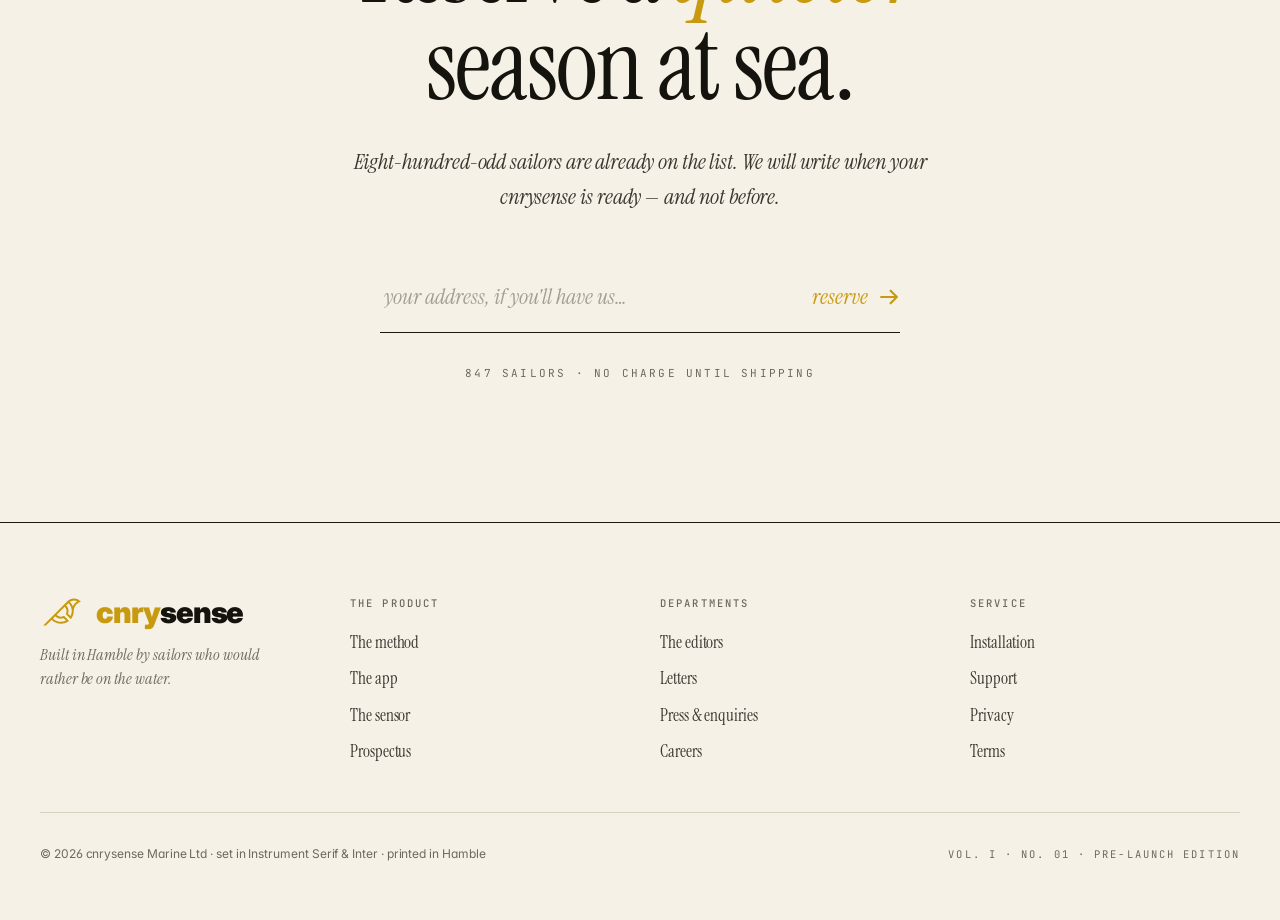
<file: marketing-editorial.html>
<!doctype html>
<html lang="en">
<head>
<meta charset="utf-8"/>
<meta name="viewport" content="width=device-width,initial-scale=1"/>
<title>CNRY — An editorial on quieter sailing</title>
<link rel="preconnect" href="https://fonts.googleapis.com">
<link rel="preconnect" href="https://fonts.gstatic.com" crossorigin>
<link href="https://fonts.googleapis.com/css2?family=Archivo:wght@400;600;900&family=Instrument+Serif:ital@0;1&family=Inter:wght@300;400;500;600&family=JetBrains+Mono:wght@400;500&display=swap" rel="stylesheet">
<style>
  :root {
    --paper:   #F6F1E7;
    --paper-2: #EEE8DA;
    --ink:     #15130E;
    --ink-2:   #3A3630;
    --ink-3:   #6E6960;
    --ink-4:   #A39E94;
    --rule:    #1A1811;
    --rule-soft:#D9D1BF;
    --canary:  #F5C526;
    --canary-deep:#C89A0F;
    --dusk:    #6B5ED8;
    --dusk-lite:#8A7EE8;
    --green:   #2F8A6B;
  }
  body.dark {
    --paper:#0E0D0A;
    --paper-2:#17150F;
    --ink:#F1EBDD;
    --ink-2:#D6CFBF;
    --ink-3:#968F80;
    --ink-4:#625D52;
    --rule:#E6DEC9;
    --rule-soft:#2A261F;
  }
  *,*::before,*::after{box-sizing:border-box}
  html,body{margin:0;padding:0;background:var(--paper);color:var(--ink);
    font-family:'Inter',system-ui,sans-serif;
    font-size:17px;line-height:1.55;letter-spacing:-0.004em;
    -webkit-font-smoothing:antialiased;
    transition:background .4s ease,color .3s ease;
  }
  body{font-feature-settings:"ss01","cv11"}
  .serif{font-family:'Instrument Serif',Georgia,serif;font-weight:400;letter-spacing:-0.01em}
  .mono{font-family:'JetBrains Mono',ui-monospace,monospace}
  a{color:inherit;text-decoration:none}
  button{font:inherit;color:inherit;cursor:pointer;border:none;background:none}
  img{max-width:100%;display:block}

  /* ─── SHELL ─────────────────────────────────── */
  .page{max-width:1340px;margin:0 auto;padding:0 40px}
  @media (max-width:720px){.page{padding:0 24px}}

  /* ─── MASTHEAD ──────────────────────────────── */
  .masthead{
    padding:22px 0 18px;
    border-bottom:1px solid var(--rule);
    display:grid;grid-template-columns:1fr auto 1fr;align-items:center;gap:32px;
    font-size:13px;
  }
  .mast-left,.mast-right{display:flex;align-items:center;gap:22px;color:var(--ink-3)}
  .mast-right{justify-content:flex-end}
  .mast-left .date{font-family:'JetBrains Mono',monospace;font-size:11px;letter-spacing:0.12em;text-transform:uppercase}
  .mast-left .volume{font-style:italic;font-family:'Instrument Serif',serif;font-size:15px}
  .mast-right a{transition:color .15s}
  .mast-right a:hover{color:var(--ink)}
  .mast-right .reserve{padding:8px 18px;border:1px solid var(--ink);border-radius:999px;color:var(--ink);font-size:12.5px}
  .mast-right .reserve:hover{background:var(--ink);color:var(--paper)}
  .mast-centre{text-align:center;display:flex;flex-direction:column;align-items:center;gap:10px}
  .mast-centre .flag{display:flex;align-items:center;gap:14px;color:var(--ink)}
  .mast-centre .flag-bird{display:inline-flex;align-items:center;transform:translateY(1px)}
  .mast-centre .flag-stack{display:flex;flex-direction:column;align-items:flex-start;line-height:.88}
  .mast-centre .flag-row{display:flex}
  .mast-centre .lk{
    font-family:'Archivo',sans-serif;font-weight:900;
    letter-spacing:-0.04em;text-transform:lowercase;
    font-size:44px;line-height:.88;
  }
  .mast-centre .lk.c-canary-deep{color:var(--canary-deep)}
  body.dark .mast-centre .lk.c-canary-deep{color:var(--canary)}
  .mast-centre .lk.c-ink{color:var(--ink)}
  .mast-centre .lk.c-dusk{color:var(--dusk)}
  .mast-centre .tag{font-family:'Instrument Serif',serif;font-style:italic;font-size:14px;color:var(--ink-3);margin-top:2px}
  @media (max-width:820px){
    .masthead{grid-template-columns:1fr;text-align:center}
    .mast-left,.mast-right{justify-content:center}
    .mast-centre .lk{font-size:30px}
  }

  /* thick rule under masthead */
  .rule-thick{height:4px;background:var(--rule);margin-bottom:0}
  .rule-thin{height:1px;background:var(--rule);margin-bottom:0}

  /* ─── HERO / COVER STORY ────────────────────── */
  .cover{padding:56px 0 80px;border-bottom:1px solid var(--rule)}
  .cover .dek{
    text-align:center;font-family:'JetBrains Mono',monospace;
    font-size:11px;letter-spacing:0.24em;text-transform:uppercase;color:var(--ink-3);
    margin-bottom:28px;
  }
  .cover .dek .pip{display:inline-block;width:5px;height:5px;border-radius:3px;background:var(--canary-deep);margin:0 14px;vertical-align:2px}
  body.dark .cover .dek .pip{background:var(--canary)}
  .cover h1{
    font-family:'Instrument Serif',serif;font-weight:400;
    font-size:clamp(64px,9vw,148px);line-height:.95;letter-spacing:-0.03em;
    text-align:center;margin:0 auto 40px;max-width:1120px;text-wrap:balance;
  }
  .cover h1 em{font-style:italic;color:var(--canary-deep)}
  body.dark .cover h1 em{color:var(--canary)}
  .cover .byline{
    text-align:center;font-family:'Instrument Serif',serif;font-style:italic;
    font-size:20px;color:var(--ink-2);margin-bottom:56px;
  }
  .cover .byline .sep{display:inline-block;margin:0 12px;color:var(--ink-4);font-style:normal}

  .cover-media{
    position:relative;aspect-ratio:16/9;width:100%;
    background:#18161B;border:1px solid var(--rule);overflow:hidden;
  }
  /* Cover "photograph" — rendered in SVG/CSS placeholder */
  .cover-media .scene{
    position:absolute;inset:0;
    background:
      radial-gradient(ellipse 80% 60% at 50% 70%, rgba(245,197,38,.12), transparent 70%),
      linear-gradient(180deg,#0C1518 0%,#142328 30%,#1E3038 55%,#2F4650 80%,#48616A 100%);
  }
  .cover-media .sun{
    position:absolute;left:50%;top:42%;transform:translate(-50%,-50%);
    width:180px;height:180px;border-radius:50%;
    background:radial-gradient(circle at 50% 50%,#F5C526 0%,#E3AF0C 25%,transparent 70%);
    filter:blur(6px);opacity:.85;
  }
  .cover-media .sun::after{
    content:"";position:absolute;inset:0;border-radius:50%;
    background:radial-gradient(circle,#F7D04A 0%,#F5C526 30%,transparent 65%);
  }
  .cover-media .horizon{
    position:absolute;left:0;right:0;top:56%;height:1px;
    background:linear-gradient(90deg,transparent 5%,rgba(245,197,38,.4) 50%,transparent 95%);
  }
  .cover-media .water{
    position:absolute;left:0;right:0;bottom:0;height:44%;
    background:
      repeating-linear-gradient(0deg,transparent 0 6px,rgba(245,197,38,.04) 6px 7px),
      linear-gradient(180deg,#1E3038 0%,#14252C 40%,#0C1A20 100%);
  }
  .cover-media .boat{
    position:absolute;left:52%;top:60%;transform:translate(-50%,-50%);
  }
  .cover-media .caption{
    position:absolute;bottom:18px;left:24px;right:24px;
    display:flex;justify-content:space-between;font-family:'Inter';
    font-size:11.5px;color:rgba(255,255,255,.7);letter-spacing:0.08em;text-transform:uppercase;
  }
  .cover-media .caption em{font-family:'Instrument Serif',serif;font-style:italic;text-transform:none;letter-spacing:0;color:rgba(255,255,255,.88);font-size:13px}
  .cover-media .fig{position:absolute;top:18px;left:24px;font-family:'JetBrains Mono',monospace;font-size:10.5px;letter-spacing:0.18em;color:rgba(255,255,255,.6);text-transform:uppercase}

  /* ─── OPENING PARAGRAPH (drop cap) ──────────── */
  .lede{padding:88px 0 48px;border-bottom:1px solid var(--rule)}
  .lede-grid{display:grid;grid-template-columns:220px 1fr;gap:80px;max-width:1080px;margin:0 auto}
  @media (max-width:880px){.lede-grid{grid-template-columns:1fr;gap:24px}}
  .lede .slug{font-family:'JetBrains Mono',monospace;font-size:11px;letter-spacing:0.18em;color:var(--ink-3);text-transform:uppercase}
  .lede .slug .num{display:block;font-family:'Instrument Serif',serif;font-style:italic;font-size:72px;color:var(--ink);letter-spacing:-0.02em;margin-top:8px;line-height:.9;text-transform:none}
  .lede .body{font-family:'Instrument Serif',serif;font-size:32px;line-height:1.25;letter-spacing:-0.01em;color:var(--ink);max-width:620px;text-wrap:pretty}
  .lede .body .dropcap{
    float:left;font-family:'Instrument Serif',serif;font-style:italic;
    font-size:128px;line-height:.85;padding:14px 14px 0 0;
    color:var(--canary-deep);
  }
  body.dark .lede .body .dropcap{color:var(--canary)}
  .lede .body em{font-style:italic;color:var(--ink-2)}

  /* ─── PROBLEM — NUMBERED ESSAY ─────────────── */
  .essay{padding:88px 0 48px;border-bottom:1px solid var(--rule)}
  .essay-head{display:grid;grid-template-columns:220px 1fr;gap:80px;margin-bottom:56px;max-width:1080px;margin-left:auto;margin-right:auto}
  @media (max-width:880px){.essay-head{grid-template-columns:1fr;gap:12px}}
  .essay-head .kicker{font-family:'JetBrains Mono',monospace;font-size:11px;letter-spacing:0.18em;color:var(--ink-3);text-transform:uppercase}
  .essay-head h2{
    font-family:'Instrument Serif',serif;font-weight:400;
    font-size:clamp(40px,5.4vw,76px);line-height:.98;letter-spacing:-0.025em;margin:0;
    text-wrap:balance;max-width:820px;
  }
  .essay-head h2 em{font-style:italic;color:var(--canary-deep)}
  body.dark .essay-head h2 em{color:var(--canary)}

  .essay-columns{
    display:grid;grid-template-columns:repeat(3,1fr);gap:56px;max-width:1080px;margin:0 auto;
    padding-top:32px;border-top:1px solid var(--rule-soft);
  }
  @media (max-width:880px){.essay-columns{grid-template-columns:1fr;gap:40px}}
  .essay-col{position:relative}
  .essay-col .n{
    font-family:'Instrument Serif',serif;font-style:italic;
    font-size:48px;line-height:.9;letter-spacing:-0.02em;color:var(--canary-deep);
    margin-bottom:18px;
  }
  body.dark .essay-col .n{color:var(--canary)}
  .essay-col h3{
    font-family:'Instrument Serif',serif;font-weight:400;
    font-size:26px;line-height:1.15;letter-spacing:-0.01em;margin:0 0 14px;
    text-wrap:balance;
  }
  .essay-col p{margin:0;font-size:15px;color:var(--ink-2);line-height:1.6;text-wrap:pretty}
  .essay-col .sig{margin-top:20px;font-family:'Instrument Serif',serif;font-style:italic;font-size:14px;color:var(--ink-3)}

  /* ─── HOW — THREE SIGNALS AS EDITORIAL FEATURES ─── */
  .how{padding:96px 0 0;border-bottom:1px solid var(--rule)}
  .how-head{display:grid;grid-template-columns:220px 1fr;gap:80px;margin-bottom:64px;max-width:1080px;margin-left:auto;margin-right:auto}
  @media (max-width:880px){.how-head{grid-template-columns:1fr;gap:12px}}
  .how-head .kicker{font-family:'JetBrains Mono',monospace;font-size:11px;letter-spacing:0.18em;color:var(--ink-3);text-transform:uppercase}
  .how-head h2{font-family:'Instrument Serif',serif;font-weight:400;font-size:clamp(40px,5.4vw,76px);line-height:.98;letter-spacing:-0.025em;margin:0 0 20px;text-wrap:balance}
  .how-head h2 em{font-style:italic;color:var(--canary-deep)}
  body.dark .how-head h2 em{color:var(--canary)}
  .how-head .lead{font-family:'Instrument Serif',serif;font-size:22px;color:var(--ink-2);line-height:1.35;max-width:540px;text-wrap:pretty}

  .signal-row{display:grid;grid-template-columns:repeat(3,1fr)}
  @media (max-width:880px){.signal-row{grid-template-columns:1fr}}
  .signal{
    padding:48px 40px 56px;
    border-left:1px solid var(--rule-soft);
    position:relative;
  }
  .signal:first-child{border-left:none}
  @media (max-width:880px){
    .signal{border-left:none;border-top:1px solid var(--rule-soft);padding:40px 0}
    .signal:first-child{border-top:none}
  }
  .signal .chnum{font-family:'JetBrains Mono',monospace;font-size:11px;letter-spacing:0.2em;color:var(--ink-3);text-transform:uppercase}
  .signal h3{font-family:'Instrument Serif',serif;font-weight:400;font-size:48px;letter-spacing:-0.02em;line-height:1;margin:14px 0 8px}
  .signal h3 em{font-style:italic;color:var(--canary-deep)}
  body.dark .signal h3 em{color:var(--canary)}
  .signal .dek{font-family:'Instrument Serif',serif;font-style:italic;font-size:17px;color:var(--ink-3);margin-bottom:20px}
  .signal p{margin:0;font-size:15px;color:var(--ink-2);line-height:1.6;text-wrap:pretty}

  .signal .waveform{
    margin-top:28px;padding-top:20px;border-top:1px dashed var(--rule-soft);
    font-family:'JetBrains Mono',monospace;font-size:11px;color:var(--ink-3);
    display:flex;justify-content:space-between;align-items:center;
  }
  .signal .waveform .reading{color:var(--ink);font-weight:500}

  /* ─── THE SENSOR — FULL-BLEED FEATURE ─── */
  .sensor{
    padding:104px 0;
    background:var(--paper-2);
    border-bottom:1px solid var(--rule);
  }
  body.dark .sensor{background:#0A0907}
  .sensor-grid{display:grid;grid-template-columns:1fr 1fr;gap:80px;align-items:center;max-width:1180px;margin:0 auto;padding:0 40px}
  @media (max-width:960px){.sensor-grid{grid-template-columns:1fr;gap:48px}}
  .sensor .fig-num{font-family:'JetBrains Mono',monospace;font-size:11px;letter-spacing:0.18em;color:var(--ink-3);text-transform:uppercase;margin-bottom:18px}
  .sensor h2{font-family:'Instrument Serif',serif;font-weight:400;font-size:clamp(40px,5vw,68px);line-height:1;letter-spacing:-0.02em;margin:0 0 24px;text-wrap:balance}
  .sensor h2 em{font-style:italic;color:var(--canary-deep)}
  body.dark .sensor h2 em{color:var(--canary)}
  .sensor .lede-p{font-family:'Instrument Serif',serif;font-size:22px;color:var(--ink-2);line-height:1.35;max-width:520px;margin-bottom:36px;text-wrap:pretty}

  .spec-table{width:100%;border-collapse:collapse;font-size:14px}
  .spec-table tr{border-bottom:1px solid var(--rule-soft)}
  .spec-table tr:last-child{border-bottom:none}
  .spec-table td{padding:14px 0;vertical-align:top}
  .spec-table td:first-child{font-family:'JetBrains Mono',monospace;font-size:11px;letter-spacing:0.12em;text-transform:uppercase;color:var(--ink-3);width:40%;padding-right:16px}
  .spec-table td:last-child{color:var(--ink);font-family:'Instrument Serif',serif;font-size:18px}

  /* sensor photo-plate — matches brand kit */
  .sensor-plate{
    aspect-ratio:4/5;position:relative;overflow:hidden;
    background:#0F0E0C;
    border:1px solid var(--rule);
  }
  .sensor-plate .bg{
    position:absolute;inset:0;
    background:
      radial-gradient(ellipse 80% 60% at 30% 20%, rgba(245,197,38,.22), transparent 60%),
      radial-gradient(ellipse 60% 60% at 75% 80%, rgba(107,94,216,.22), transparent 60%),
      linear-gradient(160deg,#1E1B15 0%,#0E0D0A 100%);
  }
  .sensor-plate .device{
    position:absolute;left:50%;top:50%;transform:translate(-50%,-50%);
    width:62%;aspect-ratio:16/10;border-radius:28px;
    background:
      radial-gradient(ellipse 140% 60% at 50% 0%, rgba(255,255,255,.28), transparent 60%),
      linear-gradient(170deg,#F5C526 0%,#E3AF0C 45%,#C89A0F 100%);
    box-shadow:
      inset 0 2px 0 rgba(255,255,255,.34),
      inset 0 -2px 0 rgba(0,0,0,.10),
      inset 0 0 50px rgba(0,0,0,.10),
      0 30px 70px -20px rgba(0,0,0,.7);
  }
  .sensor-plate .screw{position:absolute;width:10px;height:10px;border-radius:5px;
    background:radial-gradient(circle at 35% 30%,#fff0b8,#b9890a 60%,#8d6500);
    box-shadow:inset 0 0 2px rgba(0,0,0,.3)}
  .sensor-plate .s1{top:14px;left:14px}
  .sensor-plate .s2{top:14px;right:14px}
  .sensor-plate .s3{bottom:14px;left:14px}
  .sensor-plate .s4{bottom:14px;right:14px}
  .sensor-plate .emboss{
    position:absolute;left:50%;top:50%;transform:translate(-50%,-50%);
    display:flex;align-items:center;gap:14px;
    color:transparent;
  }
  .sensor-plate .emboss .bird-e{
    filter:drop-shadow(0 1px 0 rgba(255,255,255,.45)) drop-shadow(0 -1px 1px rgba(0,0,0,.22));
    opacity:.92;
  }
  .sensor-plate .emboss .word{
    font-family:'Inter';font-weight:900;font-size:44px;letter-spacing:-0.04em;
    text-transform:lowercase;
    text-shadow:
      0 1px 0 rgba(255,255,255,.45),
      0 -1px 1px rgba(0,0,0,.22),
      0 2px 3px rgba(0,0,0,.08);
    mix-blend-mode:overlay;opacity:.95;
  }
  .sensor-plate .sub{
    position:absolute;bottom:18px;right:20px;
    font-family:'JetBrains Mono',monospace;font-size:10px;letter-spacing:0.18em;
    color:rgba(15,14,12,.4);
  }
  .sensor-plate .caption{
    position:absolute;bottom:14px;left:20px;right:20px;display:flex;justify-content:space-between;
    font-family:'JetBrains Mono',monospace;font-size:10.5px;letter-spacing:0.18em;
    color:rgba(255,255,255,.55);text-transform:uppercase;
  }
  .sensor-plate .caption em{font-family:'Instrument Serif',serif;font-style:italic;text-transform:none;letter-spacing:0;color:rgba(255,255,255,.75)}
  .sensor-plate .fig-label{position:absolute;top:16px;left:20px;font-family:'JetBrains Mono',monospace;font-size:10.5px;letter-spacing:0.18em;color:rgba(255,255,255,.55);text-transform:uppercase}

  /* ─── APP — PENUMBRA ───────────────── */
  :root{
    /* the penumbra — a continuous gradient translated into named waypoints
       deep ocean teal → green → canary → warm amber → soft coral
       used only for engine-state expression, never for brand chrome */
    --pen-95:#D7E6DE;   /* deep-teal wash, lightened for large fill */
    --pen-88:#DCE7D1;   /* cool green */
    --pen-78:#E6E4C0;   /* green → canary transition */
    --pen-72:#EFDFA8;   /* soft canary */
    --pen-62:#F2D096;   /* canary → amber */
    --pen-48:#EEBA88;   /* warm amber */
    --pen-30:#E8A484;   /* soft coral */
  }
  body.dark{
    --pen-95:#1C302A;
    --pen-88:#22332A;
    --pen-78:#2E3326;
    --pen-72:#3A3322;
    --pen-62:#423020;
    --pen-48:#452A1F;
    --pen-30:#4A261F;
  }
  .app{padding:104px 0 88px;border-bottom:1px solid var(--rule)}
  .app-head{display:grid;grid-template-columns:220px 1fr;gap:80px;max-width:1080px;margin:0 auto 48px}
  @media (max-width:880px){.app-head{grid-template-columns:1fr;gap:12px}}
  .app-head .kicker{font-family:'JetBrains Mono',monospace;font-size:11px;letter-spacing:0.18em;color:var(--ink-3);text-transform:uppercase}
  .app-head h2{font-family:'Instrument Serif',serif;font-weight:400;font-size:clamp(40px,5.4vw,76px);line-height:.98;letter-spacing:-0.025em;margin:0;text-wrap:balance}
  .app-head h2 em{font-style:italic;color:var(--canary-deep)}
  body.dark .app-head h2 em{color:var(--canary)}

  /* penumbra lede */
  .penumbra-lede{
    max-width:820px;margin:0 auto 72px;
    display:grid;grid-template-columns:1fr 1fr;gap:40px;
  }
  @media (max-width:760px){.penumbra-lede{grid-template-columns:1fr;gap:24px}}
  .penumbra-lede p{margin:0;font-family:'Instrument Serif',serif;font-size:22px;line-height:1.35;color:var(--ink-2);text-wrap:pretty}
  .penumbra-lede p em{font-style:italic;color:var(--ink)}

  /* the bar */
  .penumbra{margin:0 auto 88px;max-width:1240px}
  .penumbra-bar{position:relative;height:88px;border-radius:0;
    background:linear-gradient(90deg,
      #9FB9B0 0%,     /* deep ocean teal */
      #B4C9A3 18%,    /* green */
      #D9D28A 34%,    /* green → canary */
      #F0CE6A 48%,    /* canary */
      #E7B46D 62%,    /* canary → amber */
      #E09A70 78%,    /* warm amber */
      #DC8574 100%);  /* soft coral */
    box-shadow:inset 0 0 0 1px rgba(21,19,14,.08);
  }
  body.dark .penumbra-bar{box-shadow:inset 0 0 0 1px rgba(241,235,221,.08)}
  .penumbra-ticks .tick{
    position:absolute;top:-6px;width:1px;height:10px;background:var(--ink);opacity:.55;
  }
  .penumbra-labels span{
    position:absolute;top:-44px;transform:translateX(-50%);
    font-family:'Instrument Serif',serif;font-style:italic;font-size:15px;
    color:var(--ink);white-space:nowrap;
  }
  .penumbra-scale span{
    position:absolute;bottom:-28px;transform:translateX(-50%);
    font-family:'JetBrains Mono',monospace;font-size:10.5px;letter-spacing:0.14em;color:var(--ink-3);text-transform:uppercase;
  }
  .penumbra figcaption{
    margin-top:80px;text-align:center;
    font-family:'Instrument Serif',serif;font-style:italic;font-size:15px;color:var(--ink-3);
  }
  @media (max-width:760px){
    .penumbra-labels span:nth-child(even){display:none}
    .penumbra-bar{height:68px}
  }

  /* three moments in time on the SAME interface */
  .pen-months{display:grid;grid-template-columns:repeat(3,1fr);gap:0;max-width:1240px;margin:0 auto;border-top:1px solid var(--rule-soft)}
  @media (max-width:880px){.pen-months{grid-template-columns:1fr}}
  .pen-month{
    padding:40px 32px 48px;border-left:1px solid var(--rule-soft);
    display:flex;flex-direction:column;gap:20px;
  }
  .pen-month:first-child{border-left:none}
  @media (max-width:880px){
    .pen-month{border-left:none;border-top:1px solid var(--rule-soft)}
    .pen-month:first-child{border-top:none}
  }
  .pen-stamp{font-family:'JetBrains Mono',monospace;font-size:10.5px;letter-spacing:0.22em;color:var(--ink-3);text-transform:uppercase}
  .pen-card{
    padding:36px 28px 28px;border:1px solid rgba(21,19,14,.08);border-radius:6px;
    min-height:220px;display:flex;flex-direction:column;justify-content:space-between;gap:18px;
    transition:background .4s ease;
  }
  body.dark .pen-card{border-color:rgba(241,235,221,.08)}
  .pen-score{font-family:'Instrument Serif',serif;font-size:92px;line-height:.85;letter-spacing:-0.03em;color:var(--ink)}
  .pen-phrase{font-family:'Instrument Serif',serif;font-size:22px;line-height:1.2;color:var(--ink);margin-top:-4px}
  .pen-phrase em{font-style:italic}
  .pen-foot{font-family:'Inter';font-size:13.5px;line-height:1.5;color:var(--ink-2);border-top:1px solid rgba(21,19,14,.12);padding-top:14px}
  body.dark .pen-foot{border-top-color:rgba(241,235,221,.14)}
  .pen-note{font-family:'Instrument Serif',serif;font-style:italic;font-size:15px;color:var(--ink-3);line-height:1.5;text-wrap:pretty}

  /* ─── QUOTED PIECE — LARGE PULL QUOTE ─── */
  .pullquote{padding:104px 40px;border-bottom:1px solid var(--rule);text-align:center;background:var(--paper)}
  .pullquote blockquote{
    margin:0 auto;max-width:980px;
    font-family:'Instrument Serif',serif;font-weight:400;
    font-size:clamp(36px,4.6vw,64px);line-height:1.15;letter-spacing:-0.02em;
    color:var(--ink);text-wrap:balance;
  }
  .pullquote blockquote em{font-style:italic;color:var(--canary-deep)}
  body.dark .pullquote blockquote em{color:var(--canary)}
  .pullquote .cite{
    margin-top:40px;font-family:'JetBrains Mono',monospace;font-size:11px;
    letter-spacing:0.2em;color:var(--ink-3);text-transform:uppercase;
  }
  .pullquote .cite em{font-family:'Instrument Serif',serif;font-style:italic;font-size:15px;color:var(--ink-2);text-transform:none;letter-spacing:0;margin-left:6px}

  /* ─── TESTIMONIALS — LETTERS TO THE EDITOR ─── */
  .letters{padding:96px 0;border-bottom:1px solid var(--rule)}
  .letters .head{display:grid;grid-template-columns:220px 1fr;gap:80px;max-width:1080px;margin:0 auto 48px}
  @media (max-width:880px){.letters .head{grid-template-columns:1fr;gap:12px}}
  .letters .head .kicker{font-family:'JetBrains Mono',monospace;font-size:11px;letter-spacing:0.18em;color:var(--ink-3);text-transform:uppercase}
  .letters .head h2{font-family:'Instrument Serif',serif;font-weight:400;font-size:clamp(40px,5vw,68px);line-height:1;letter-spacing:-0.02em;margin:0;text-wrap:balance}
  .letters .head h2 em{font-style:italic;color:var(--canary-deep)}
  body.dark .letters .head h2 em{color:var(--canary)}

  .letters .grid{display:grid;grid-template-columns:repeat(3,1fr);gap:40px;max-width:1180px;margin:0 auto}
  @media (max-width:880px){.letters .grid{grid-template-columns:1fr}}
  .letter{padding-top:24px;border-top:1px solid var(--rule)}
  .letter .from{font-family:'JetBrains Mono',monospace;font-size:10.5px;letter-spacing:0.18em;color:var(--ink-3);text-transform:uppercase;margin-bottom:16px}
  .letter .q{font-family:'Instrument Serif',serif;font-size:22px;line-height:1.3;letter-spacing:-0.01em;color:var(--ink);margin:0 0 24px;text-wrap:pretty}
  .letter .q::first-letter{font-size:44px;line-height:.9;float:left;padding:4px 10px 0 0;color:var(--canary-deep)}
  body.dark .letter .q::first-letter{color:var(--canary)}
  .letter .signoff{font-family:'Instrument Serif',serif;font-size:15px;color:var(--ink-2)}
  .letter .signoff .n{font-style:italic}
  .letter .signoff .d{display:block;font-size:12.5px;color:var(--ink-3);margin-top:2px;font-style:normal}

  /* ─── PRICING — PROSPECTUS ───────────────── */
  .prospectus{padding:96px 0;border-bottom:1px solid var(--rule)}
  .prospectus .head{text-align:center;margin-bottom:56px}
  .prospectus .head .kicker{font-family:'JetBrains Mono',monospace;font-size:11px;letter-spacing:0.18em;color:var(--ink-3);text-transform:uppercase;margin-bottom:14px}
  .prospectus h2{font-family:'Instrument Serif',serif;font-weight:400;font-size:clamp(44px,5.8vw,84px);line-height:.98;letter-spacing:-0.025em;margin:0 auto;text-wrap:balance;max-width:820px}
  .prospectus h2 em{font-style:italic;color:var(--canary-deep)}
  body.dark .prospectus h2 em{color:var(--canary)}

  .prospectus-body{max-width:780px;margin:0 auto;padding:48px 0 0}
  .price-row{display:grid;grid-template-columns:1fr auto;gap:32px;align-items:baseline;padding:28px 0;border-top:1px solid var(--rule-soft)}
  .price-row:first-of-type{border-top:1px solid var(--rule)}
  .price-row:last-of-type{border-bottom:1px solid var(--rule)}
  .price-row .what{font-family:'Instrument Serif',serif;font-size:28px;letter-spacing:-0.015em;line-height:1.1}
  .price-row .what .sub{display:block;font-family:'Inter';font-size:13.5px;color:var(--ink-3);margin-top:6px;letter-spacing:0}
  .price-row .amt{font-family:'Instrument Serif',serif;font-style:italic;font-size:56px;line-height:.9;letter-spacing:-0.02em;color:var(--canary-deep)}
  body.dark .price-row .amt{color:var(--canary)}
  .price-row .amt small{font-family:'Instrument Serif',serif;font-size:16px;font-style:italic;color:var(--ink-3);margin-left:4px;vertical-align:4px}

  .prospectus-foot{text-align:center;margin-top:48px}
  .prospectus-foot .reserve{
    display:inline-flex;align-items:center;gap:12px;
    padding:18px 32px;border:1px solid var(--ink);border-radius:999px;
    font-family:'Instrument Serif',serif;font-style:italic;font-size:20px;color:var(--ink);
    transition:background .2s,color .2s,transform .15s;
  }
  .prospectus-foot .reserve:hover{background:var(--ink);color:var(--paper);transform:translateY(-1px)}
  .prospectus-foot .small{margin-top:20px;font-size:12.5px;color:var(--ink-3);font-style:italic;font-family:'Instrument Serif',serif}

  /* ─── RESERVE / WAITLIST ─── */
  .reserve-section{padding:136px 0 140px;text-align:center;border-bottom:1px solid var(--rule)}
  .reserve-section .kicker{font-family:'JetBrains Mono',monospace;font-size:11px;letter-spacing:0.22em;color:var(--ink-3);text-transform:uppercase;margin-bottom:20px}
  .reserve-section h2{font-family:'Instrument Serif',serif;font-weight:400;font-size:clamp(56px,8vw,120px);line-height:.95;letter-spacing:-0.03em;margin:0 0 32px;text-wrap:balance}
  .reserve-section h2 em{font-style:italic;color:var(--canary-deep)}
  body.dark .reserve-section h2 em{color:var(--canary)}
  .reserve-section .lede-p{font-family:'Instrument Serif',serif;font-style:italic;font-size:22px;color:var(--ink-2);max-width:580px;margin:0 auto 48px;text-wrap:pretty}

  .reserve-form{max-width:520px;margin:0 auto;display:grid;grid-template-columns:1fr auto;gap:0;border-bottom:1px solid var(--rule)}
  .reserve-form input{
    border:none;background:transparent;padding:18px 4px;font:inherit;
    font-family:'Instrument Serif',serif;font-size:22px;color:var(--ink);outline:none;
  }
  .reserve-form input::placeholder{color:var(--ink-4);font-style:italic}
  .reserve-form button{
    padding:18px 0 18px 24px;font-family:'Instrument Serif',serif;font-style:italic;font-size:22px;
    color:var(--canary-deep);cursor:pointer;background:none;border:none;
    display:flex;align-items:center;gap:10px;
  }
  body.dark .reserve-form button{color:var(--canary)}
  .reserve-form button:hover{color:var(--ink)}
  .reserve-section .count{margin-top:32px;font-family:'JetBrains Mono',monospace;font-size:11px;letter-spacing:0.2em;color:var(--ink-3);text-transform:uppercase}

  /* ─── COLOPHON / FOOTER ─── */
  .colophon{padding:72px 0 56px}
  .col-top{display:grid;grid-template-columns:1fr 1fr 1fr 1fr;gap:40px;border-bottom:1px solid var(--rule-soft);padding-bottom:48px}
  @media (max-width:880px){.col-top{grid-template-columns:1fr 1fr}}
  .col-top h5{font-family:'JetBrains Mono',monospace;font-size:10.5px;letter-spacing:0.2em;text-transform:uppercase;color:var(--ink-3);margin:0 0 18px;font-weight:500}
  .col-top ul{list-style:none;padding:0;margin:0;display:flex;flex-direction:column;gap:10px}
  .col-top ul a{font-family:'Instrument Serif',serif;font-size:17px;color:var(--ink-2)}
  .col-top ul a:hover{color:var(--ink)}
  .col-top .brand{display:flex;align-items:center;gap:12px}
  .col-top .col-bird{display:inline-flex;align-items:center}
  .col-top .col-stack{display:flex;flex-direction:column;line-height:.88}
  .col-top .col-row{display:flex}
  .col-top .col-lk{font-family:'Inter',sans-serif;font-weight:900;font-size:30px;letter-spacing:-0.04em;text-transform:lowercase;line-height:.88}
  .col-top .col-lk.c-canary-deep{color:var(--canary-deep)}
  body.dark .col-top .col-lk.c-canary-deep{color:var(--canary)}
  .col-top .col-lk.c-ink{color:var(--ink)}
  .col-top .col-lk.c-dusk{color:var(--dusk)}
  .col-top .brand-p{font-family:'Instrument Serif',serif;font-style:italic;font-size:16px;color:var(--ink-3);max-width:240px;margin-top:14px;line-height:1.5}

  .col-bottom{margin-top:32px;display:flex;justify-content:space-between;align-items:baseline;font-size:12px;color:var(--ink-3);flex-wrap:wrap;gap:14px}
  .col-bottom .mono{font-family:'JetBrains Mono',monospace;font-size:10.5px;letter-spacing:0.2em;text-transform:uppercase}

  /* ─── BIRD MARK ─── */
  .bird{display:inline-block;vertical-align:middle}

  /* ─── TWEAKS PANEL ─── */
  .tweaks-panel{
    position:fixed;bottom:20px;right:20px;z-index:100;width:300px;
    background:var(--paper);border:1px solid var(--rule);padding:20px;
    box-shadow:0 20px 60px -20px rgba(21,19,14,.25);display:none;font-size:13px;
  }
  .tweaks-panel.open{display:block}
  .tweaks-panel .title{display:flex;justify-content:space-between;align-items:center;margin-bottom:16px;padding-bottom:12px;border-bottom:1px solid var(--rule-soft)}
  .tweaks-panel .title span{font-family:'JetBrains Mono',monospace;font-size:11px;letter-spacing:0.2em;text-transform:uppercase;color:var(--ink-3)}
  .tweaks-panel h5{font-family:'JetBrains Mono',monospace;font-size:10px;letter-spacing:0.2em;text-transform:uppercase;color:var(--ink-3);margin:0 0 8px;font-weight:500}
  .tweak-section{margin-bottom:16px}
  .tweak-section:last-child{margin-bottom:0}
  .seg{display:flex;gap:0;border:1px solid var(--rule-soft)}
  .seg button{flex:1;padding:8px 6px;border:none;background:transparent;font-family:'Instrument Serif',serif;font-size:13px;color:var(--ink-2);transition:all .15s;border-right:1px solid var(--rule-soft)}
  .seg button:last-child{border-right:none}
  .seg button.active{background:var(--ink);color:var(--paper);font-style:italic}

  /* ─── ACCENT OVERRIDES ─── */
  body[data-accent="dusk"]{--canary-deep:#6B5ED8;--canary:#8A7EE8}
  body[data-accent="ink"]{--canary-deep:var(--ink);--canary:var(--ink)}

  /* ─── TYPE-SCALE TWEAK ─── */
  body[data-scale="loose"]{--scale-mult:1.12}
  body[data-scale="loose"] .cover h1,
  body[data-scale="loose"] .reserve-section h2{letter-spacing:-0.02em}
  body[data-scale="loose"] .essay-head h2,
  body[data-scale="loose"] .how-head h2,
  body[data-scale="loose"] .app-head h2,
  body[data-scale="loose"] .sensor h2,
  body[data-scale="loose"] .prospectus h2,
  body[data-scale="loose"] .letters .head h2{font-size:calc(clamp(40px,5.4vw,76px) * 1.08)}
</style>
</head>
<body>

<!-- ────────────── TWEAKS ────────────── -->
<script>
  const TWEAK_DEFAULTS = /*EDITMODE-BEGIN*/{
    "theme": "light",
    "accent": "canary",
    "scale": "loose"
  }/*EDITMODE-END*/;
  let tweaks = {...TWEAK_DEFAULTS};

  function applyTweaks(){
    document.body.classList.toggle('dark', tweaks.theme === 'dark');
    document.body.dataset.accent = tweaks.accent;
    document.body.dataset.scale = tweaks.scale;
    renderPanel();
  }
  function setTweak(k,v){ tweaks[k]=v; applyTweaks();
    window.parent.postMessage({type:'__edit_mode_set_keys',edits:{[k]:v}},'*');
  }
  function renderPanel(){
    document.querySelectorAll('.seg').forEach(seg=>{
      const k = seg.dataset.key;
      seg.querySelectorAll('button').forEach(b=>{
        b.classList.toggle('active', b.dataset.v === tweaks[k]);
      });
    });
  }

  window.addEventListener('message',(e)=>{
    if(e.data?.type === '__activate_edit_mode'){ document.getElementById('tweaks').classList.add('open'); }
    if(e.data?.type === '__deactivate_edit_mode'){ document.getElementById('tweaks').classList.remove('open'); }
  });
  window.addEventListener('DOMContentLoaded',()=>{
    applyTweaks();
    document.querySelectorAll('.seg').forEach(seg=>{
      const k = seg.dataset.key;
      seg.addEventListener('click',(e)=>{
        const btn = e.target.closest('button');
        if(!btn) return;
        setTweak(k, btn.dataset.v);
      });
    });
    window.parent.postMessage({type:'__edit_mode_available'},'*');
  });
</script>

<!-- ────────────── MASTHEAD ────────────── -->
<div class="page">
  <header class="masthead">
    <div class="mast-left">
      <span class="date">Vol. I · No. 01 · April 2026</span>
    </div>
    <div class="mast-centre">
      <a href="#" class="flag" aria-label="cnrysense">
        <span class="flag-bird" aria-hidden="true">
          <svg viewBox="0 0 287 218" width="40" height="30"><path fill="var(--canary-deep)" fill-rule="evenodd" d="M217.161,66.369 C216.096,68.197 215.13,70.071 214.22,71.97 C210.054,61.378 203.747,51.653 195.568,43.474 L194.719,42.625 C201.974,37.297 210.65,34.204 219.778,33.874 C229.531,33.539 237.463,36.38 243.081,39.444 C234.318,45.062 224.583,53.617 217.161,66.369 Z M199.037,135.577 L183.216,119.755 C189.908,101.702 185.553,81.128 171.734,67.31 L170.525,66.101 L175.198,61.427 L175.157,61.386 L185.29,51.252 L186.539,52.501 C198.505,64.468 205.784,80.321 207.051,97.16 L207.06,99.654 L207.204,99.792 C207.658,112.255 204.808,124.654 199.037,135.577 Z M101.378,137.662 C115.18,151.466 135.738,155.824 153.787,149.154 L169.618,164.985 C142.534,179.36 108.708,174.603 86.572,152.469 L85.331,151.228 L91.043,145.501 L91.084,145.541 L100.171,136.455 L101.378,137.662 Z M259.328,35.215 C254.156,30.73 239.888,20.356 219.316,21.121 C204.632,21.649 190.827,27.665 180.437,38.055 L20.819,197.673 L38.869,197.673 L76.295,160.248 L77.543,161.497 C93.682,177.636 115.083,185.948 136.626,185.947 C152.901,185.947 169.26,181.201 183.486,171.503 L189.853,167.163 L156.583,133.894 L152.508,135.847 C138.398,142.602 121.479,139.704 110.407,128.635 L109.198,127.427 L161.497,75.129 L162.705,76.337 C173.791,87.423 176.686,104.354 169.907,118.465 L167.948,122.544 L201.22,155.816 L205.561,149.451 C215.926,134.255 220.979,115.755 219.851,97.275 C221.032,88.524 223.833,80.294 228.189,72.785 C236.76,58.053 249.065,49.993 257.875,45.812 L266.718,41.631 L259.328,35.215 Z"/></svg>
        </span>
        <span class="flag-stack">
          <span class="flag-row"><span class="lk c-canary-deep">cnry</span><span class="lk c-ink">sense</span></span>
        </span>
      </a>
      <div class="tag">a quiet register of your engine's life at sea</div>
    </div>
    <div class="mast-right">
      <a href="#how">The Method</a>
      <a href="#app">The App</a>
      <a href="#pricing">Prospectus</a>
      <a href="#reserve" class="reserve">Reserve</a>
    </div>
  </header>
  <div class="rule-thick"></div>
</div>

<!-- ────────────── COVER STORY ────────────── -->
<div class="page">
  <section class="cover">
    <div class="dek">
      The Cover Story<span class="pip"></span>On hearing what the ear can't<span class="pip"></span>Hamble, April
    </div>
    <h1>A <em>sixth sense</em><br/>for your engine.</h1>
    <div class="byline">
      On the small, sealed device that notices what the ear would if it lived below the cockpit.
      <span class="sep">·</span>
      By the cnrysense editors
    </div>

    <div class="cover-media">
      <div class="scene">
        <div class="sun"></div>
        <div class="horizon"></div>
        <div class="water"></div>
        <!-- boat silhouette -->
        <svg class="boat" width="260" height="120" viewBox="0 0 260 120" fill="none">
          <!-- mast + sails -->
          <path d="M130 10 L130 90" stroke="rgba(15,14,12,.78)" stroke-width="1.4"/>
          <path d="M130 20 L178 86 L130 86 Z" fill="rgba(15,14,12,.7)"/>
          <path d="M130 28 L94 86 L130 86 Z" fill="rgba(15,14,12,.55)"/>
          <!-- hull -->
          <path d="M60 90 L200 90 L186 108 L74 108 Z" fill="rgba(15,14,12,.88)"/>
          <path d="M60 90 L200 90 L200 92 L60 92 Z" fill="rgba(245,197,38,.5)"/>
          <!-- rigging lines -->
          <path d="M130 12 L62 90 M130 12 L198 90" stroke="rgba(15,14,12,.28)" stroke-width="0.8"/>
          <!-- reflection -->
          <path d="M130 108 L130 118" stroke="rgba(245,197,38,.3)" stroke-width="1" stroke-dasharray="1 2"/>
        </svg>
      </div>
      <div class="fig">Fig. 01 — <em style="font-family:'Instrument Serif',serif;font-style:italic;text-transform:none;letter-spacing:0">Solent, 06.14</em></div>
      <div class="caption">
        <span>Photograph · <em>A ketch at slack water, engine ticking over</em></span>
        <span>Courtesy the editors</span>
      </div>
    </div>
  </section>
</div>

<!-- ────────────── LEDE ────────────── -->
<div class="page">
  <section class="lede">
    <div class="lede-grid">
      <div class="slug">
        § 01<span class="num">The lede</span>
      </div>
      <p class="body">
        <span class="dropcap">W</span>e have five senses for the world above the waterline. <em>The engine has none of them for itself.</em> It cannot feel its own bearings wearing, or hear the new note in the pump. cnrysense is the <em>sixth sense</em> it has always needed — a small, sealed device that bolts to its block, and an app that turns its running life into three quiet questions.
      </p>
    </div>
  </section>
</div>

<!-- ────────────── ESSAY — THE PROBLEM ────────────── -->
<div class="page">
  <section class="essay">
    <div class="essay-head">
      <div class="kicker">§ 02 · The problem</div>
      <h2>By the time the dials notice,<br/>the damage is <em>already</em> done.</h2>
    </div>
    <div class="essay-columns">
      <div class="essay-col">
        <div class="n">i.</div>
        <h3>The dials are the last to know.</h3>
        <p>Oil pressure, temperature, voltage — by the time a gauge swings, the fault is not developing, it has <em>happened</em>. The early shift lives below the threshold of any warning light on the binnacle.</p>
        <div class="sig">— on detection</div>
      </div>
      <div class="essay-col">
        <div class="n">ii.</div>
        <h3>Traffic lights manufacture a crisis.</h3>
        <p>Green all week — then amber on Saturday morning, before the trip. You cancel the weekend, and nothing had actually changed overnight. Hard thresholds invent <em>false cliffs</em> that the engine itself did not cross.</p>
        <div class="sig">— on false alarms</div>
      </div>
      <div class="essay-col">
        <div class="n">iii.</div>
        <h3>A tow home costs a weekend.</h3>
        <p>The cost of a breakdown at sea, even without drama, is measured in weekends. With drama, in far more than that. The sensor is, at its simplest, insurance — and very good company.</p>
        <div class="sig">— on consequence</div>
      </div>
    </div>
  </section>
</div>

<!-- ────────────── HOW IT WORKS — THE METHOD ────────────── -->
<section id="how" class="how">
  <div class="page">
    <div class="how-head">
      <div class="kicker">§ 03 · The sixth sense</div>
      <div>
        <h2>Three <em>channels</em>,<br/>no <em>cliffs</em>.</h2>
        <p class="lead">The five senses sit in the cockpit. The sixth lives on the engine block — and listens in three dimensions at once. Each channel drifts independently, and one often catches something before the others.</p>
      </div>
    </div>
  </div>
  <div class="page">
    <div class="signal-row">
      <div class="signal">
        <div class="chnum">Ch. 01 · Heartbeat</div>
        <h3><em>Rhythm</em></h3>
        <div class="dek">How the engine feels</div>
        <p>The vibration fingerprint, from a tri-axis accelerometer. Balance, smoothness, bearing condition — the shift that tells you something has started to wear, long before you feel it in the tiller.</p>
        <div class="waveform"><span>Steady this week</span><span class="reading">0.18 mm/s</span></div>
      </div>
      <div class="signal">
        <div class="chnum">Ch. 02 · What it says</div>
        <h3><em>Sound</em></h3>
        <div class="dek">How the engine sounds</div>
        <p>The acoustic signature, from a MEMS microphone. Combustion, exhaust tone, belt noise — each has a voice, and when one begins to drift, its signature drifts first. We notice before it becomes a noise.</p>
        <div class="waveform"><span>Warming slightly</span><span class="reading">62 dB</span></div>
      </div>
      <div class="signal">
        <div class="chnum">Ch. 03 · Workload</div>
        <h3><em>Stress</em></h3>
        <div class="dek">How hard it is working</div>
        <p>Temperature, load, usage patterns — is the engine working harder than it should, for what you're asking of it? One channel often catches something before the others. That is the point.</p>
        <div class="waveform"><span>Within its sweet-spot</span><span class="reading">74 °C</span></div>
      </div>
    </div>
  </div>
</section>

<!-- ────────────── THE APP — PENUMBRA ────────────── -->
<section id="app" class="app">
  <div class="page">
    <div class="app-head">
      <div class="kicker">§ 04 · The app</div>
      <h2>No traffic lights.<br/>No <em>false cliffs</em>.<br/>Just the truth, gradually.</h2>
    </div>
    <div class="penumbra-lede">
      <p>Most engine monitors sort health into green, amber, red — and manufacture a crisis every time a value drifts past an arbitrary line. We don't believe engines work that way. They age like a day fades into dusk: you cannot point to the moment it happened, but you always know where you are.</p>
      <p><em>We call it the penumbra</em> — one continuous gradient, one continuous language. It has no thresholds to cross, so there are no mornings you open the app to a colour you didn't expect.</p>
    </div>

    <figure class="penumbra">
      <div class="penumbra-bar" aria-hidden="true">
        <div class="penumbra-band"></div>
        <div class="penumbra-ticks">
          <span class="tick" style="left:4%"></span>
          <span class="tick" style="left:18%"></span>
          <span class="tick" style="left:32%"></span>
          <span class="tick" style="left:46%"></span>
          <span class="tick" style="left:62%"></span>
          <span class="tick" style="left:78%"></span>
          <span class="tick" style="left:94%"></span>
        </div>
        <div class="penumbra-labels">
          <span style="left:4%">Running beautifully</span>
          <span style="left:18%">Running well</span>
          <span style="left:32%">Running fine</span>
          <span style="left:46%">Worth keeping an eye on</span>
          <span style="left:62%">Changing a bit</span>
          <span style="left:78%">Needs some attention</span>
          <span style="left:94%">Let's sort this out</span>
        </div>
        <div class="penumbra-scale">
          <span style="left:4%">95+</span>
          <span style="left:18%">88</span>
          <span style="left:32%">78</span>
          <span style="left:46%">72</span>
          <span style="left:62%">62</span>
          <span style="left:78%">48</span>
          <span style="left:94%">30</span>
        </div>
      </div>
      <figcaption>Fig. 03 — The full penumbra, left to right. No bands. No boundaries. One continuous shift.</figcaption>
    </figure>

    <div class="pen-months">
      <div class="pen-month">
        <div class="pen-stamp">January · week 2</div>
        <div class="pen-card" style="background:var(--pen-95)">
          <div class="pen-score">94</div>
          <div class="pen-phrase"><em>Running beautifully.</em></div>
          <div class="pen-foot">Your baseline is set. I'll let you know if anything drifts.</div>
        </div>
        <div class="pen-note">The engine is new to us. We have listened, learned its fingerprint, and have nothing to say — which is the correct amount to say.</div>
      </div>
      <div class="pen-month">
        <div class="pen-stamp">April · week 14</div>
        <div class="pen-card" style="background:var(--pen-78)">
          <div class="pen-score">76</div>
          <div class="pen-phrase"><em>Running fine.</em></div>
          <div class="pen-foot">Sound has warmed a little over the last three trips. Nothing to act on — just keeping you in the picture.</div>
        </div>
        <div class="pen-note">The colour has warmed across weeks, not overnight. The user has watched it happen. There is no moment of surprise.</div>
      </div>
      <div class="pen-month">
        <div class="pen-stamp">July · week 27</div>
        <div class="pen-card" style="background:var(--pen-48)">
          <div class="pen-score">54</div>
          <div class="pen-phrase"><em>Needs some attention.</em></div>
          <div class="pen-foot">The impeller is likely tired. I've drafted a note for your mechanic — tap to send it.</div>
        </div>
        <div class="pen-note">Still calm, still specific, still a next step. The language of a trusted mechanic, never a smoke alarm.</div>
      </div>
    </div>
  </div>
</section>

<!-- ────────────── PULL QUOTE ────────────── -->
<section class="pullquote">
  <blockquote>
    &ldquo;The colour warms gently, over weeks. You watch it happen. There is no moment of surprise — which is, of course, <em>the whole point</em>.&rdquo;
  </blockquote>
  <div class="cite">Practical Boat Owner <em>— forthcoming</em></div>
</section>

<!-- ────────────── THE SENSOR — FEATURE ────────────── -->
<section id="sensor" class="sensor">
  <div class="sensor-grid">
    <div class="sensor-plate">
      <div class="bg"></div>
      <div class="device">
        <span class="screw s1"></span>
        <span class="screw s2"></span>
        <span class="screw s3"></span>
        <span class="screw s4"></span>
        <div class="emboss">
          <span class="bird-e">
            <svg width="56" height="42" viewBox="0 0 287 218"><path fill="rgba(15,14,12,.22)" fill-rule="evenodd" d="M217.161,66.369 C216.096,68.197 215.13,70.071 214.22,71.97 C210.054,61.378 203.747,51.653 195.568,43.474 L194.719,42.625 C201.974,37.297 210.65,34.204 219.778,33.874 C229.531,33.539 237.463,36.38 243.081,39.444 C234.318,45.062 224.583,53.617 217.161,66.369 Z M199.037,135.577 L183.216,119.755 C189.908,101.702 185.553,81.128 171.734,67.31 L170.525,66.101 L175.198,61.427 L175.157,61.386 L185.29,51.252 L186.539,52.501 C198.505,64.468 205.784,80.321 207.051,97.16 L207.06,99.654 L207.204,99.792 C207.658,112.255 204.808,124.654 199.037,135.577 Z M101.378,137.662 C115.18,151.466 135.738,155.824 153.787,149.154 L169.618,164.985 C142.534,179.36 108.708,174.603 86.572,152.469 L85.331,151.228 L91.043,145.501 L91.084,145.541 L100.171,136.455 L101.378,137.662 Z M259.328,35.215 C254.156,30.73 239.888,20.356 219.316,21.121 C204.632,21.649 190.827,27.665 180.437,38.055 L20.819,197.673 L38.869,197.673 L76.295,160.248 L77.543,161.497 C93.682,177.636 115.083,185.948 136.626,185.947 C152.901,185.947 169.26,181.201 183.486,171.503 L189.853,167.163 L156.583,133.894 L152.508,135.847 C138.398,142.602 121.479,139.704 110.407,128.635 L109.198,127.427 L161.497,75.129 L162.705,76.337 C173.791,87.423 176.686,104.354 169.907,118.465 L167.948,122.544 L201.22,155.816 L205.561,149.451 C215.926,134.255 220.979,115.755 219.851,97.275 C221.032,88.524 223.833,80.294 228.189,72.785 C236.76,58.053 249.065,49.993 257.875,45.812 L266.718,41.631 L259.328,35.215 Z"/></svg>
          </span>
          <span class="word">cnry</span>
        </div>
        <div class="sub">CN-4221-A</div>
      </div>
      <div class="fig-label">Fig. 02 — The device, actual size approx.</div>
      <div class="caption">
        <span>The sensor · <em>IP67 soft-touch silicone over stainless</em></span>
        <span>cnrysense</span>
      </div>
    </div>
    <div>
      <div class="fig-num">§ 05 · The sensor</div>
      <h2>Ten minutes<br/>to mount.<br/>A <em>lifetime</em> to listen.</h2>
      <p class="lede-p">Soft-touch canary silicone over a stainless core. It bolts to the engine block, talks to your phone over the boat's Wi-Fi, and keeps its own 4G fallback for when you're offshore.</p>
      <table class="spec-table">
        <tr><td>Enclosure</td><td>IP67 · silicone-over-stainless</td></tr>
        <tr><td>Sampling</td><td>Tri-axis · 4 kHz</td></tr>
        <tr><td>Acoustic</td><td>20 Hz – 20 kHz</td></tr>
        <tr><td>Connectivity</td><td>Wi-Fi + 4G fallback</td></tr>
        <tr><td>Power</td><td>12 / 24 V · 2 W draw</td></tr>
        <tr><td>Dimensions</td><td>84 × 54 × 22 mm</td></tr>
      </table>
    </div>
  </div>
</section>

<!-- ────────────── LETTERS ────────────── -->
<section class="letters">
  <div class="page">
    <div class="head">
      <div class="kicker">§ 06 · Early letters</div>
      <h2>From the first<br/>two-hundred <em>sailors</em>.</h2>
    </div>
    <div class="grid">
      <div class="letter">
        <div class="from">Anna Haldane · Hallberg-Rassy 40</div>
        <p class="q">It caught a coupling issue before my mechanic did. That was the moment CNRY paid for itself — twice over. I keep the app on my home screen now, between the tide clock and the weather.</p>
        <div class="signoff"><span class="n">Anna Haldane</span><span class="d">Hamble, England</span></div>
      </div>
      <div class="letter">
        <div class="from">Tom Merriwether · Beneteau Oceanis 38</div>
        <p class="q">Most boat apps shout. CNRY just tells you, calmly, when something is worth knowing. That is the whole product, and it is quite enough. The rest of the time it is kind enough to say nothing.</p>
        <div class="signoff"><span class="n">Tom Merriwether</span><span class="d">Lymington, England</span></div>
      </div>
      <div class="letter">
        <div class="from">Priya Ramsey · Nicholson 32</div>
        <p class="q">I am not a mechanic. I am a teacher who likes boats. CNRY is the first piece of marine kit I have used that does not make me feel stupid for asking what a number means.</p>
        <div class="signoff"><span class="n">Priya Ramsey</span><span class="d">Falmouth, England</span></div>
      </div>
    </div>
  </div>
</section>

<!-- ────────────── PROSPECTUS — PRICING ────────────── -->
<section id="pricing" class="prospectus">
  <div class="page">
    <div class="head">
      <div class="kicker">§ 07 · The prospectus</div>
      <h2>Plainly priced.<br/>Like the <em>alerts</em>.</h2>
    </div>
    <div class="prospectus-body">
      <div class="price-row">
        <div class="what">The sensor<span class="sub">One-off · ships Q2 2026 · fully refundable</span></div>
        <div class="amt">$350</div>
      </div>
      <div class="price-row">
        <div class="what">The monitoring<span class="sub">Per engine, monthly · cancel anytime</span></div>
        <div class="amt">$15<small>/mo</small></div>
      </div>
    </div>
    <div class="prospectus-foot">
      <a href="#reserve" class="reserve">
        Reserve a sensor
        <svg width="16" height="16" viewBox="0 0 14 14"><path d="M2 7 L12 7 M8 3 L12 7 L8 11" stroke="currentColor" stroke-width="1.6" fill="none" stroke-linecap="round" stroke-linejoin="round"/></svg>
      </a>
      <div class="small">Fully refundable until your sensor ships — and a long way beyond.</div>
    </div>
  </div>
</section>

<!-- ────────────── RESERVE ────────────── -->
<section id="reserve" class="reserve-section">
  <div class="page">
    <div class="kicker">§ 08 · Reserve</div>
    <h2>Reserve a <em>quieter</em><br/>season at sea.</h2>
    <p class="lede-p">Eight-hundred-odd sailors are already on the list. We will write when your cnrysense is ready — and not before.</p>
    <form class="reserve-form" onsubmit="event.preventDefault();this.querySelector('button span').textContent='on the list';this.querySelector('input').value='';">
      <input type="email" placeholder="your address, if you'll have us…" required/>
      <button type="submit"><span>reserve</span>
        <svg width="22" height="22" viewBox="0 0 14 14"><path d="M2 7 L12 7 M8 3 L12 7 L8 11" stroke="currentColor" stroke-width="1.4" fill="none" stroke-linecap="round" stroke-linejoin="round"/></svg>
      </button>
    </form>
    <div class="count">847 sailors · no charge until shipping</div>
  </div>
</section>

<!-- ────────────── COLOPHON ────────────── -->
<footer class="colophon">
  <div class="page">
    <div class="col-top">
      <div>
        <a href="#" class="brand" aria-label="cnrysense">
          <span class="col-bird" aria-hidden="true">
            <svg viewBox="0 0 287 218" width="44" height="34"><path fill="var(--canary-deep)" fill-rule="evenodd" d="M217.161,66.369 C216.096,68.197 215.13,70.071 214.22,71.97 C210.054,61.378 203.747,51.653 195.568,43.474 L194.719,42.625 C201.974,37.297 210.65,34.204 219.778,33.874 C229.531,33.539 237.463,36.38 243.081,39.444 C234.318,45.062 224.583,53.617 217.161,66.369 Z M199.037,135.577 L183.216,119.755 C189.908,101.702 185.553,81.128 171.734,67.31 L170.525,66.101 L175.198,61.427 L175.157,61.386 L185.29,51.252 L186.539,52.501 C198.505,64.468 205.784,80.321 207.051,97.16 L207.06,99.654 L207.204,99.792 C207.658,112.255 204.808,124.654 199.037,135.577 Z M101.378,137.662 C115.18,151.466 135.738,155.824 153.787,149.154 L169.618,164.985 C142.534,179.36 108.708,174.603 86.572,152.469 L85.331,151.228 L91.043,145.501 L91.084,145.541 L100.171,136.455 L101.378,137.662 Z M259.328,35.215 C254.156,30.73 239.888,20.356 219.316,21.121 C204.632,21.649 190.827,27.665 180.437,38.055 L20.819,197.673 L38.869,197.673 L76.295,160.248 L77.543,161.497 C93.682,177.636 115.083,185.948 136.626,185.947 C152.901,185.947 169.26,181.201 183.486,171.503 L189.853,167.163 L156.583,133.894 L152.508,135.847 C138.398,142.602 121.479,139.704 110.407,128.635 L109.198,127.427 L161.497,75.129 L162.705,76.337 C173.791,87.423 176.686,104.354 169.907,118.465 L167.948,122.544 L201.22,155.816 L205.561,149.451 C215.926,134.255 220.979,115.755 219.851,97.275 C221.032,88.524 223.833,80.294 228.189,72.785 C236.76,58.053 249.065,49.993 257.875,45.812 L266.718,41.631 L259.328,35.215 Z"/></svg>
          </span>
          <span class="col-stack">
            <span class="col-row"><span class="col-lk c-canary-deep">cnry</span><span class="col-lk c-ink">sense</span></span>
          </span>
        </a>
        <p class="brand-p">Built in Hamble by sailors who would rather be on the water.</p>
      </div>
      <div>
        <h5>The Product</h5>
        <ul>
          <li><a href="#how">The method</a></li>
          <li><a href="#app">The app</a></li>
          <li><a href="#sensor">The sensor</a></li>
          <li><a href="#pricing">Prospectus</a></li>
        </ul>
      </div>
      <div>
        <h5>Departments</h5>
        <ul>
          <li><a href="#">The editors</a></li>
          <li><a href="#">Letters</a></li>
          <li><a href="#">Press &amp; enquiries</a></li>
          <li><a href="#">Careers</a></li>
        </ul>
      </div>
      <div>
        <h5>Service</h5>
        <ul>
          <li><a href="#">Installation</a></li>
          <li><a href="#">Support</a></li>
          <li><a href="#">Privacy</a></li>
          <li><a href="#">Terms</a></li>
        </ul>
      </div>
    </div>
    <div class="col-bottom">
      <div>© 2026 cnrysense Marine Ltd · set in Instrument Serif &amp; Inter · printed in Hamble</div>
      <div class="mono">Vol. I · No. 01 · Pre-launch edition</div>
    </div>
  </div>
</footer>

<!-- ────────────── TWEAKS PANEL ────────────── -->
<div id="tweaks" class="tweaks-panel">
  <div class="title">
    <span>Tweaks</span>
    <svg width="16" height="12" viewBox="0 0 287 218"><path fill="var(--canary-deep)" fill-rule="evenodd" d="M217.161,66.369 C216.096,68.197 215.13,70.071 214.22,71.97 C210.054,61.378 203.747,51.653 195.568,43.474 L194.719,42.625 C201.974,37.297 210.65,34.204 219.778,33.874 C229.531,33.539 237.463,36.38 243.081,39.444 C234.318,45.062 224.583,53.617 217.161,66.369 Z M199.037,135.577 L183.216,119.755 C189.908,101.702 185.553,81.128 171.734,67.31 L170.525,66.101 L175.198,61.427 L175.157,61.386 L185.29,51.252 L186.539,52.501 C198.505,64.468 205.784,80.321 207.051,97.16 L207.06,99.654 L207.204,99.792 C207.658,112.255 204.808,124.654 199.037,135.577 Z M101.378,137.662 C115.18,151.466 135.738,155.824 153.787,149.154 L169.618,164.985 C142.534,179.36 108.708,174.603 86.572,152.469 L85.331,151.228 L91.043,145.501 L91.084,145.541 L100.171,136.455 L101.378,137.662 Z M259.328,35.215 C254.156,30.73 239.888,20.356 219.316,21.121 C204.632,21.649 190.827,27.665 180.437,38.055 L20.819,197.673 L38.869,197.673 L76.295,160.248 L77.543,161.497 C93.682,177.636 115.083,185.948 136.626,185.947 C152.901,185.947 169.26,181.201 183.486,171.503 L189.853,167.163 L156.583,133.894 L152.508,135.847 C138.398,142.602 121.479,139.704 110.407,128.635 L109.198,127.427 L161.497,75.129 L162.705,76.337 C173.791,87.423 176.686,104.354 169.907,118.465 L167.948,122.544 L201.22,155.816 L205.561,149.451 C215.926,134.255 220.979,115.755 219.851,97.275 C221.032,88.524 223.833,80.294 228.189,72.785 C236.76,58.053 249.065,49.993 257.875,45.812 L266.718,41.631 L259.328,35.215 Z"/></svg>
  </div>
  <div class="tweak-section">
    <h5>Theme</h5>
    <div class="seg" data-key="theme">
      <button data-v="light">Light</button>
      <button data-v="dark">Dark</button>
    </div>
  </div>
  <div class="tweak-section">
    <h5>Accent</h5>
    <div class="seg" data-key="accent">
      <button data-v="canary">Canary</button>
      <button data-v="dusk">Dusk</button>
      <button data-v="ink">Mono</button>
    </div>
  </div>
  <div class="tweak-section">
    <h5>Type scale</h5>
    <div class="seg" data-key="scale">
      <button data-v="tight">Tight</button>
      <button data-v="loose">Loose</button>
    </div>
  </div>
</div>

</body>
</html>
</file>
